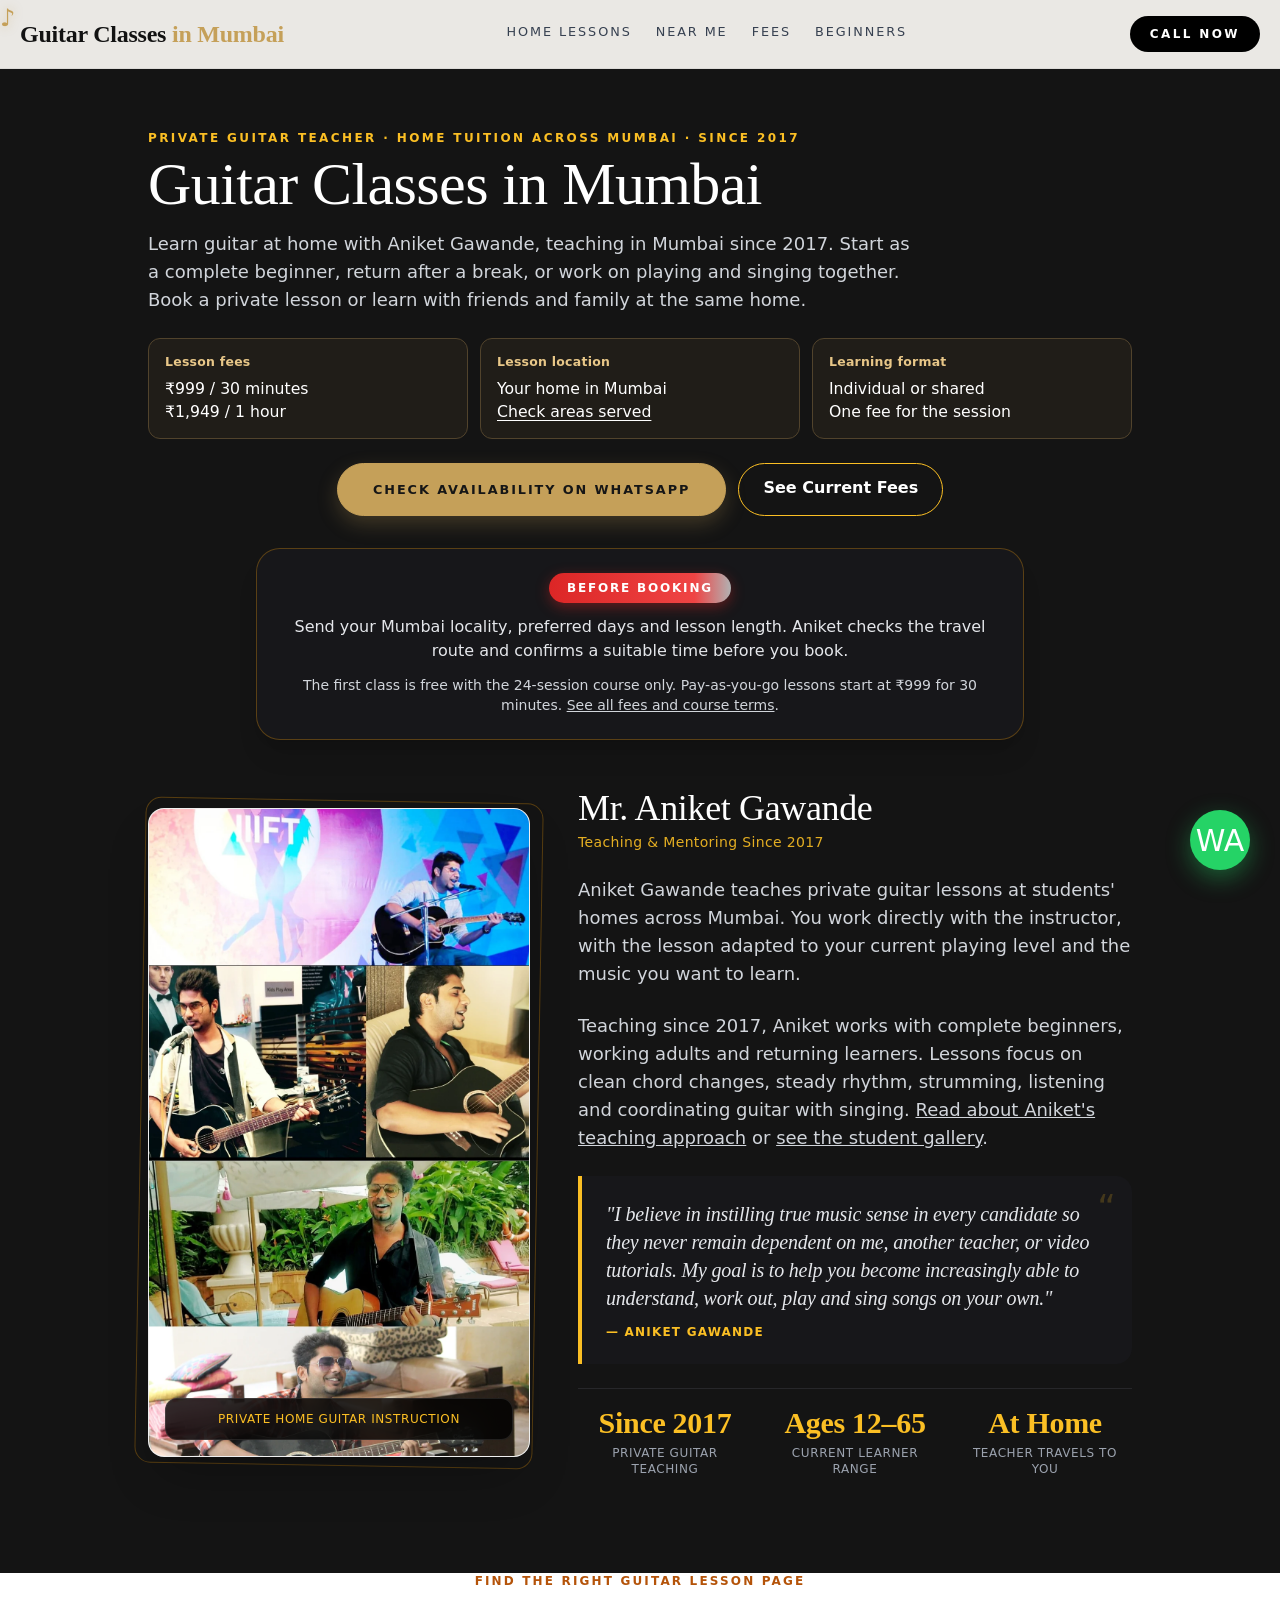
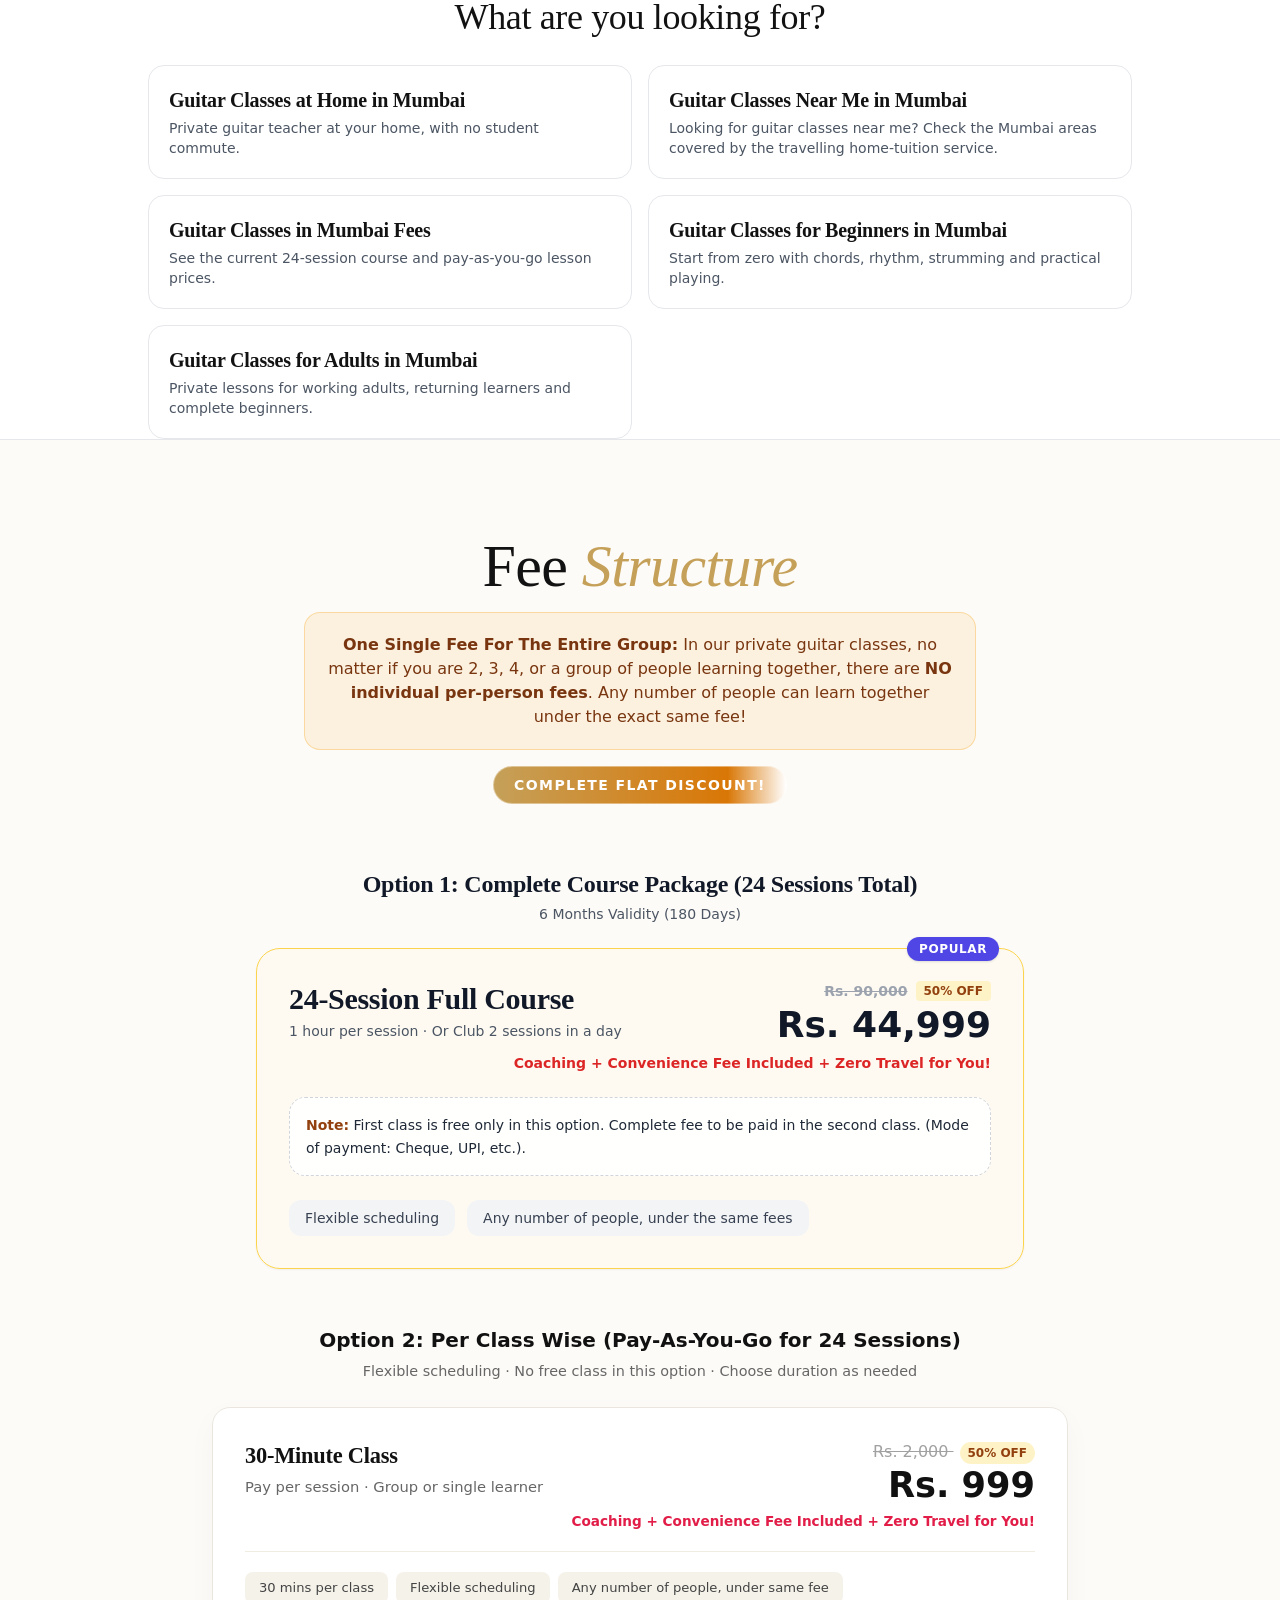
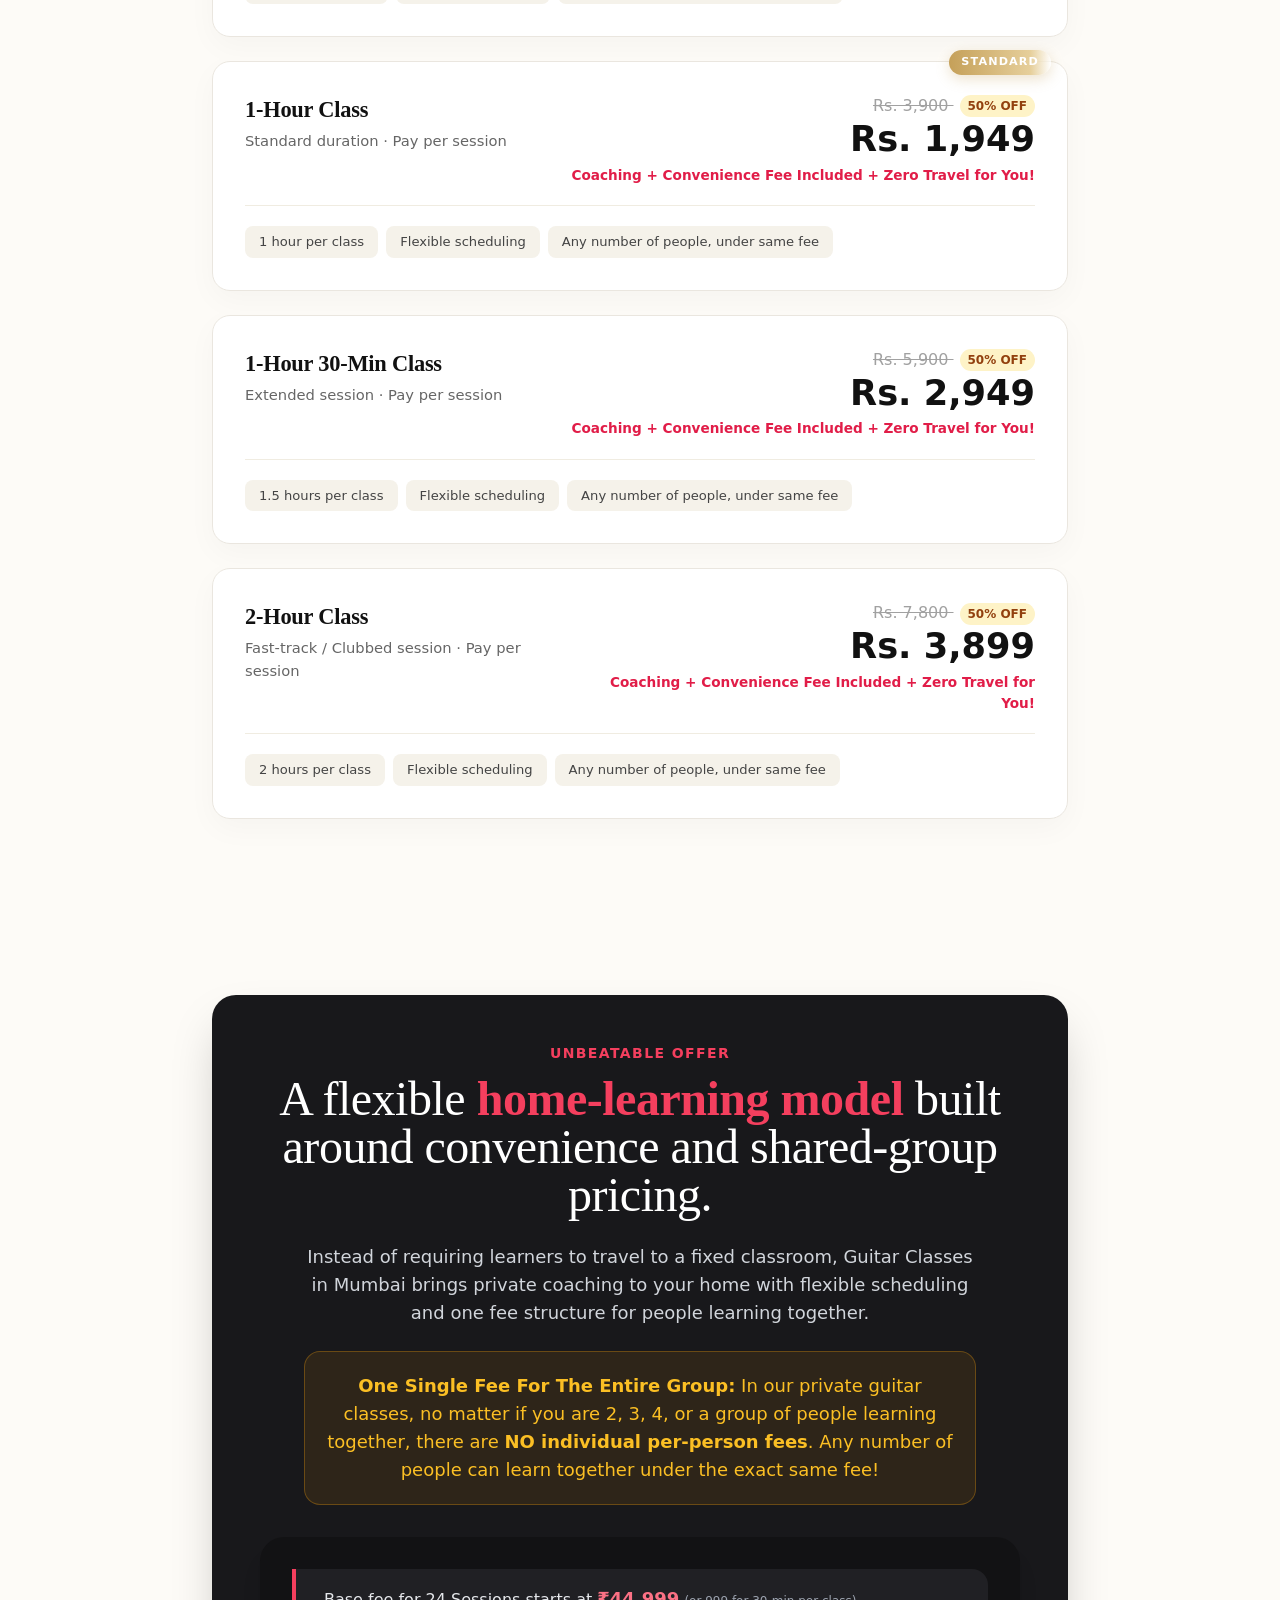
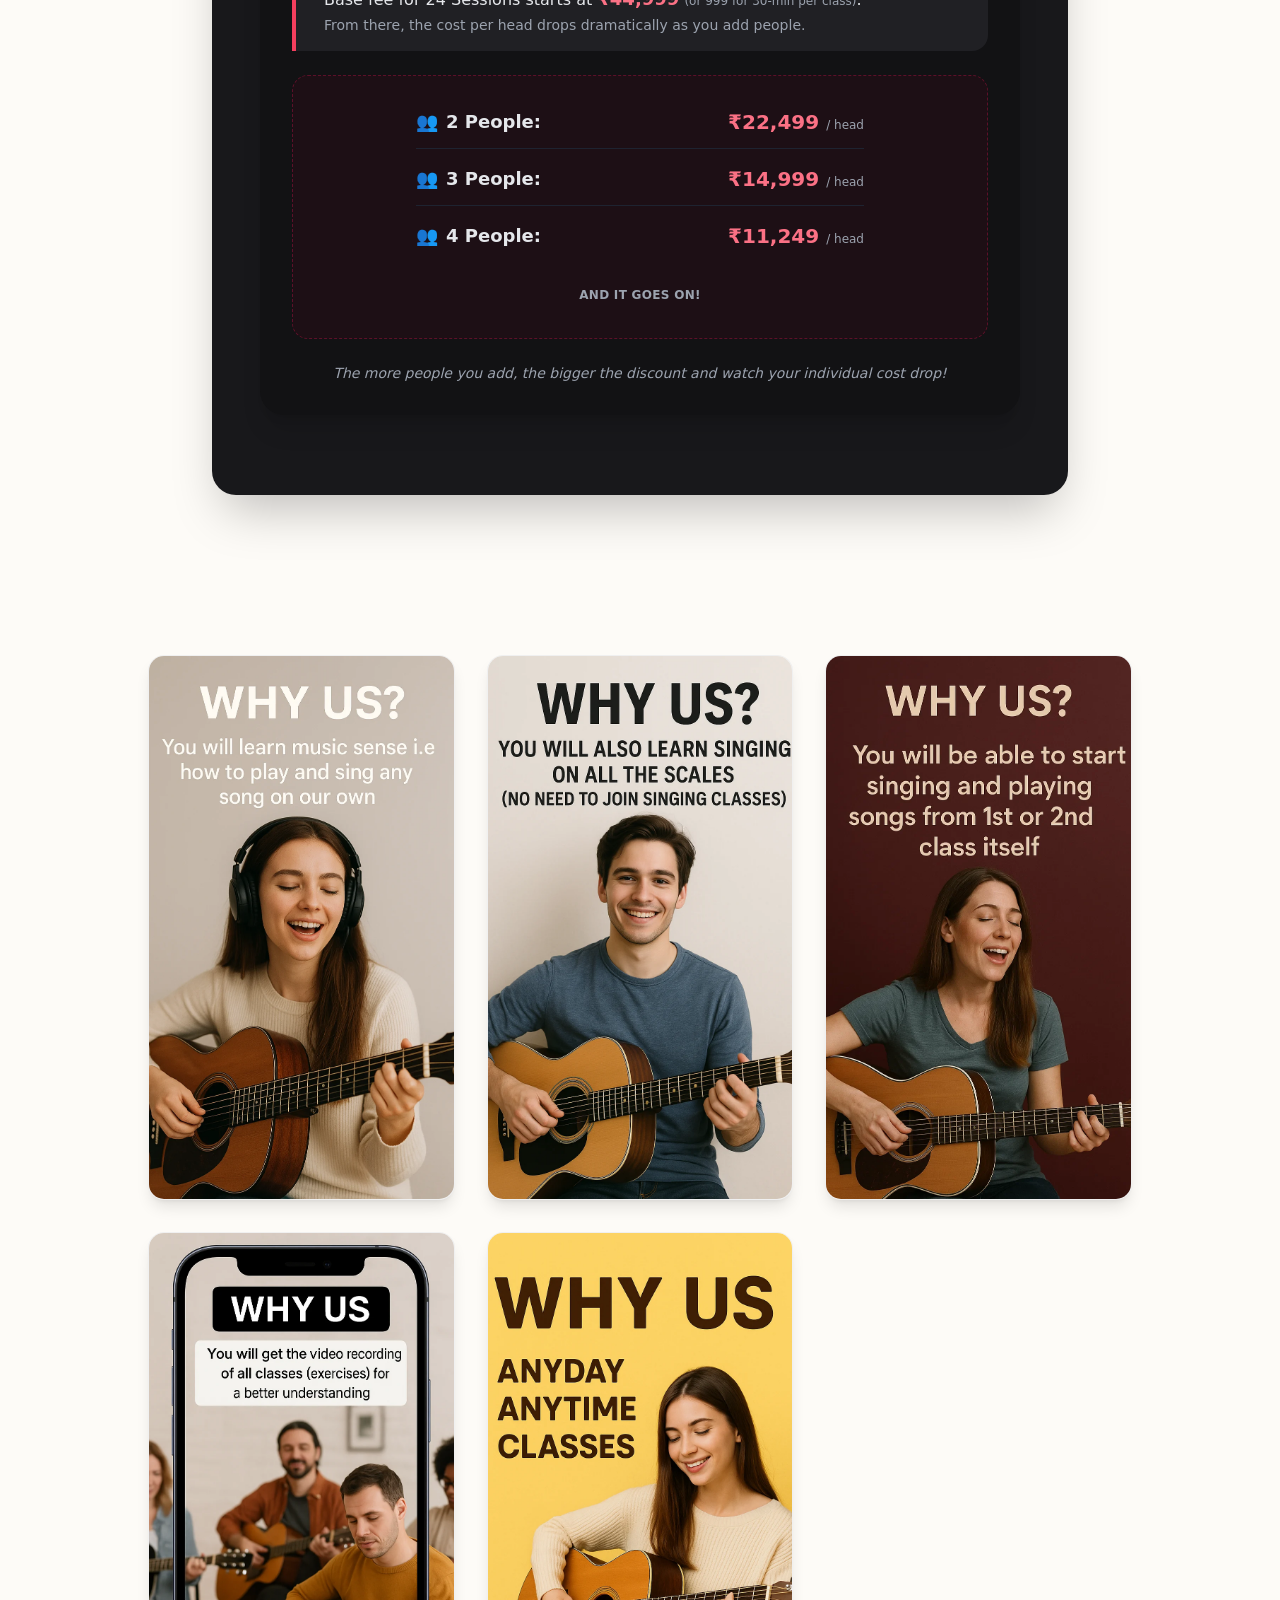
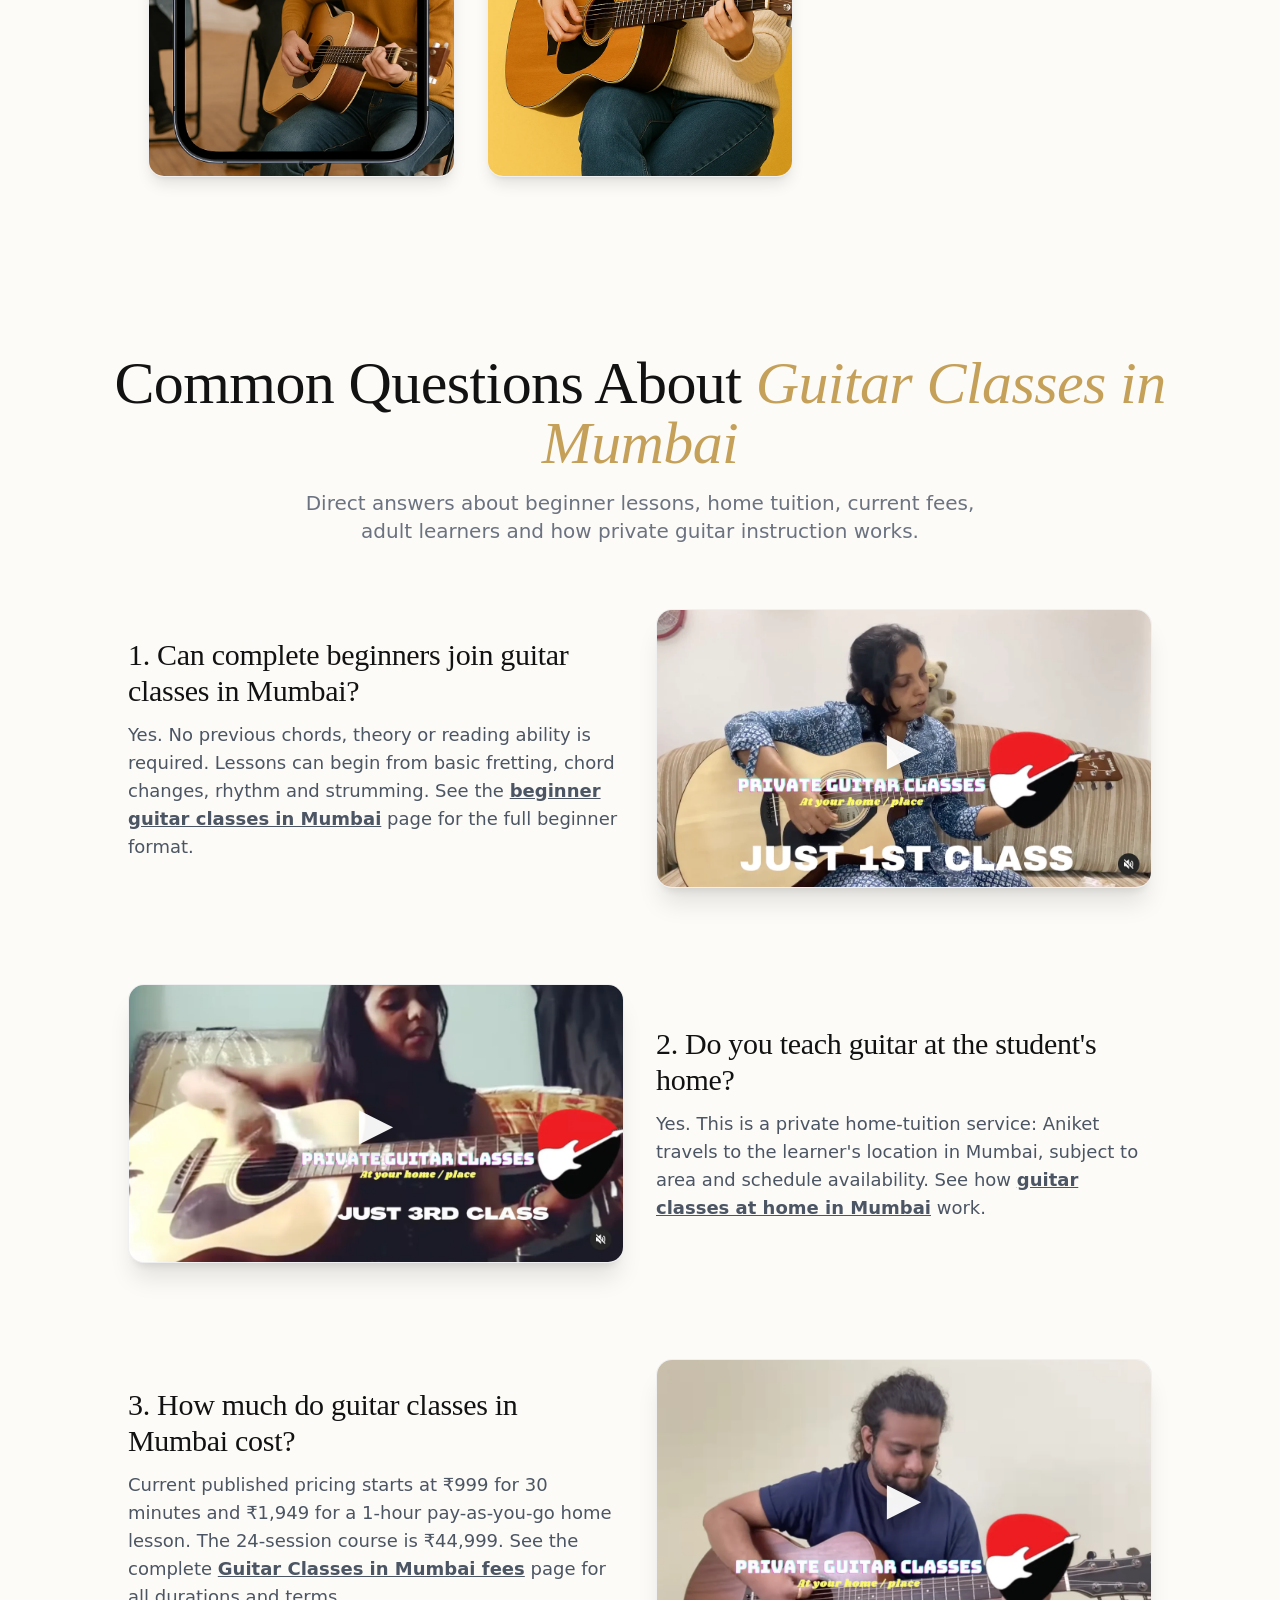
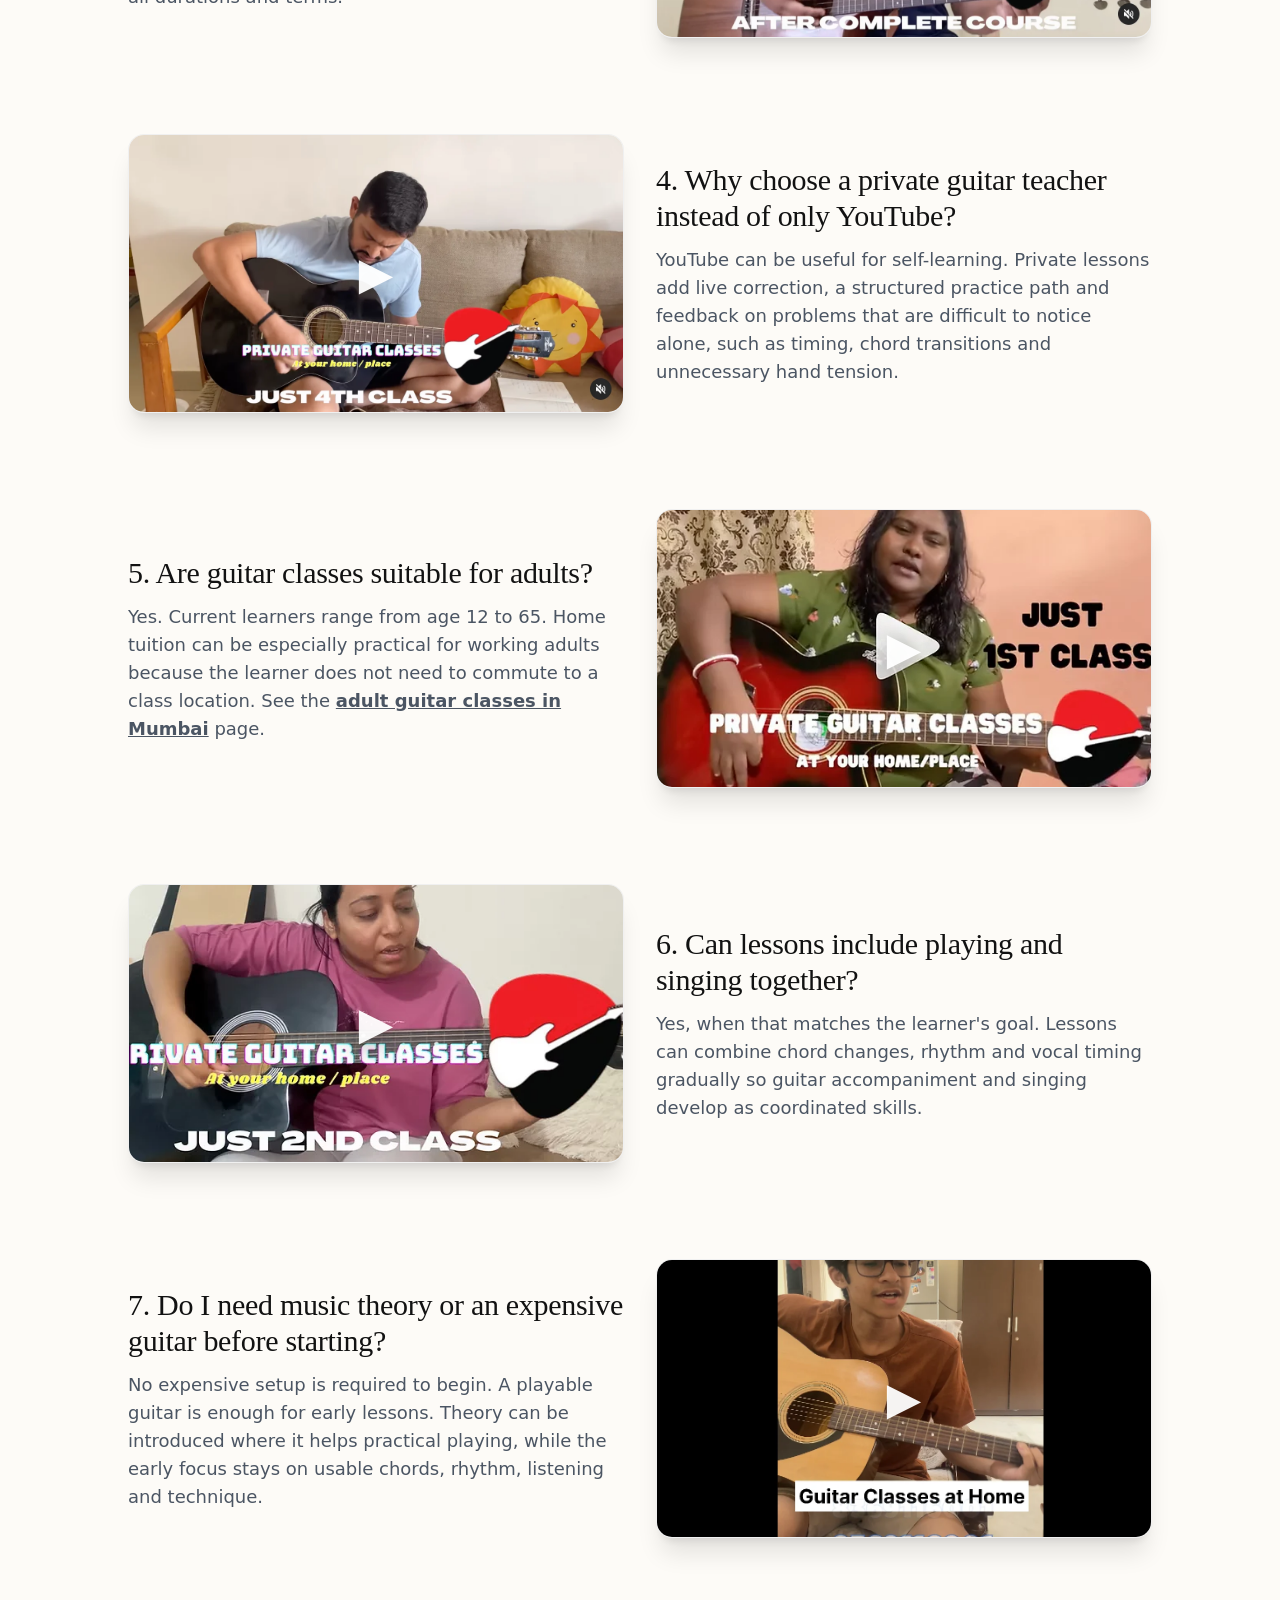
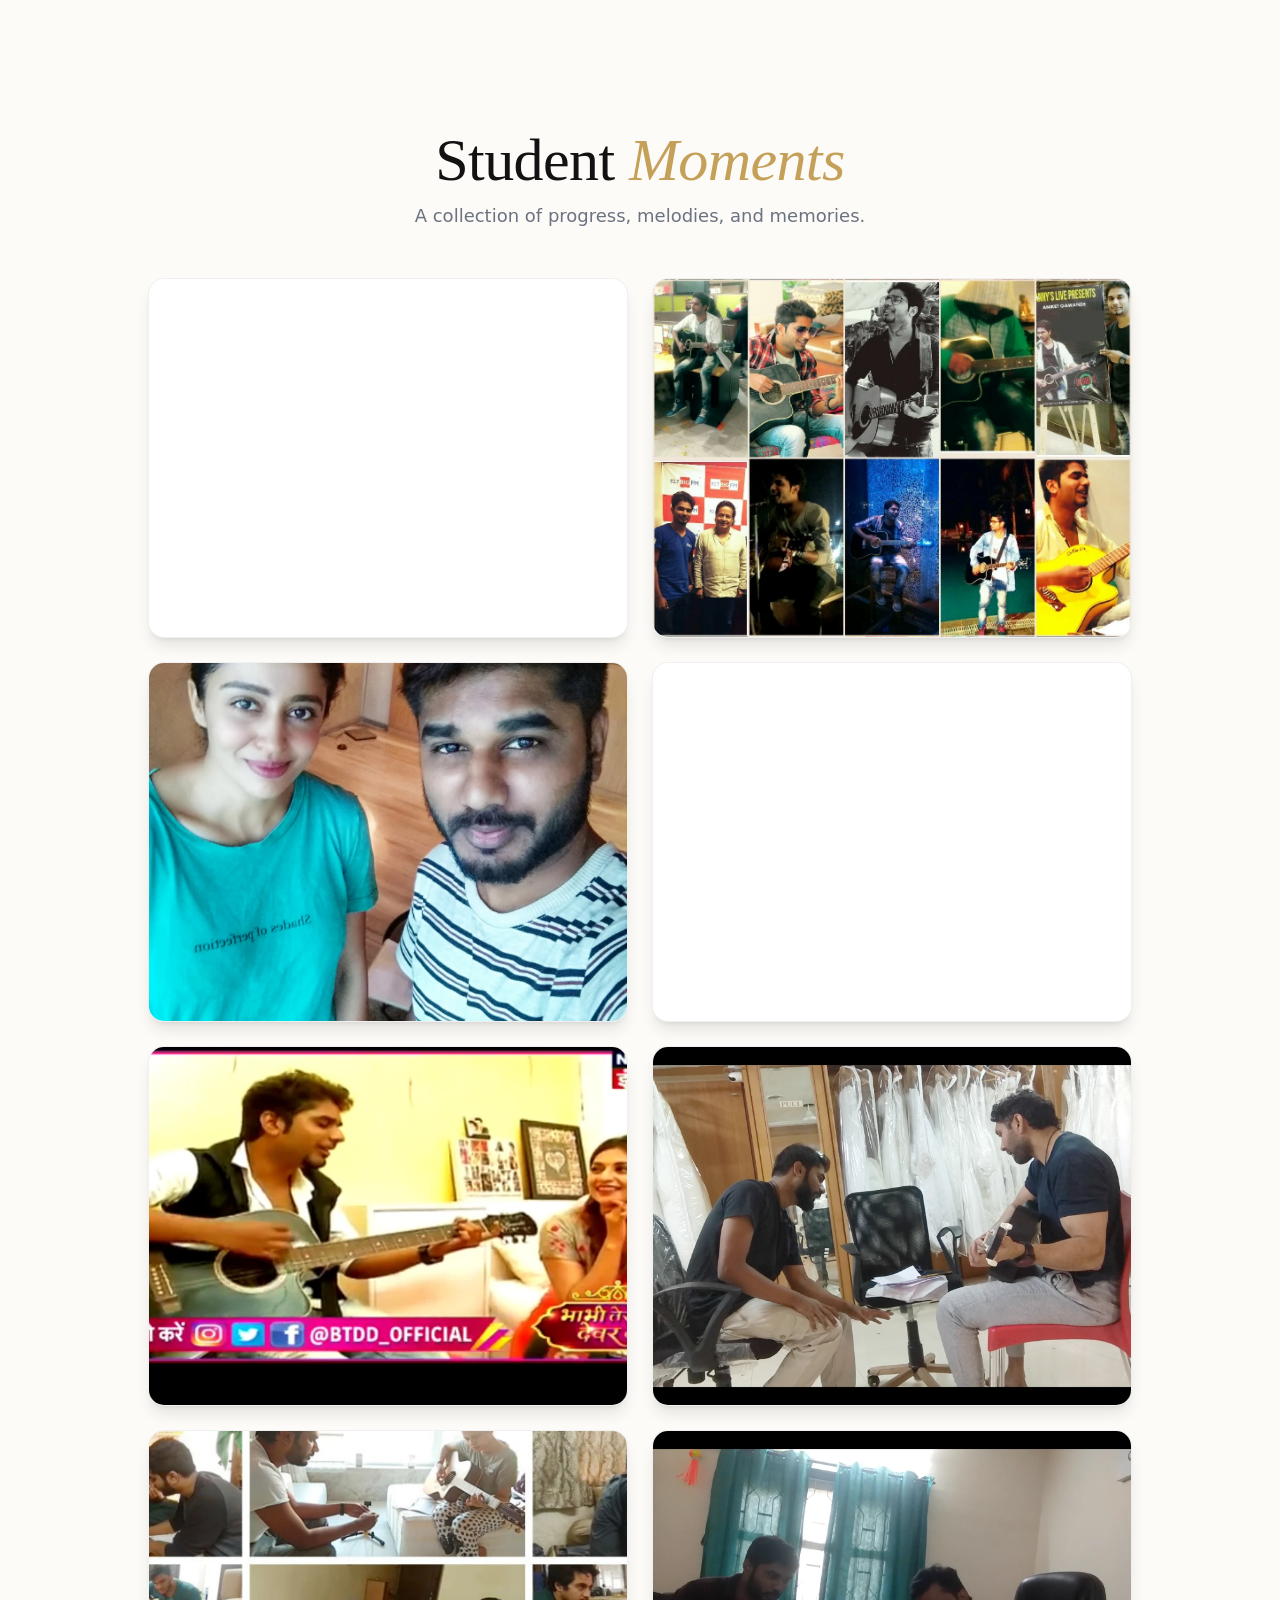
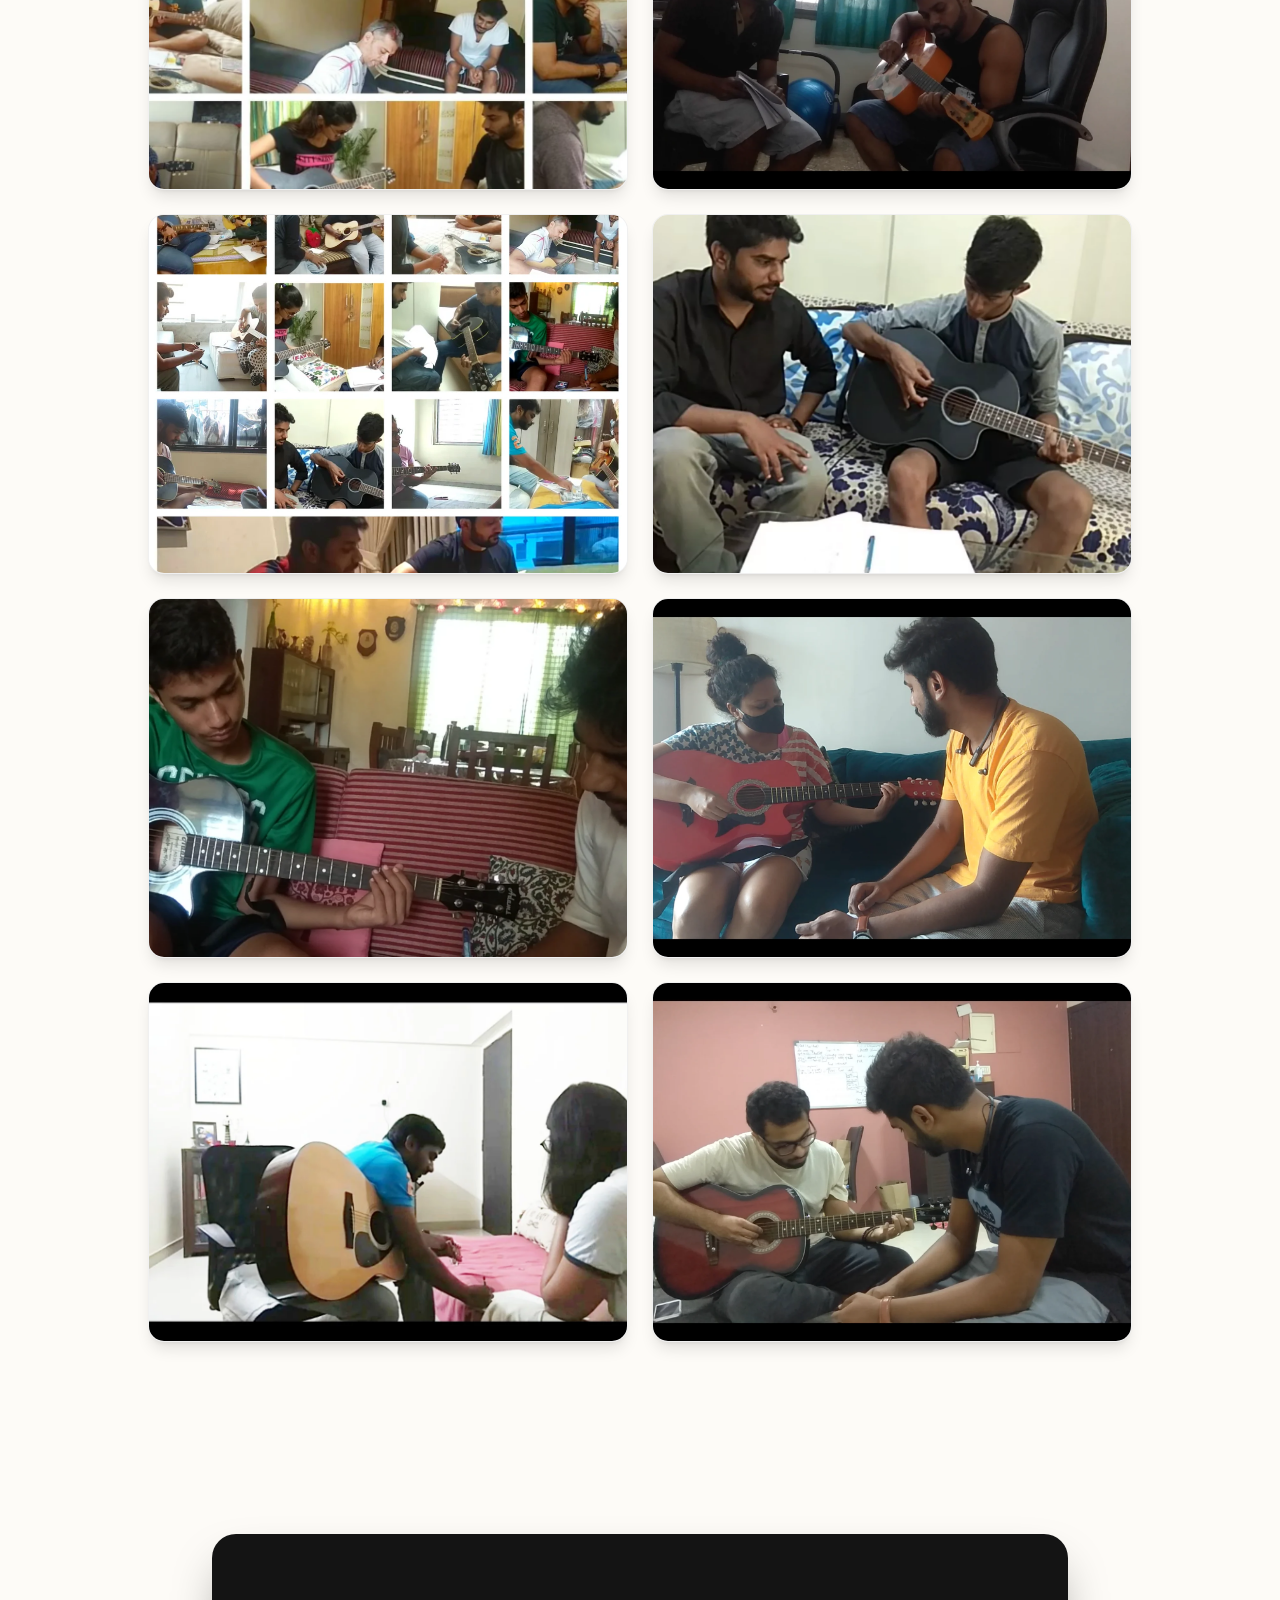
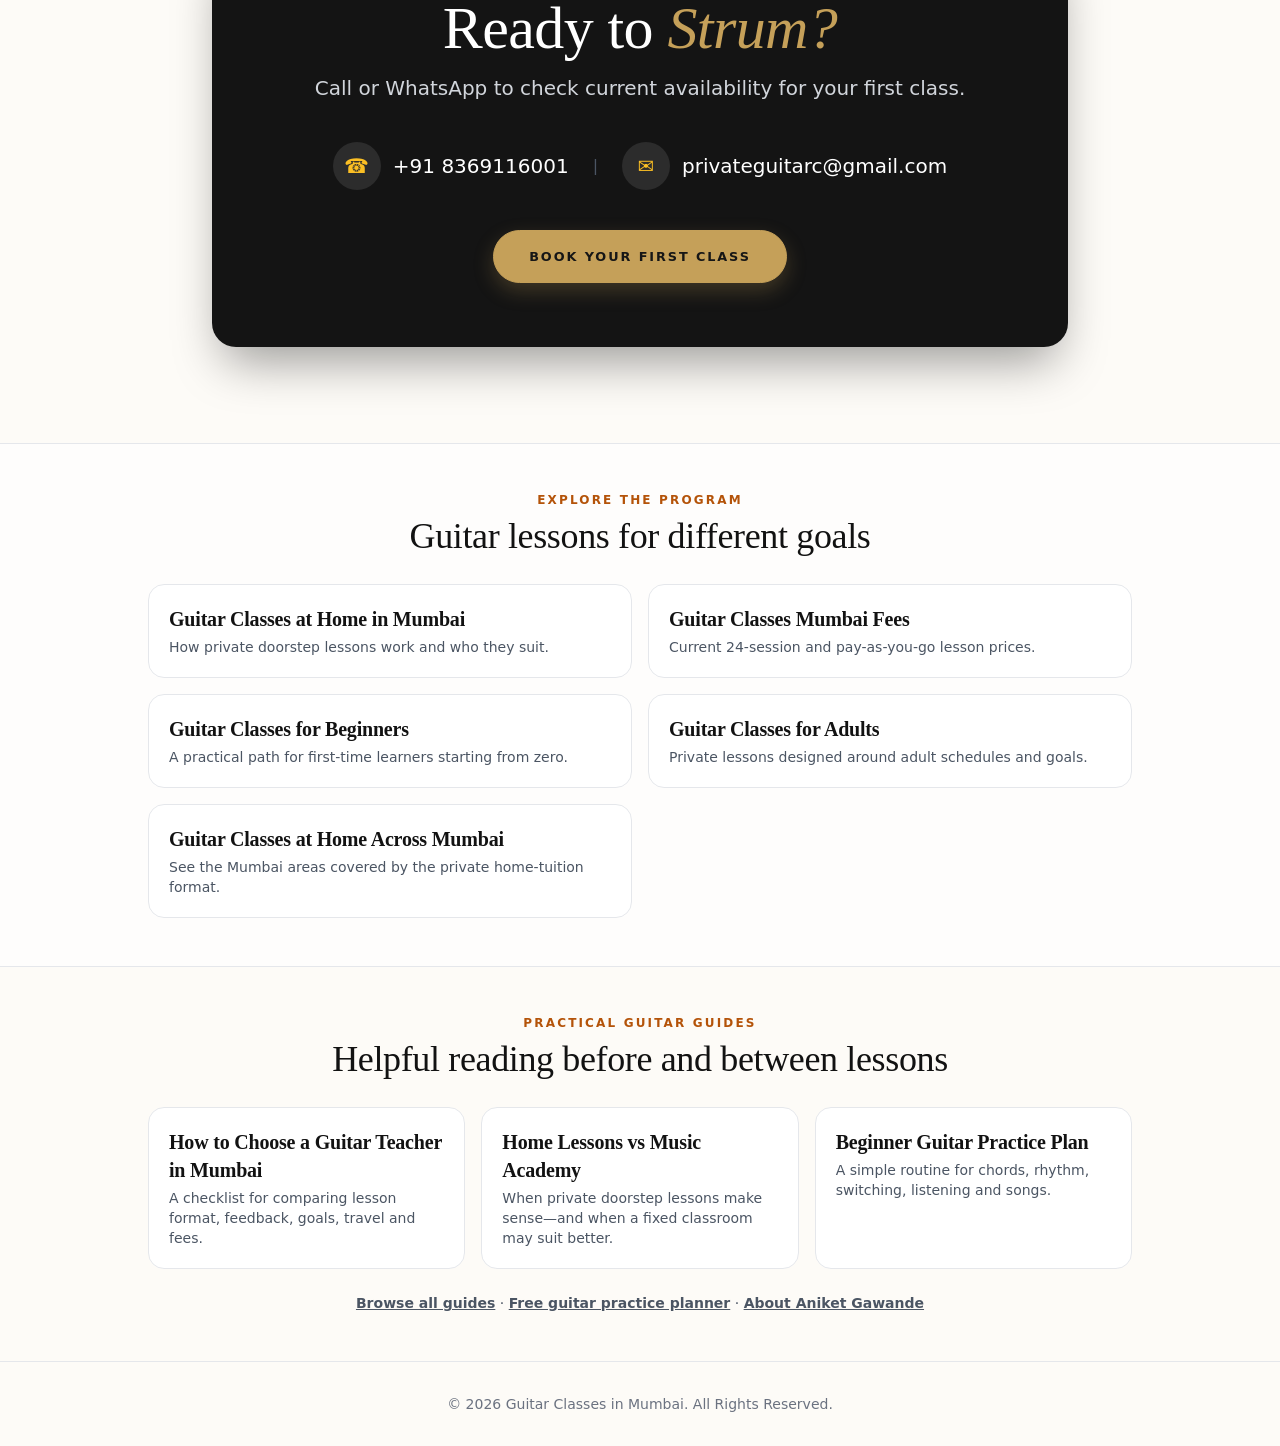
<file: index.html>
<!DOCTYPE html>
<html lang="en-IN">
<head>
    <meta charset="UTF-8">
    <meta name="viewport" content="width=device-width, initial-scale=1.0">
    
    <!-- Google Search Console Verification Tag -->
    <meta name="google-site-verification" content="YiFyJRCt1GnRHowxXNoNgzXFm8po6mnhCAFvVwfO8pI" />
    <meta name="google-site-verification" content="HcNgmx8LwGrW89bLODOLmGR5g_bjlMl_B7AHooq0gmo" />

    <!-- SEO Meta Tags -->
    <title>Guitar Classes in Mumbai | Home Lessons from ₹999</title>
    <meta name="description" content="Learn guitar at home in Mumbai with Aniket Gawande, teaching since 2017. Beginner and adult lessons from ₹999/30 minutes. See fees and check your area.">
    <meta name="robots" content="index, follow, max-image-preview:large, max-snippet:-1, max-video-preview:-1">
    <meta name="author" content="Aniket Gawande">
    <link rel="canonical" href="https://guitar-classes-in-mumbai.vercel.app/">
    <link rel="alternate" hreflang="en-IN" href="https://guitar-classes-in-mumbai.vercel.app/">
    <link rel="icon" href="/favicon.svg" type="image/svg+xml" sizes="any">
    <meta name="theme-color" content="#111114">

    <!-- Open Graph / Social Media Preview Tags -->
    <meta property="og:title" content="Guitar Classes in Mumbai | Home Lessons from ₹999">
    <meta property="og:description" content="Private guitar classes across Mumbai with Aniket Gawande, teaching since 2017. Lessons take place at the learner’s home.">
    <meta property="og:type" content="website">
    <meta property="og:site_name" content="Guitar Classes in Mumbai">
    <meta property="og:url" content="https://guitar-classes-in-mumbai.vercel.app/">
    <meta property="og:image" content="https://guitar-classes-in-mumbai.vercel.app/AG.png">
    <meta property="og:image:alt" content="Aniket Gawande, guitar instructor in Mumbai">
    <meta name="twitter:card" content="summary_large_image">
    <meta name="twitter:title" content="Guitar Classes in Mumbai | Home Lessons from ₹999">
    <meta name="twitter:description" content="Private guitar classes across Mumbai with Aniket Gawande, teaching since 2017. Lessons take place at the learner’s home.">
    <meta name="twitter:image" content="https://guitar-classes-in-mumbai.vercel.app/AG.png">

    <!-- Structured Data -->
    <script type="application/ld+json">
    {
      "@context": "https://schema.org",
      "@graph": [
        {
          "@type": "WebSite",
          "@id": "https://guitar-classes-in-mumbai.vercel.app/#website",
          "url": "https://guitar-classes-in-mumbai.vercel.app/",
          "name": "Guitar Classes in Mumbai",
          "alternateName": "Private Guitar Classes",
          "inLanguage": "en-IN"
        },
        {
          "@type": "EducationalOrganization",
          "@id": "https://guitar-classes-in-mumbai.vercel.app/#organization",
          "name": "Guitar Classes in Mumbai",
          "url": "https://guitar-classes-in-mumbai.vercel.app/",
          "foundingDate": "2017",
          "description": "Private guitar lessons and home tuition across Mumbai.",
          "image": "https://guitar-classes-in-mumbai.vercel.app/AG.png",
          "telephone": "+918369116001",
          "email": "privateguitarc@gmail.com",
          "founder": { "@id": "https://guitar-classes-in-mumbai.vercel.app/#aniket-gawande" },
          "areaServed": { "@type": "City", "name": "Mumbai" },
          "knowsAbout": ["Guitar lessons", "Acoustic guitar", "Electric guitar", "Music theory", "Home tuition"],
          "priceRange": "₹₹",
          "sameAs": [
            "https://www.exportersindia.com/guitar-classes-mumbai-mumbai/"
          ]
        },
        {
          "@type": "Person",
          "@id": "https://guitar-classes-in-mumbai.vercel.app/#aniket-gawande",
          "name": "Aniket Gawande",
          "url": "https://guitar-classes-in-mumbai.vercel.app/about-aniket-gawande-guitar-instructor-mumbai/",
          "jobTitle": "Guitar Instructor",
          "worksFor": { "@id": "https://guitar-classes-in-mumbai.vercel.app/#organization" }
        },
        {
          "@type": "Service",
          "@id": "https://guitar-classes-in-mumbai.vercel.app/#private-guitar-lessons",
          "name": "Private Guitar Classes in Mumbai",
          "serviceType": "Private guitar teacher and home guitar tuition",
          "provider": { "@id": "https://guitar-classes-in-mumbai.vercel.app/#organization" },
          "areaServed": { "@type": "City", "name": "Mumbai" },
          "url": "https://guitar-classes-in-mumbai.vercel.app/"
        }
      ]
    }
    </script>

    <!-- External Assets & Stylesheets -->
    <link rel="stylesheet" href="/tailwind.min.css">
    <link rel="preload" as="image" href="/AG.webp" type="image/webp" fetchpriority="high">

    <style>
        :root {
            --bg-cream: #FDFBF7;
            --bg-card: #FFFFFF;
            --text-dark: #121212;
            --text-muted: #555555;
            --accent-gold: #C5A059;
            --accent-gold-light: #E6CF9B;
        }

        html {
            scroll-behavior: smooth;
        }

        @media (max-width: 767px) {
            .cursor-note { display: none; }
        }

        body {
            font-family: system-ui,-apple-system,BlinkMacSystemFont,'Segoe UI',sans-serif;
            background-color: var(--bg-cream);
            color: var(--text-dark);
            font-weight: 400;
            overflow-x: hidden;
            position: relative;
        }

        h1, h2, h3, h4, .font-serif {
            font-family: Georgia,'Times New Roman',serif !important;
            letter-spacing: -0.01em;
        }

        /* Floating Background Symbols */
        .bg-symbols {
            position: fixed;
            top: 0;
            left: 0;
            width: 100%;
            height: 100%;
            z-index: 0;
            pointer-events: none;
            overflow: hidden;
        }
        .bg-symbol {
            position: absolute;
            color: var(--accent-gold);
            user-select: none;
        }

        @keyframes drift1 { 0% { transform: translate(0, 0) rotate(0deg); } 50% { transform: translate(40px, 30px) rotate(180deg); } 100% { transform: translate(0, 0) rotate(360deg); } }
        @keyframes drift2 { 0% { transform: translate(0, 0) rotate(0deg); } 50% { transform: translate(-30px, 50px) rotate(-180deg); } 100% { transform: translate(0, 0) rotate(-360deg); } }
        @keyframes drift3 { 0% { transform: translate(0, 0) rotate(0deg); } 50% { transform: translate(25px, -40px) rotate(90deg); } 100% { transform: translate(0, 0) rotate(180deg); } }
        @keyframes drift4 { 0% { transform: translate(0, 0) rotate(0deg); } 50% { transform: translate(-45px, -20px) rotate(-90deg); } 100% { transform: translate(0, 0) rotate(-180deg); } }

        .cursor-note {
            position: fixed;
            pointer-events: none;
            z-index: 9999;
            font-size: 24px;
            color: var(--accent-gold);
            text-shadow: 0 0 10px rgba(197, 160, 89, 0.5);
            transition: transform 0.1s ease-out;
            user-select: none;
        }

        .nav-glass {
            background: rgba(253, 251, 247, 0.92);
            backdrop-filter: blur(16px);
            -webkit-backdrop-filter: blur(16px);
            border-bottom: 1px solid rgba(0,0,0,0.06);
        }

        .nav-link {
            position: relative;
            padding-bottom: 4px;
            color: #374151;
            transition: color 0.3s ease;
            font-size: 0.8rem;
            letter-spacing: 0.15em;
        }
        .nav-link::after {
            content: '';
            position: absolute;
            width: 0;
            height: 1.5px;
            bottom: 0;
            left: 0;
            background-color: var(--accent-gold);
            transition: width 0.3s ease;
        }
        .nav-link:hover {
            color: var(--accent-gold);
        }
        .nav-link:hover::after {
            width: 100%;
        }

        .btn-gold {
            background-color: var(--accent-gold);
            color: #ffffff;
            font-size: 0.8rem;
            font-weight: 600;
            letter-spacing: 0.15em;
            text-transform: uppercase;
            padding: 1rem 2.2rem;
            border-radius: 9999px;
            transition: all 0.3s cubic-bezier(0.4, 0, 0.2, 1);
            border: 1px solid var(--accent-gold);
            display: inline-block;
            box-shadow: 0 8px 20px rgba(197, 160, 89, 0.25);
        }
        .btn-gold:hover {
            background-color: transparent;
            color: var(--accent-gold);
            box-shadow: 0 12px 28px rgba(197, 160, 89, 0.35);
        }

        /* Responsive Uniform Media Cards */
        .media-card {
            overflow: hidden;
            position: relative;
            background: #ffffff;
            border: 1px solid rgba(0,0,0,0.06);
        }
        .media-card img, .media-card video {
            width: 100%;
            height: 100%;
            object-fit: cover;
            transition: transform 0.7s cubic-bezier(0.22, 1, 0.36, 1);
        }
        .media-card:hover img, .media-card:hover video {
            transform: scale(1.03);
        }

        .play-icon {
            position: absolute;
            top: 50%;
            left: 50%;
            transform: translate(-50%, -50%);
            font-size: 2.8rem;
            color: rgba(255,255,255,0.95);
            filter: drop-shadow(0 4px 12px rgba(0,0,0,0.4));
            transition: all 0.3s ease;
            pointer-events: none;
        }
        .media-card:hover .play-icon {
            transform: translate(-50%, -50%) scale(1.1);
            color: var(--accent-gold);
        }

        /* Pricing Block */
        .plan-block { padding-top: 24px; margin-top: 24px; }
        .section-label { font-size: 1.25rem; font-weight: 600; color: #111; text-align: center; margin-bottom: 6px; }
        .validity-note { text-align: center; font-size: 0.9rem; color: #666; margin-bottom: 24px; }
        
        .big-plan-card { 
            background: #ffffff; 
            border: 1px solid #EAE6DF; 
            border-radius: 18px; 
            padding: 24px; 
            position: relative; 
            box-shadow: 0 10px 30px rgba(0,0,0,0.03); 
            transition: all 0.3s ease; 
        }
        @media (min-width: 640px) {
            .big-plan-card { padding: 32px; }
        }
        .big-plan-card:hover { 
            transform: translateY(-3px); 
            box-shadow: 0 20px 45px rgba(0,0,0,0.07); 
            border-color: var(--accent-gold); 
        }

        .bpc-top { display: flex; flex-direction: column; gap: 16px; }
        @media (min-width: 640px) {
            .bpc-top { flex-direction: row; justify-content: space-between; align-items: flex-start; }
        }
        .bpc-name { font-size: 1.4rem; font-weight: 600; color: #111; margin-bottom: 4px; }
        .bpc-classes { font-size: 0.92rem; color: #666; line-height: 1.5; }
        .bpc-right { text-align: left; }
        @media (min-width: 640px) {
            .bpc-right { text-align: right; }
        }
        .bpc-original { font-size: 1rem; color: #a1a1a1; text-decoration: line-through; margin-bottom: 2px; }
        .bpc-discount-badge { display: inline-block; background: #fef3c7; color: #92400e; font-size: 0.75rem; font-weight: 700; padding: 2px 8px; border-radius: 20px; margin-left: 6px; vertical-align: middle; }
        .bpc-price { font-size: 2.2rem; font-weight: 700; color: #111; line-height: 1.1; }
        .bpc-convenience-note { font-size: 0.85rem; color: #E11D48; font-weight: 600; margin-top: 6px; }
        .bpc-divider { border: none; border-top: 1px solid #f0ECE1; margin: 20px 0; }
        .bpc-bottom { display: flex; flex-wrap: wrap; gap: 8px; align-items: center; }
        .bpc-tag { font-size: 0.82rem; color: #444; background: #F5F2EA; border-radius: 8px; padding: 6px 14px; font-weight: 500; }

        @keyframes shine { 0% { background-position: -200% center; } 100% { background-position: 200% center; } }
        
        @keyframes pulse-glow {
            0%, 100% { 
                transform: scale(1); 
                box-shadow: 0 4px 14px rgba(197, 160, 89, 0.35); 
            }
            50% { 
                transform: scale(1.05); 
                box-shadow: 0 8px 22px rgba(197, 160, 89, 0.65); 
            }
        }

        .flat-discount-badge {
            display: inline-block;
            color: #ffffff;
            font-weight: 700;
            text-transform: uppercase;
            letter-spacing: 0.1em;
            padding: 8px 20px;
            border-radius: 9999px;
            background: linear-gradient(90deg, #C5A059 0%, #D97706 40%, #ffffffaa 50%, #D97706 60%, #C5A059 100%);
            background-size: 200% auto;
            animation: shine 2.5s linear infinite, pulse-glow 2s ease-in-out infinite;
            border: 1px solid rgba(255, 255, 255, 0.4);
        }

        .disclaimer-badge { 
            display: inline-block; 
            font-size: 0.75rem; 
            font-weight: 800; 
            letter-spacing: 0.15em; 
            padding: 6px 18px; 
            border-radius: 20px; 
            text-transform: uppercase; 
            color: #fff; 
            background: linear-gradient(90deg, #DC2626 0%, #EF4444 40%, #ffffffaa 50%, #EF4444 60%, #DC2626 100%); 
            background-size: 200% auto; 
            animation: shine 3s linear infinite; 
            box-shadow: 0 4px 14px rgba(220, 38, 38, 0.4);
        }

        .popular-badge { 
            position: absolute; 
            top: -12px; 
            right: 16px; 
            font-size: 0.7rem; 
            font-weight: 700; 
            letter-spacing: 0.1em; 
            padding: 4px 12px; 
            border-radius: 20px; 
            text-transform: uppercase; 
            color: #fff; 
            background: linear-gradient(90deg, #534AB7 0%, #8172F8 40%, #ffffffaa 50%, #8172F8 60%, #534AB7 100%); 
            background-size: 200% auto; 
            animation: shine 3s linear infinite; 
            box-shadow: 0 4px 12px rgba(83, 74, 183, 0.3);
        }
        .standard-badge { 
            position: absolute; 
            top: -12px; 
            right: 16px; 
            font-size: 0.7rem; 
            font-weight: 700; 
            letter-spacing: 0.1em; 
            padding: 4px 12px; 
            border-radius: 20px; 
            text-transform: uppercase; 
            color: #fff; 
            background: linear-gradient(90deg, #C5A059 0%, #E6CF9B 40%, #ffffffaa 50%, #E6CF9B 60%, #C5A059 100%); 
            background-size: 200% auto; 
            animation: shine 3s linear infinite; 
            box-shadow: 0 4px 14px rgba(197, 160, 89, 0.3);
        }

        .wa-float { 
            position: fixed; 
            bottom: 24px; 
            right: 20px; 
            background-color: #25D366; 
            color: white; 
            width: 52px; 
            height: 52px; 
            border-radius: 50%; 
            display: flex; 
            align-items: center; 
            justify-content: center; 
            font-size: 26px; 
            z-index: 999; 
            box-shadow: 0 8px 24px rgba(37, 211, 102, 0.4); 
            transition: transform 0.3s ease; 
        }
        @media (min-width: 768px) {
            .wa-float { width: 60px; height: 60px; font-size: 30px; bottom: 30px; right: 30px; }
        }
        .wa-float:hover { transform: scale(1.1); }
        
        section { scroll-margin-top: 80px; }
        .first-section { padding-top: 100px; }
        @media (min-width: 768px) {
            .first-section { padding-top: 130px; }
        }
        
        .cta-block { 
            background: #141414; 
            color: #FDFBF7; 
            border-radius: 24px; 
            box-shadow: 0 25px 50px -12px rgba(0,0,0,0.4); 
        }

        /* Mobile Drawer Menu */
        #mobile-menu {
            transition: all 0.3s ease-in-out;
            opacity: 0;
            pointer-events: none;
            transform: translateY(-10px);
        }
        #mobile-menu.active {
            opacity: 1;
            pointer-events: auto;
            transform: translateY(0);
        }
    </style>
  <link rel="stylesheet" href="/site.css">
</head>
<body>
  <a class="skip-link" href="#main-content">Skip to content</a>

    <div id="bg-symbols" class="bg-symbols"></div>
    <div id="cursor" class="cursor-note">♪</div>

    <a href="https://wa.me/918369116001" target="_blank" class="wa-float" aria-label="Chat on WhatsApp">
        <span aria-hidden="true">WA</span>
    </a>

    <!-- Header Navigation -->
    <nav class="fixed top-0 w-full z-50 nav-glass">
        <div class="container mx-auto px-5 py-4 flex justify-between items-center">
            <a href="#founder" class="text-xl md:text-2xl font-serif font-semibold text-dark tracking-wide">
                Guitar Classes <span style="color: var(--accent-gold);">in Mumbai</span>
            </a>
            
            <!-- Desktop Nav Links -->
            <div class="home-nav-links hidden md:flex items-center space-x-6 font-medium">
                <a href="/home-guitar-classes-mumbai/" class="nav-link">HOME LESSONS</a>
                <a href="/areas-we-serve-mumbai/" class="nav-link">NEAR ME</a>
                <a href="/guitar-classes-mumbai-fees/" class="nav-link">FEES</a>
                <a href="/guitar-classes-for-beginners-mumbai/" class="nav-link">BEGINNERS</a>
            </div>

            <div class="hidden md:flex items-center">
                <a href="tel:+918369116001" class="text-xs uppercase tracking-[0.2em] font-semibold text-white bg-black px-5 py-2.5 rounded-full hover:bg-gray-800 transition-all">
                    Call Now
                </a>
            </div>

            <!-- Mobile Hamburger Button -->
            <button id="menu-btn" class="md:hidden text-2xl text-dark focus:outline-none p-1" aria-label="Toggle navigation" aria-expanded="false" aria-controls="mobile-menu">
                <span aria-hidden="true">☰</span>
            </button>
        </div>

        <!-- Mobile Menu Overlay -->
        <div id="mobile-menu" inert class="md:hidden absolute top-full left-0 w-full bg-white/95 backdrop-blur-md border-b border-gray-200 py-6 px-6 shadow-xl">
            <div class="flex flex-col space-y-4 text-center font-medium tracking-widest text-sm">
                <a href="/home-guitar-classes-mumbai/" class="py-2 hover:text-amber-600 mobile-nav-item">HOME LESSONS</a>
                <a href="/areas-we-serve-mumbai/" class="py-2 hover:text-amber-600 mobile-nav-item">GUITAR CLASSES NEAR ME</a>
                <a href="/guitar-classes-mumbai-fees/" class="py-2 hover:text-amber-600 mobile-nav-item">FEES</a>
                <a href="/guitar-classes-for-beginners-mumbai/" class="py-2 hover:text-amber-600 mobile-nav-item">BEGINNERS</a>
                <a href="/guitar-classes-for-adults-mumbai/" class="py-2 hover:text-amber-600 mobile-nav-item">ADULTS</a>
                <a href="tel:+918369116001" class="btn-gold text-center py-3 mt-2">Call Now</a>
            </div>
        </div>
    </nav>

    <div class="content-layer relative z-10">
      <main id="main-content">
        
        <!-- 1. FOUNDER & TEACHER SECTION (HERO TOP SECTION) -->
        <section id="founder" class="first-section pb-16 md:pb-24 bg-[#141414] text-white relative overflow-hidden">
            <div class="container mx-auto px-5 max-w-5xl relative z-10">
                
                <div class="text-center md:text-left mb-8">
                    <p class="text-amber-400 uppercase tracking-[0.2em] text-xs font-semibold mb-2">Private Guitar Teacher · Home Tuition Across Mumbai · Since 2017</p>
                    <h1 class="text-4xl md:text-6xl font-serif text-white">Guitar Classes in Mumbai</h1>
                    <p class="text-gray-300 text-base md:text-lg leading-relaxed mt-4 max-w-3xl">
                        Learn guitar at home with Aniket Gawande, teaching in Mumbai since 2017. Start as a complete beginner, return after a break, or work on playing and singing together. Book a private lesson or learn with friends and family at the same home.
                    </p>
                    <dl class="lesson-summary">
                        <div><dt>Lesson fees</dt><dd>₹999 / 30 minutes<br>₹1,949 / 1 hour</dd></div>
                        <div><dt>Lesson location</dt><dd>Your home in Mumbai<br><a href="/areas-we-serve-mumbai/">Check areas served</a></dd></div>
                        <div><dt>Learning format</dt><dd>Individual or shared<br>One fee for the session</dd></div>
                    </dl>
                    <div class="flex flex-col sm:flex-row gap-3 mt-6 justify-center md:justify-start">
                        <a href="https://wa.me/918369116001" class="btn-gold text-center px-6 py-3 rounded-full font-semibold">Check Availability on WhatsApp</a>
                        <a href="/guitar-classes-mumbai-fees/" class="border border-amber-400 text-amber-300 text-center px-6 py-3 rounded-full font-semibold hover:bg-amber-400/10 transition">See Current Fees</a>
                    </div>
                </div>

                <div class="mb-12 text-center">
                    <div class="bg-zinc-900/90 border border-amber-500/30 p-5 md:p-6 rounded-3xl shadow-xl max-w-3xl mx-auto">
                        <div class="mb-3">
                            <span class="disclaimer-badge">BEFORE BOOKING</span>
                        </div>
                        <p class="text-gray-200 text-sm md:text-base mb-3 font-medium leading-relaxed">
                            Send your Mumbai locality, preferred days and lesson length. Aniket checks the travel route and confirms a suitable time before you book.
                        </p>
                        <p class="text-gray-300 text-xs md:text-sm leading-relaxed">
                            The first class is free with the 24-session course only. Pay-as-you-go lessons start at ₹999 for 30 minutes. <a href="/guitar-classes-mumbai-fees/" class="underline">See all fees and course terms</a>.
                        </p>
                    </div>
                </div>

                <div class="grid grid-cols-1 md:grid-cols-12 gap-8 md:gap-12 items-center">
                    
                    <!-- Photo Container with Exact 1033x1757 Aspect Ratio -->
                    <div class="md:col-span-5" data-aos="fade-right">
                        <div class="relative mx-auto max-w-xs sm:max-w-sm md:max-w-none">
                            <div class="absolute -inset-2 rounded-2xl border border-amber-500/30 transform rotate-1 pointer-events-none"></div>
                            
                            <div class="media-card aspect-[1033/1757] rounded-2xl overflow-hidden bg-zinc-800 relative shadow-2xl">
                                <img src="AG.webp" width="1033" height="1757" alt="Aniket Gawande, private guitar instructor in Mumbai" fetchpriority="high" decoding="async" class="w-full h-full object-cover">
                                
                                <div class="absolute bottom-4 left-4 right-4 bg-black/80 backdrop-blur-md p-3 rounded-xl border border-white/10 text-center">
                                    <p class="text-xs text-amber-400 font-medium uppercase tracking-wider">Private Home Guitar Instruction</p>
                                </div>
                            </div>
                        </div>
                    </div>

                    <!-- Biography & Quote -->
                    <div class="md:col-span-7 space-y-6" data-aos="fade-left">
                        <div>
                            <h2 class="text-3xl md:text-4xl font-serif font-medium text-white mb-1">Mr. Aniket Gawande</h2>
                            <p class="text-amber-400/90 text-sm tracking-wide font-medium">Teaching & Mentoring Since 2017</p>
                        </div>

                        <p class="text-gray-300 text-base md:text-lg leading-relaxed font-light">
                            Aniket Gawande teaches private guitar lessons at students' homes across Mumbai. You work directly with the instructor, with the lesson adapted to your current playing level and the music you want to learn.
                        </p>

                        <p class="text-gray-300 text-base md:text-lg leading-relaxed font-light">
                            Teaching since 2017, Aniket works with complete beginners, working adults and returning learners. Lessons focus on clean chord changes, steady rhythm, strumming, listening and coordinating guitar with singing. <a href="/about-aniket-gawande-guitar-instructor-mumbai/" class="underline">Read about Aniket's teaching approach</a> or <a href="#gallery" class="underline">see the student gallery</a>.
                        </p>

                        <!-- High-End Quote Box -->
                        <div class="relative bg-zinc-900/90 border-l-4 border-amber-400 p-5 md:p-6 rounded-r-2xl my-6">
                            <span aria-hidden="true" class="text-amber-400/20 text-4xl absolute top-3 right-4">“</span>
                            <p class="font-serif italic text-lg md:text-xl text-gray-200 leading-snug mb-3 relative z-10">
                                "I believe in instilling true music sense in every candidate so they never remain dependent on me, another teacher, or video tutorials. My goal is to help you become increasingly able to understand, work out, play and sing songs on your own."
                            </p>
                            <p class="text-xs uppercase tracking-widest text-amber-400 font-semibold">— Aniket Gawande</p>
                        </div>

                        <!-- Stats Grid -->
                        <div class="grid grid-cols-3 gap-4 pt-4 border-t border-zinc-800 text-center">
                            <div>
                                <p class="text-2xl md:text-3xl font-serif font-bold text-amber-400">Since 2017</p>
                                <p class="text-xs text-gray-400 mt-1 uppercase tracking-wider">Private Guitar Teaching</p>
                            </div>
                            <div>
                                <p class="text-2xl md:text-3xl font-serif font-bold text-amber-400">Ages 12–65</p>
                                <p class="text-xs text-gray-400 mt-1 uppercase tracking-wider">Current Learner Range</p>
                            </div>
                            <div>
                                <p class="text-2xl md:text-3xl font-serif font-bold text-amber-400">At Home</p>
                                <p class="text-xs text-gray-400 mt-1 uppercase tracking-wider">Teacher Travels To You</p>
                            </div>
                        </div>

                    </div>

                </div>
            </div>
        </section>


        <section class="py-10 md:py-14 bg-white border-b border-gray-200" aria-labelledby="find-lesson-heading">
            <div class="container mx-auto px-5 max-w-5xl">
                <div class="text-center mb-7">
                    <p class="text-amber-700 uppercase tracking-[0.18em] text-xs font-semibold mb-2">Find the right guitar lesson page</p>
                    <h2 id="find-lesson-heading" class="text-3xl md:text-4xl font-serif text-dark">What are you looking for?</h2>
                </div>
                <div class="grid grid-cols-1 md:grid-cols-2 gap-4">
                    <a href="/home-guitar-classes-mumbai/" class="bg-[#FDFBF7] border border-gray-200 rounded-2xl p-5 hover:border-amber-400 transition">
                        <h3 class="font-serif text-xl font-bold mb-1">Guitar Classes at Home in Mumbai</h3>
                        <p class="text-sm text-gray-600">Private guitar teacher at your home, with no student commute.</p>
                    </a>
                    <a href="/areas-we-serve-mumbai/" class="bg-[#FDFBF7] border border-gray-200 rounded-2xl p-5 hover:border-amber-400 transition">
                        <h3 class="font-serif text-xl font-bold mb-1">Guitar Classes Near Me in Mumbai</h3>
                        <p class="text-sm text-gray-600">Looking for guitar classes near me? Check the Mumbai areas covered by the travelling home-tuition service.</p>
                    </a>
                    <a href="/guitar-classes-mumbai-fees/" class="bg-[#FDFBF7] border border-gray-200 rounded-2xl p-5 hover:border-amber-400 transition">
                        <h3 class="font-serif text-xl font-bold mb-1">Guitar Classes in Mumbai Fees</h3>
                        <p class="text-sm text-gray-600">See the current 24-session course and pay-as-you-go lesson prices.</p>
                    </a>
                    <a href="/guitar-classes-for-beginners-mumbai/" class="bg-[#FDFBF7] border border-gray-200 rounded-2xl p-5 hover:border-amber-400 transition">
                        <h3 class="font-serif text-xl font-bold mb-1">Guitar Classes for Beginners in Mumbai</h3>
                        <p class="text-sm text-gray-600">Start from zero with chords, rhythm, strumming and practical playing.</p>
                    </a>
                    <a href="/guitar-classes-for-adults-mumbai/" class="bg-[#FDFBF7] border border-gray-200 rounded-2xl p-5 hover:border-amber-400 transition md:col-span-2">
                        <h3 class="font-serif text-xl font-bold mb-1">Guitar Classes for Adults in Mumbai</h3>
                        <p class="text-sm text-gray-600">Private lessons for working adults, returning learners and complete beginners.</p>
                    </a>
                </div>
            </div>
        </section>

        <!-- 2. FEE STRUCTURE SECTION -->
        <section id="pricing" class="py-16 md:py-24">
            <div class="text-center mb-12 md:mb-16" data-aos="fade-up">
                <h2 class="text-4xl md:text-6xl font-serif mb-4 text-dark">Fee <span class="italic" style="color: var(--accent-gold);">Structure</span></h2>
                
                <!-- Clear Statement -->
                <div class="bg-amber-500/10 border border-amber-500/30 p-4 md:p-5 rounded-2xl max-w-2xl mx-auto my-4 text-center">
                    <p class="text-amber-900 text-sm md:text-base font-medium leading-relaxed">
                        <strong>One Single Fee For The Entire Group:</strong> In our private guitar classes, no matter if you are 2, 3, 4, or a group of people learning together, there are <strong>NO individual per-person fees</strong>. Any number of people can learn together under the exact same fee!
                    </p>
                </div>

                <!-- Animated Flat Discount Tag -->
                <div class="mt-4">
                    <span class="flat-discount-badge text-xs md:text-sm">
                        Complete Flat Discount!
                    </span>
                </div>
            </div>

            <div class="container mx-auto px-5 max-w-4xl">
              <!-- Option 1: Complete Course Package Component -->
              <div class="max-w-3xl mx-auto my-8 font-sans">
                
                <!-- Header Title & Subtitle -->
                <div class="text-center mb-6">
                  <h3 class="text-xl md:text-2xl font-bold text-gray-900">
                    Option 1: Complete Course Package (24 Sessions Total)
                  </h3>
                  <p class="text-sm text-gray-600 mt-1">
                    6 Months Validity (180 Days)
                  </p>
                </div>

                <!-- Pricing Card -->
                <div class="relative bg-amber-50/40 border border-amber-300 rounded-3xl p-6 md:p-8 shadow-sm">
                  
                  <!-- Popular Badge -->
                  <div class="absolute -top-3 right-6 bg-indigo-600 text-white text-xs font-bold uppercase tracking-wider px-3 py-1 rounded-full shadow">
                    POPULAR
                  </div>

                  <!-- Main Course Title & Price Row -->
                  <div class="flex flex-col md:flex-row md:items-start justify-between gap-4 mb-2">
                    <div>
                      <h4 class="text-2xl md:text-3xl font-serif font-bold text-gray-900">
                        24-Session Full Course
                      </h4>
                      <p class="text-sm text-gray-600 mt-1">
                        1 hour per session · Or Club 2 sessions in a day
                      </p>
                    </div>

                    <div class="text-left md:text-right">
                      <div class="flex items-center md:justify-end gap-2">
                        <span class="line-through text-gray-400 text-sm font-semibold">Rs. 90,000</span>
                        <span class="bg-amber-100 text-amber-800 text-xs font-bold px-2 py-0.5 rounded">50% OFF</span>
                      </div>
                      <div class="text-3xl md:text-4xl font-extrabold text-gray-900 mt-1">
                        Rs. 44,999
                      </div>
                    </div>
                  </div>

                  <!-- Tagline -->
                  <p class="text-xs md:text-sm font-semibold text-red-600 text-left md:text-right mb-6">
                    Coaching + Convenience Fee Included + Zero Travel for You!
                  </p>

                  <!-- Payment Note Section -->
                  <div class="bg-white/80 border border-dashed border-gray-300 rounded-2xl p-4 mb-6">
                    <p class="text-sm text-gray-800 leading-relaxed">
                      <strong class="font-bold text-amber-800">Note:</strong> First class is free only in this option. Complete fee to be paid in the second class. (Mode of payment: Cheque, UPI, etc.).
                    </p>
                  </div>

                  <!-- Feature Tags -->
                  <div class="flex flex-wrap items-center gap-3">
                    <span class="bg-gray-100 text-gray-700 text-xs md:text-sm font-medium px-4 py-2 rounded-xl">
                      Flexible scheduling
                    </span>
                    <span class="bg-gray-100 text-gray-700 text-xs md:text-sm font-medium px-4 py-2 rounded-xl">
                      Any number of people, under the same fees
                    </span>
                  </div>

                </div>
              </div>

                <!-- Option 2 Cards -->
                <div class="plan-block mt-12" data-aos="fade-up">
                    <p class="section-label">Option 2: Per Class Wise (Pay-As-You-Go for 24 Sessions)</p>
                    <p class="validity-note">Flexible scheduling · No free class in this option · Choose duration as needed </p>

                    <div class="flex flex-col gap-6">
                        <!-- Card 1 -->
                        <div class="big-plan-card">
                            <div class="bpc-top">
                                <div class="bpc-left">
                                    <div class="bpc-name font-serif text-2xl">30-Minute Class</div>
                                    <div class="bpc-classes">Pay per session · Group or single learner</div>
                                </div>
                                <div class="bpc-right">
                                    <div class="bpc-original">Rs. 2,000 <span class="bpc-discount-badge">50% OFF</span></div>
                                    <div class="bpc-price">Rs. 999</div>
                                    <div class="bpc-convenience-note">Coaching + Convenience Fee Included + Zero Travel for You!</div>
                                </div>
                            </div>
                            <hr class="bpc-divider">
                            <div class="bpc-bottom">
                                <div class="bpc-tag">30 mins per class</div>
                                <div class="bpc-tag">Flexible scheduling</div>
                                <div class="bpc-tag">Any number of people, under same fee</div>
                            </div>
                        </div>

                        <!-- Card 2 -->
                        <div class="big-plan-card">
                            <div class="standard-badge">Standard</div>
                            <div class="bpc-top">
                                <div class="bpc-left">
                                    <div class="bpc-name font-serif text-2xl">1-Hour Class</div>
                                    <div class="bpc-classes">Standard duration · Pay per session</div>
                                </div>
                                <div class="bpc-right">
                                    <div class="bpc-original">Rs. 3,900 <span class="bpc-discount-badge">50% OFF</span></div>
                                    <div class="bpc-price">Rs. 1,949</div>
                                    <div class="bpc-convenience-note">Coaching + Convenience Fee Included + Zero Travel for You!</div>
                                </div>
                            </div>
                            <hr class="bpc-divider">
                            <div class="bpc-bottom">
                                <div class="bpc-tag">1 hour per class</div>
                                <div class="bpc-tag">Flexible scheduling</div>
                                <div class="bpc-tag">Any number of people, under same fee</div>
                            </div>
                        </div>

                        <!-- Card 3 -->
                        <div class="big-plan-card">
                            <div class="bpc-top">
                                <div class="bpc-left">
                                    <div class="bpc-name font-serif text-2xl">1-Hour 30-Min Class</div>
                                    <div class="bpc-classes">Extended session · Pay per session</div>
                                </div>
                                <div class="bpc-right">
                                    <div class="bpc-original">Rs. 5,900 <span class="bpc-discount-badge">50% OFF</span></div>
                                    <div class="bpc-price">Rs. 2,949</div>
                                    <div class="bpc-convenience-note">Coaching + Convenience Fee Included + Zero Travel for You!</div>
                                </div>
                            </div>
                            <hr class="bpc-divider">
                            <div class="bpc-bottom">
                                <div class="bpc-tag">1.5 hours per class</div>
                                <div class="bpc-tag">Flexible scheduling</div>
                                <div class="bpc-tag">Any number of people, under same fee</div>
                            </div>
                        </div>

                        <!-- Card 4 -->
                        <div class="big-plan-card">
                            <div class="bpc-top">
                                <div class="bpc-left">
                                    <div class="bpc-name font-serif text-2xl">2-Hour Class</div>
                                    <div class="bpc-classes">Fast-track / Clubbed session · Pay per session</div>
                                </div>
                                <div class="bpc-right">
                                    <div class="bpc-original">Rs. 7,800 <span class="bpc-discount-badge">50% OFF</span></div>
                                    <div class="bpc-price">Rs. 3,899</div>
                                    <div class="bpc-convenience-note">Coaching + Convenience Fee Included + Zero Travel for You!</div>
                                </div>
                            </div>
                            <hr class="bpc-divider">
                            <div class="bpc-bottom">
                                <div class="bpc-tag">2 hours per class</div>
                                <div class="bpc-tag">Flexible scheduling</div>
                                <div class="bpc-tag">Any number of people, under same fee</div>
                            </div>
                        </div>
                    </div>
                </div>
            </div>
        </section>

        <!-- UNBEATABLE OFFER SECTION -->
        <section class="py-12 md:py-20">
            <div class="max-w-4xl mx-auto px-5" data-aos="zoom-in">
                <div class="bg-[#18181B] text-white p-6 md:p-12 rounded-3xl shadow-2xl relative overflow-hidden">
                    <p class="text-rose-500 uppercase tracking-widest text-xs md:text-sm font-bold mb-3 text-center">Unbeatable Offer</p>
                    <h2 class="font-serif text-3xl md:text-5xl font-medium leading-tight mb-6 text-center">
                        A flexible <span class="text-rose-500 font-semibold">home-learning model</span> built around convenience and shared-group pricing.
                    </h2>
                    
                    <p class="text-gray-300 text-sm md:text-lg mb-6 text-center max-w-2xl mx-auto font-light leading-relaxed">
                        Instead of requiring learners to travel to a fixed classroom, Guitar Classes in Mumbai brings private coaching to your home with flexible scheduling and one fee structure for people learning together.
                    </p>

                    <div class="bg-amber-500/10 border border-amber-500/30 p-4 md:p-5 rounded-2xl mb-8 text-center max-w-2xl mx-auto">
                        <p class="text-amber-400 font-medium text-base md:text-lg">
                            <strong>One Single Fee For The Entire Group:</strong> In our private guitar classes, no matter if you are 2, 3, 4, or a group of people learning together, there are <strong>NO individual per-person fees</strong>. Any number of people can learn together under the exact same fee!
                        </p>
                    </div>
                    
                    <!-- Group Pricing Breakdown Section -->
                    <div class="max-w-3xl mx-auto my-8 p-6 md:p-8 bg-[#121214] text-white rounded-3xl font-sans shadow-xl">
                      
                      <!-- Top Banner Note -->
                      <div class="flex items-start gap-3 bg-[#202024] border-l-4 border-rose-500 p-4 rounded-r-2xl mb-6">
                        <span class="text-amber-400 text-lg"></span>
                        <div class="text-sm md:text-base leading-snug">
                          <p class="font-normal text-gray-200">
                            Base fee for 24 Sessions starts at <strong class="text-rose-400 font-bold text-lg">₹44,999</strong> <span class="text-xs text-gray-400">(or 999 for 30-min per class)</span>.
                          </p>
                          <p class="text-xs md:text-sm text-gray-400 mt-0.5">
                            From there, the cost per head drops dramatically as you add people.
                          </p>
                        </div>
                      </div>

                      <!-- Pricing Breakdown Box -->
                      <div class="border border-dashed border-rose-900/60 bg-rose-950/20 rounded-2xl p-6 md:p-8 mb-6">
                        <div class="max-w-md mx-auto space-y-4">
                          
                          <!-- 2 People -->
                          <div class="flex items-center justify-between pb-3 border-b border-gray-800/80">
                            <div class="flex items-center gap-2 text-base md:text-lg font-semibold text-gray-200">
                              <span>👥</span>
                              <span>2 People:</span>
                            </div>
                            <div class="text-lg md:text-xl font-bold text-rose-400">
                              ₹22,499 <span class="text-xs font-normal text-gray-400">/ head</span>
                            </div>
                          </div>

                          <!-- 3 People -->
                          <div class="flex items-center justify-between pb-3 border-b border-gray-800/80">
                            <div class="flex items-center gap-2 text-base md:text-lg font-semibold text-gray-200">
                              <span>👥</span>
                              <span>3 People:</span>
                            </div>
                            <div class="text-lg md:text-xl font-bold text-rose-400">
                              ₹14,999 <span class="text-xs font-normal text-gray-400">/ head</span>
                            </div>
                          </div>

                          <!-- 4 People -->
                          <div class="flex items-center justify-between pb-2">
                            <div class="flex items-center gap-2 text-base md:text-lg font-semibold text-gray-200">
                              <span>👥</span>
                              <span>4 People:</span>
                            </div>
                            <div class="text-lg md:text-xl font-bold text-rose-400">
                              ₹11,249 <span class="text-xs font-normal text-gray-400">/ head</span>
                            </div>
                          </div>

                          <!-- Footer note inside box -->
                          <div class="text-center pt-2">
                            <span class="text-xs font-semibold text-gray-400 tracking-wide uppercase">
                              and it goes on!
                            </span>
                          </div>

                        </div>
                      </div>

                      <!-- Bottom Tagline -->
                      <p class="text-center text-xs md:text-sm italic text-gray-400">
                        The more people you add, the bigger the discount and watch your individual cost drop!
                      </p>

                    </div>
                </div>
            </div>
        </section>

        <!-- 4. LARGE MOBILE-FRIENDLY UNIFORM IMAGE SHOWCASE -->
        <section class="py-12 md:py-20">
            <div class="container mx-auto px-5 max-w-5xl">
                <div class="grid grid-cols-1 sm:grid-cols-2 md:grid-cols-3 gap-6 md:gap-8 justify-center">
                    <div class="media-card aspect-[9/16] rounded-2xl shadow-lg overflow-hidden bg-white" data-aos="zoom-in">
                        <img loading="lazy" decoding="async" src="1.webp" width="1024" height="1536" alt="Guitar Student 1" class="w-full h-full object-cover">
                    </div>
                    <div class="media-card aspect-[9/16] rounded-2xl shadow-lg overflow-hidden bg-white" data-aos="zoom-in" data-aos-delay="100">
                        <img loading="lazy" decoding="async" src="2.webp" width="1024" height="1536" alt="Guitar Student 2" class="w-full h-full object-cover">
                    </div>
                    <div class="media-card aspect-[9/16] rounded-2xl shadow-lg overflow-hidden bg-white" data-aos="zoom-in" data-aos-delay="200">
                        <img loading="lazy" decoding="async" src="3.webp" width="1024" height="1536" alt="Guitar Lesson 3" class="w-full h-full object-cover">
                    </div>
                    <div class="media-card aspect-[9/16] rounded-2xl shadow-lg overflow-hidden bg-white" data-aos="zoom-in" data-aos-delay="300">
                        <img loading="lazy" decoding="async" src="4.webp" width="1024" height="1536" alt="Acoustic Guitar 4" class="w-full h-full object-cover">
                    </div>
                    <div class="media-card aspect-[9/16] rounded-2xl shadow-lg overflow-hidden bg-white" data-aos="zoom-in" data-aos-delay="400">
                        <img loading="lazy" decoding="async" src="5.webp" width="1024" height="1536" alt="Playing Guitar 5" class="w-full h-full object-cover">
                    </div>
                </div>
            </div>
        </section>

        <!-- 5. COMMON QUESTIONS & STUDENT EXAMPLES -->
        <section id="myths" class="py-16 md:py-24">
            <div class="container mx-auto px-5">
                <div class="text-center mb-16" data-aos="fade-up">
                    <h2 class="text-3xl md:text-6xl font-serif mb-4 text-dark">Common Questions About <span class="italic" style="color: var(--accent-gold);">Guitar Classes in Mumbai</span></h2>
                    <p class="text-gray-500 text-base md:text-xl max-w-2xl mx-auto">Direct answers about beginner lessons, home tuition, current fees, adult learners and how private guitar instruction works.</p>
                </div>

                <div class="space-y-16 md:space-y-24 max-w-5xl mx-auto">
                    <!-- Q1 -->
                    <div class="grid grid-cols-1 md:grid-cols-2 gap-8 items-center">
                        <div data-aos="fade-right">
                            <h3 class="text-2xl md:text-3xl font-serif text-dark mb-3">1. Can complete beginners join guitar classes in Mumbai?</h3>
                            <p class="text-gray-600 text-base md:text-lg leading-relaxed">Yes. No previous chords, theory or reading ability is required. Lessons can begin from basic fretting, chord changes, rhythm and strumming. See the <a href="/guitar-classes-for-beginners-mumbai/" class="font-semibold underline">beginner guitar classes in Mumbai</a> page for the full beginner format.</p>
                        </div>
                        <div data-aos="fade-left" data-aos-delay="100">
                            <a href="https://www.instagram.com/reel/CnMroKwrSoSymzuk9fL_7yMZ7W_0fahBBDQJUo0/?igsh=eHhhN3NmMXp3ZjNk" target="_blank" class="media-card aspect-video rounded-2xl shadow-xl block relative overflow-hidden group">
                                <img loading="lazy" decoding="async" src="SS1.webp" width="1283" height="724" alt="Watch Video on Instagram" class="w-full h-full object-cover">
                                <div class="play-icon"><span aria-hidden="true">▶</span></div>
                            </a>
                        </div>
                    </div>

                    <!-- Q2 -->
                    <div class="grid grid-cols-1 md:grid-cols-2 gap-8 items-center">
                        <div class="md:order-2" data-aos="fade-left">
                            <h3 class="text-2xl md:text-3xl font-serif text-dark mb-3">2. Do you teach guitar at the student's home?</h3>
                            <p class="text-gray-600 text-base md:text-lg leading-relaxed">Yes. This is a private home-tuition service: Aniket travels to the learner's location in Mumbai, subject to area and schedule availability. See how <a href="/home-guitar-classes-mumbai/" class="font-semibold underline">guitar classes at home in Mumbai</a> work.</p>
                        </div>
                        <div class="md:order-1" data-aos="fade-right" data-aos-delay="100">
                            <a href="https://www.instagram.com/reel/CmyQTs2NHU3iS-Dx2YMiKGBdgKgvQbSaxLcdi80/?igsh=MXZybzNlaW1icTBxZw==" target="_blank" class="media-card aspect-video rounded-2xl shadow-xl block relative overflow-hidden group">
                                <img loading="lazy" decoding="async" src="SS2.webp" width="1283" height="724" alt="Watch Video on Instagram" class="w-full h-full object-cover">
                                <div class="play-icon"><span aria-hidden="true">▶</span></div>
                            </a>
                        </div>
                    </div>

                    <!-- Q3 -->
                    <div class="grid grid-cols-1 md:grid-cols-2 gap-8 items-center">
                        <div data-aos="fade-right">
                            <h3 class="text-2xl md:text-3xl font-serif text-dark mb-3">3. How much do guitar classes in Mumbai cost?</h3>
                            <p class="text-gray-600 text-base md:text-lg leading-relaxed">Current published pricing starts at ₹999 for 30 minutes and ₹1,949 for a 1-hour pay-as-you-go home lesson. The 24-session course is ₹44,999. See the complete <a href="/guitar-classes-mumbai-fees/" class="font-semibold underline">Guitar Classes in Mumbai fees</a> page for all durations and terms.</p>
                        </div>
                        <div data-aos="fade-left" data-aos-delay="100">
                            <a href="https://www.instagram.com/reel/CmyQ2_DPtD9SxKogJpWwbhr6Y9pSsz2efK9vOE0/?igsh=MWF1OHZpdHlpMzRuag==" target="_blank" class="media-card aspect-video rounded-2xl shadow-xl block relative overflow-hidden group">
                                <img loading="lazy" decoding="async" src="SS3.webp" width="1286" height="730" alt="Watch Video on Instagram" class="w-full h-full object-cover">
                                <div class="play-icon"><span aria-hidden="true">▶</span></div>
                            </a>
                        </div>
                    </div>

                    <!-- Q4 -->
                    <div class="grid grid-cols-1 md:grid-cols-2 gap-8 items-center">
                        <div class="md:order-2" data-aos="fade-left">
                            <h3 class="text-2xl md:text-3xl font-serif text-dark mb-3">4. Why choose a private guitar teacher instead of only YouTube?</h3>
                            <p class="text-gray-600 text-base md:text-lg leading-relaxed">YouTube can be useful for self-learning. Private lessons add live correction, a structured practice path and feedback on problems that are difficult to notice alone, such as timing, chord transitions and unnecessary hand tension.</p>
                        </div>
                        <div class="md:order-1" data-aos="fade-right" data-aos-delay="100">
                            <a href="https://www.instagram.com/reel/CmyNxkxM1tnvJ7oNGHbbW-r6I03Em1Sjjw6fnI0/?igsh=ZG9uMnZtanptYmZv" target="_blank" class="media-card aspect-video rounded-2xl shadow-xl block relative overflow-hidden group">
                                <img loading="lazy" decoding="async" src="SS4.webp" width="1286" height="730" alt="Watch Video on Instagram" class="w-full h-full object-cover">
                                <div class="play-icon"><span aria-hidden="true">▶</span></div>
                            </a>
                        </div>
                    </div>

                    <!-- Q5 -->
                    <div class="grid grid-cols-1 md:grid-cols-2 gap-8 items-center">
                        <div data-aos="fade-right">
                            <h3 class="text-2xl md:text-3xl font-serif text-dark mb-3">5. Are guitar classes suitable for adults?</h3>
                            <p class="text-gray-600 text-base md:text-lg leading-relaxed">Yes. Current learners range from age 12 to 65. Home tuition can be especially practical for working adults because the learner does not need to commute to a class location. See the <a href="/guitar-classes-for-adults-mumbai/" class="font-semibold underline">adult guitar classes in Mumbai</a> page.</p>
                        </div>
                        <div data-aos="fade-left" data-aos-delay="100">
                            <a href="https://www.instagram.com/reel/CpAfMc6On1uBVFr4j0qnJBru3zfcWFCSWaOv040/?igsh=MXBjYjdodWIybTA1YQ==" target="_blank" class="media-card aspect-video rounded-2xl shadow-xl block relative overflow-hidden group">
                                <img loading="lazy" decoding="async" src="SS5.webp" width="600" height="400" alt="Watch Video on Instagram" class="w-full h-full object-cover">
                                <div class="play-icon"><span aria-hidden="true">▶</span></div>
                            </a>
                        </div>
                    </div>

                    <!-- Q6 -->
                    <div class="grid grid-cols-1 md:grid-cols-2 gap-8 items-center">
                        <div class="md:order-2" data-aos="fade-left">
                            <h3 class="text-2xl md:text-3xl font-serif text-dark mb-3">6. Can lessons include playing and singing together?</h3>
                            <p class="text-gray-600 text-base md:text-lg leading-relaxed">Yes, when that matches the learner's goal. Lessons can combine chord changes, rhythm and vocal timing gradually so guitar accompaniment and singing develop as coordinated skills.</p>
                        </div>
                        <div class="md:order-1" data-aos="fade-right" data-aos-delay="100">
                            <a href="https://www.instagram.com/reel/C8BcmwtIS1Yx9FJ5mSdlS378sbzCAmaeCyoe280/?igsh=MTFzbXF5N3MzajMzZA==" target="_blank" class="media-card aspect-video rounded-2xl shadow-xl block relative overflow-hidden group">
                                <img loading="lazy" decoding="async" src="SS6.webp" width="600" height="400" alt="Watch Video on Instagram" class="w-full h-full object-cover">
                                <div class="play-icon"><span aria-hidden="true">▶</span></div>
                            </a>
                        </div>
                    </div>

                    <!-- Q7 -->
                    <div class="grid grid-cols-1 md:grid-cols-2 gap-8 items-center">
                        <div data-aos="fade-right">
                            <h3 class="text-2xl md:text-3xl font-serif text-dark mb-3">7. Do I need music theory or an expensive guitar before starting?</h3>
                            <p class="text-gray-600 text-base md:text-lg leading-relaxed">No expensive setup is required to begin. A playable guitar is enough for early lessons. Theory can be introduced where it helps practical playing, while the early focus stays on usable chords, rhythm, listening and technique.</p>
                        </div>
                        <div data-aos="fade-left" data-aos-delay="100">
                            <a href="https://www.instagram.com/reel/DWvRN0djDi3M3LlnWhPQ3P6_uEM87kjiQWrbY00/?igsh=MWp5dWVubHhrdXZ4" target="_blank" class="media-card aspect-video rounded-2xl shadow-xl block relative overflow-hidden group">
                                <img loading="lazy" decoding="async" src="SS7.webp" width="1130" height="1079" alt="Watch Video on Instagram" class="w-full h-full object-cover">
                                <div class="play-icon"><span aria-hidden="true">▶</span></div>
                            </a>
                        </div>
                    </div>

                </div>
            </div>
        </section>

        <!-- 7. GALLERY SECTION WITH MOBILE AUTOPLAY VIDEOS -->
        <section id="gallery" class="py-16 md:py-24">
            <div class="container mx-auto px-5 max-w-5xl">
                <div class="text-center mb-12" data-aos="fade-up">
                    <h2 class="text-3xl md:text-6xl font-serif mb-3 text-dark">Student <span class="italic" style="color: var(--accent-gold);">Moments</span></h2>
                    <p class="text-gray-500 text-base md:text-lg">A collection of progress, melodies, and memories.</p>
                </div>
                <div class="grid grid-cols-1 md:grid-cols-2 gap-6">
                    <div class="media-card aspect-[4/3] rounded-2xl shadow-lg overflow-hidden" data-aos="zoom-in">
                        <video muted loop playsinline webkit-playsinline preload="none" class="w-full h-full object-cover">
                            <source src="V1.mp4" type="video/mp4">
                        </video>
                    </div>
                    <div class="media-card aspect-[4/3] rounded-2xl shadow-lg overflow-hidden" data-aos="zoom-in" data-aos-delay="100">
                        <img loading="lazy" decoding="async" src="e.webp" width="1080" height="1608" alt="Gallery Image" class="w-full h-full object-cover">
                    </div>
                    <div class="media-card aspect-[4/3] rounded-2xl shadow-lg overflow-hidden" data-aos="zoom-in" data-aos-delay="200">
                        <img loading="lazy" decoding="async" src="g.webp" width="1944" height="2592" alt="Gallery Image" class="w-full h-full object-cover">
                    </div>
                    <div class="media-card aspect-[4/3] rounded-2xl shadow-lg overflow-hidden" data-aos="zoom-in" data-aos-delay="300">
                        <video muted loop playsinline webkit-playsinline preload="none" class="w-full h-full object-cover">
                            <source src="V2.mp4" type="video/mp4">
                        </video>
                    </div>
                    
                    <div class="media-card aspect-[4/3] rounded-2xl shadow-lg overflow-hidden" data-aos="zoom-in" data-aos-delay="100">
                        <img loading="lazy" decoding="async" src="a.webp" width="1024" height="512" alt="Student Performance 1" class="w-full h-full object-cover">
                    </div>
                    <div class="media-card aspect-[4/3] rounded-2xl shadow-lg overflow-hidden" data-aos="zoom-in" data-aos-delay="200">
                        <img loading="lazy" decoding="async" src="b.webp" width="2880" height="1800" alt="Student Performance 2" class="w-full h-full object-cover">
                    </div>
                    <div class="media-card aspect-[4/3] rounded-2xl shadow-lg overflow-hidden" data-aos="zoom-in" data-aos-delay="300">
                        <img loading="lazy" decoding="async" src="c.webp" width="1920" height="814" alt="Student Performance 3" class="w-full h-full object-cover">
                    </div>
                    <div class="media-card aspect-[4/3] rounded-2xl shadow-lg overflow-hidden" data-aos="zoom-in" data-aos-delay="100">
                        <img loading="lazy" decoding="async" src="f.webp" width="2880" height="1800" alt="Student Performance 4" class="w-full h-full object-cover">
                    </div>
                    <div class="media-card aspect-[4/3] rounded-2xl shadow-lg overflow-hidden" data-aos="zoom-in" data-aos-delay="200">
                        <img loading="lazy" decoding="async" src="h.webp" width="940" height="788" alt="Student Performance 5" class="w-full h-full object-cover">
                    </div>
                    <div class="media-card aspect-[4/3] rounded-2xl shadow-lg overflow-hidden" data-aos="zoom-in" data-aos-delay="300">
                        <img loading="lazy" decoding="async" src="i.webp" width="1920" height="1080" alt="Student Performance 6" class="w-full h-full object-cover">
                    </div>
                    <div class="media-card aspect-[4/3] rounded-2xl shadow-lg overflow-hidden" data-aos="zoom-in" data-aos-delay="100">
                        <img loading="lazy" decoding="async" src="j.webp" width="1920" height="1080" alt="Student Performance 7" class="w-full h-full object-cover">
                    </div>
                    <div class="media-card aspect-[4/3] rounded-2xl shadow-lg overflow-hidden" data-aos="zoom-in" data-aos-delay="300">
                        <img loading="lazy" decoding="async" src="k.webp" width="2880" height="1800" alt="Student Performance 9" class="w-full h-full object-cover">
                    </div>
                    <div class="media-card aspect-[4/3] rounded-2xl shadow-lg overflow-hidden" data-aos="zoom-in" data-aos-delay="100">
                        <img loading="lazy" decoding="async" src="l.webp" width="1080" height="1920" alt="Student Performance 10" class="w-full h-full object-cover">
                    </div>
                    <div class="media-card aspect-[4/3] rounded-2xl shadow-lg overflow-hidden" data-aos="zoom-in" data-aos-delay="200">
                        <img loading="lazy" decoding="async" src="m.webp" width="2880" height="1800" alt="Student Performance 11" class="w-full h-full object-cover">
                    </div>
                </div>
            </div>
        </section>

        <!-- 8. CTA SECTION -->
        <section id="contact" class="py-16 md:py-24">
            <div class="container mx-auto px-5 max-w-4xl">
                <div class="cta-block p-8 md:p-16 text-center" data-aos="zoom-in">
                    <h2 class="text-3xl md:text-6xl font-serif mb-4 text-white">Ready to <span class="italic" style="color: var(--accent-gold);">Strum?</span></h2>
                    <p class="mb-10 text-gray-300 text-base md:text-xl">Call or WhatsApp to check current availability for your first class.</p>
                    
                    <div class="flex flex-col sm:flex-row justify-center items-center gap-6 mb-10">
                        <a href="tel:+918369116001" class="flex items-center gap-3 text-lg md:text-xl hover:text-amber-400 transition-colors text-white">
                            <span class="w-12 h-12 rounded-full flex items-center justify-center bg-white/10">
                                <span aria-hidden="true" class="text-amber-400">☎</span>
                            </span>
                            +91 8369116001
                        </a>
                        <span class="hidden sm:block text-gray-600">|</span>
                        <a href="mailto:privateguitarc@gmail.com" class="flex items-center gap-3 text-lg md:text-xl hover:text-amber-400 transition-colors text-white">
                            <span class="w-12 h-12 rounded-full flex items-center justify-center bg-white/10">
                                <span aria-hidden="true" class="text-amber-400">✉</span>
                            </span>
                            privateguitarc@gmail.com
                        </a>
                    </div>

                    <a href="https://wa.me/918369116001" target="_blank" class="btn-gold inline-block">
                        Book Your First Class
                    </a>
                </div>
            </div>
        </section>

        <section class="py-12 border-t border-gray-200 bg-white/60">
            <div class="container mx-auto px-5 max-w-5xl">
                <div class="text-center mb-7">
                    <p class="text-amber-700 uppercase tracking-[0.18em] text-xs font-semibold mb-2">Explore The Program</p>
                    <h2 class="text-3xl md:text-4xl font-serif text-dark">Guitar lessons for different goals</h2>
                </div>
                <div class="grid grid-cols-1 md:grid-cols-2 gap-4">
                    <a href="/home-guitar-classes-mumbai/" class="bg-white border border-gray-200 rounded-2xl p-5 hover:border-amber-400 transition">
                        <h3 class="font-serif text-xl font-bold mb-1">Guitar Classes at Home in Mumbai</h3>
                        <p class="text-sm text-gray-600">How private doorstep lessons work and who they suit.</p>
                    </a>
                    <a href="/guitar-classes-mumbai-fees/" class="bg-white border border-gray-200 rounded-2xl p-5 hover:border-amber-400 transition">
                        <h3 class="font-serif text-xl font-bold mb-1">Guitar Classes Mumbai Fees</h3>
                        <p class="text-sm text-gray-600">Current 24-session and pay-as-you-go lesson prices.</p>
                    </a>
                    <a href="/guitar-classes-for-beginners-mumbai/" class="bg-white border border-gray-200 rounded-2xl p-5 hover:border-amber-400 transition">
                        <h3 class="font-serif text-xl font-bold mb-1">Guitar Classes for Beginners</h3>
                        <p class="text-sm text-gray-600">A practical path for first-time learners starting from zero.</p>
                    </a>
                    <a href="/guitar-classes-for-adults-mumbai/" class="bg-white border border-gray-200 rounded-2xl p-5 hover:border-amber-400 transition">
                        <h3 class="font-serif text-xl font-bold mb-1">Guitar Classes for Adults</h3>
                        <p class="text-sm text-gray-600">Private lessons designed around adult schedules and goals.</p>
                    </a>
                    <a href="/areas-we-serve-mumbai/" class="bg-white border border-gray-200 rounded-2xl p-5 hover:border-amber-400 transition">
                        <h3 class="font-serif text-xl font-bold mb-1">Guitar Classes at Home Across Mumbai</h3>
                        <p class="text-sm text-gray-600">See the Mumbai areas covered by the private home-tuition format.</p>
                    </a>
                </div>
            </div>
        </section>

        <section class="py-12 border-t border-gray-200">
            <div class="container mx-auto px-5 max-w-5xl">
                <div class="text-center mb-7">
                    <p class="text-amber-700 uppercase tracking-[0.18em] text-xs font-semibold mb-2">Practical Guitar Guides</p>
                    <h2 class="text-3xl md:text-4xl font-serif text-dark">Helpful reading before and between lessons</h2>
                </div>
                <div class="grid grid-cols-1 md:grid-cols-3 gap-4">
                    <a href="/guides/how-to-choose-guitar-teacher-mumbai/" class="bg-white border border-gray-200 rounded-2xl p-5 hover:border-amber-400 transition">
                        <h3 class="font-serif text-xl font-bold mb-1">How to Choose a Guitar Teacher in Mumbai</h3>
                        <p class="text-sm text-gray-600">A checklist for comparing lesson format, feedback, goals, travel and fees.</p>
                    </a>
                    <a href="/guides/home-guitar-lessons-vs-music-academy-mumbai/" class="bg-white border border-gray-200 rounded-2xl p-5 hover:border-amber-400 transition">
                        <h3 class="font-serif text-xl font-bold mb-1">Home Lessons vs Music Academy</h3>
                        <p class="text-sm text-gray-600">When private doorstep lessons make sense—and when a fixed classroom may suit better.</p>
                    </a>
                    <a href="/guides/beginner-guitar-practice-plan/" class="bg-white border border-gray-200 rounded-2xl p-5 hover:border-amber-400 transition">
                        <h3 class="font-serif text-xl font-bold mb-1">Beginner Guitar Practice Plan</h3>
                        <p class="text-sm text-gray-600">A simple routine for chords, rhythm, switching, listening and songs.</p>
                    </a>
                </div>
                <p class="text-center mt-6 text-sm text-gray-600"><a href="/guides/" class="font-semibold underline">Browse all guides</a> · <a href="/tools/guitar-practice-planner/" class="font-semibold underline">Free guitar practice planner</a> · <a href="/about-aniket-gawande-guitar-instructor-mumbai/" class="font-semibold underline">About Aniket Gawande</a></p>
            </div>
        </section>

      </main>
        <footer class="py-8 border-t border-gray-200">
            <div class="container mx-auto px-5 text-center text-gray-500 text-sm">
                <p>&copy; 2026 Guitar Classes in Mumbai. All Rights Reserved.</p>
            </div>
        </footer>
    </div>

    <script>
        // Mobile Menu Toggle
        const menuBtn = document.getElementById('menu-btn');
        const mobileMenu = document.getElementById('mobile-menu');
        const mobileNavItems = document.querySelectorAll('.mobile-nav-item');

        function setMenuOpen(open) {
            mobileMenu.classList.toggle('active', open);
            mobileMenu.inert = !open;
            menuBtn.setAttribute('aria-expanded', String(open));
        }
        menuBtn.addEventListener('click', () => setMenuOpen(menuBtn.getAttribute('aria-expanded') !== 'true'));
        mobileNavItems.forEach(item => item.addEventListener('click', () => setMenuOpen(false)));
        document.addEventListener('keydown', event => {
            if (event.key === 'Escape' && menuBtn.getAttribute('aria-expanded') === 'true') {
                setMenuOpen(false);
                menuBtn.focus();
            }
        });

        // Load and play gallery videos only when they are close to the viewport.
        document.addEventListener('DOMContentLoaded', () => {
            const videos = document.querySelectorAll('video');
            const isMobile = window.matchMedia('(max-width: 767px)').matches;
            const reduceMotion = window.matchMedia('(prefers-reduced-motion: reduce)').matches;

            if (isMobile || reduceMotion) {
                videos.forEach(video => {
                    video.preload = 'none';
                    video.controls = true;
                    video.pause();
                });
                return;
            }

            const videoObserver = new IntersectionObserver((entries) => {
                entries.forEach(({ isIntersecting, target }) => {
                    const video = target;
                    if (isIntersecting) {
                        video.preload = 'metadata';
                        video.muted = true;
                        video.play().catch(() => {});
                    } else {
                        video.pause();
                    }
                });
            }, { rootMargin: '250px 0px' });

            videos.forEach(video => videoObserver.observe(video));
        });

        // Floating Background Symbols
        const bgSymbols = document.getElementById('bg-symbols');
        const symbols = ['♪', '♫', '♩', '♬', '♭', '♮'];
        const symbolCount = window.innerWidth < 768 ? 0 : 18;
        const animations = ['drift1 25s ease-in-out infinite', 'drift2 30s ease-in-out infinite', 'drift3 20s ease-in-out infinite', 'drift4 35s ease-in-out infinite'];

        for(let i = 0; i < symbolCount; i++) {
            const s = document.createElement('div');
            s.classList.add('bg-symbol');
            s.style.left = Math.random() * 100 + 'vw';
            s.style.top = Math.random() * 100 + 'vh';
            s.style.fontSize = (Math.random() * 40 + 20) + 'px';
            s.style.opacity = Math.random() * 0.08 + 0.05; 
            s.style.animation = animations[Math.floor(Math.random() * animations.length)];
            s.innerText = symbols[Math.floor(Math.random() * symbols.length)];
            bgSymbols.appendChild(s);
        }

        // Keep desktop cursor effects, but skip them on touch/coarse-pointer devices.
        if (window.matchMedia('(pointer: fine)').matches) {
            const cursor = document.getElementById('cursor');
            let mouseX = 0, mouseY = 0;
            let cursorX = 0, cursorY = 0;

            document.addEventListener('mousemove', (e) => {
                mouseX = e.clientX;
                mouseY = e.clientY;
            });

            function animateCursor() {
                cursorX += (mouseX - cursorX) * 0.2;
                cursorY += (mouseY - cursorY) * 0.2;
                cursor.style.left = cursorX + 'px';
                cursor.style.top = cursorY + 'px';
                requestAnimationFrame(animateCursor);
            }
            animateCursor();

            const notes = ['♪', '♫', '♩', '♬'];
            document.addEventListener('click', (e) => {
                for(let i = 0; i < 3; i++) {
                    const burst = document.createElement('div');
                    burst.classList.add('cursor-note');
                    burst.style.left = e.clientX + 'px';
                    burst.style.top = e.clientY + 'px';
                    burst.style.opacity = '1';
                    burst.innerText = notes[Math.floor(Math.random() * notes.length)];
                    document.body.appendChild(burst);

                    const angle = Math.random() * Math.PI * 2;
                    const distance = 40 + Math.random() * 30;
                    const tx = Math.cos(angle) * distance;
                    const ty = Math.sin(angle) * distance;

                    burst.animate([
                        { transform: 'translate(0, 0) scale(1)', opacity: 1 },
                        { transform: `translate(${tx}px, ${ty}px) scale(0)`, opacity: 0 }
                    ], {
                        duration: 600,
                        easing: 'ease-out'
                    }).onfinish = () => burst.remove();
                }
            });
        }
    </script>
</body>
</html>
</file>
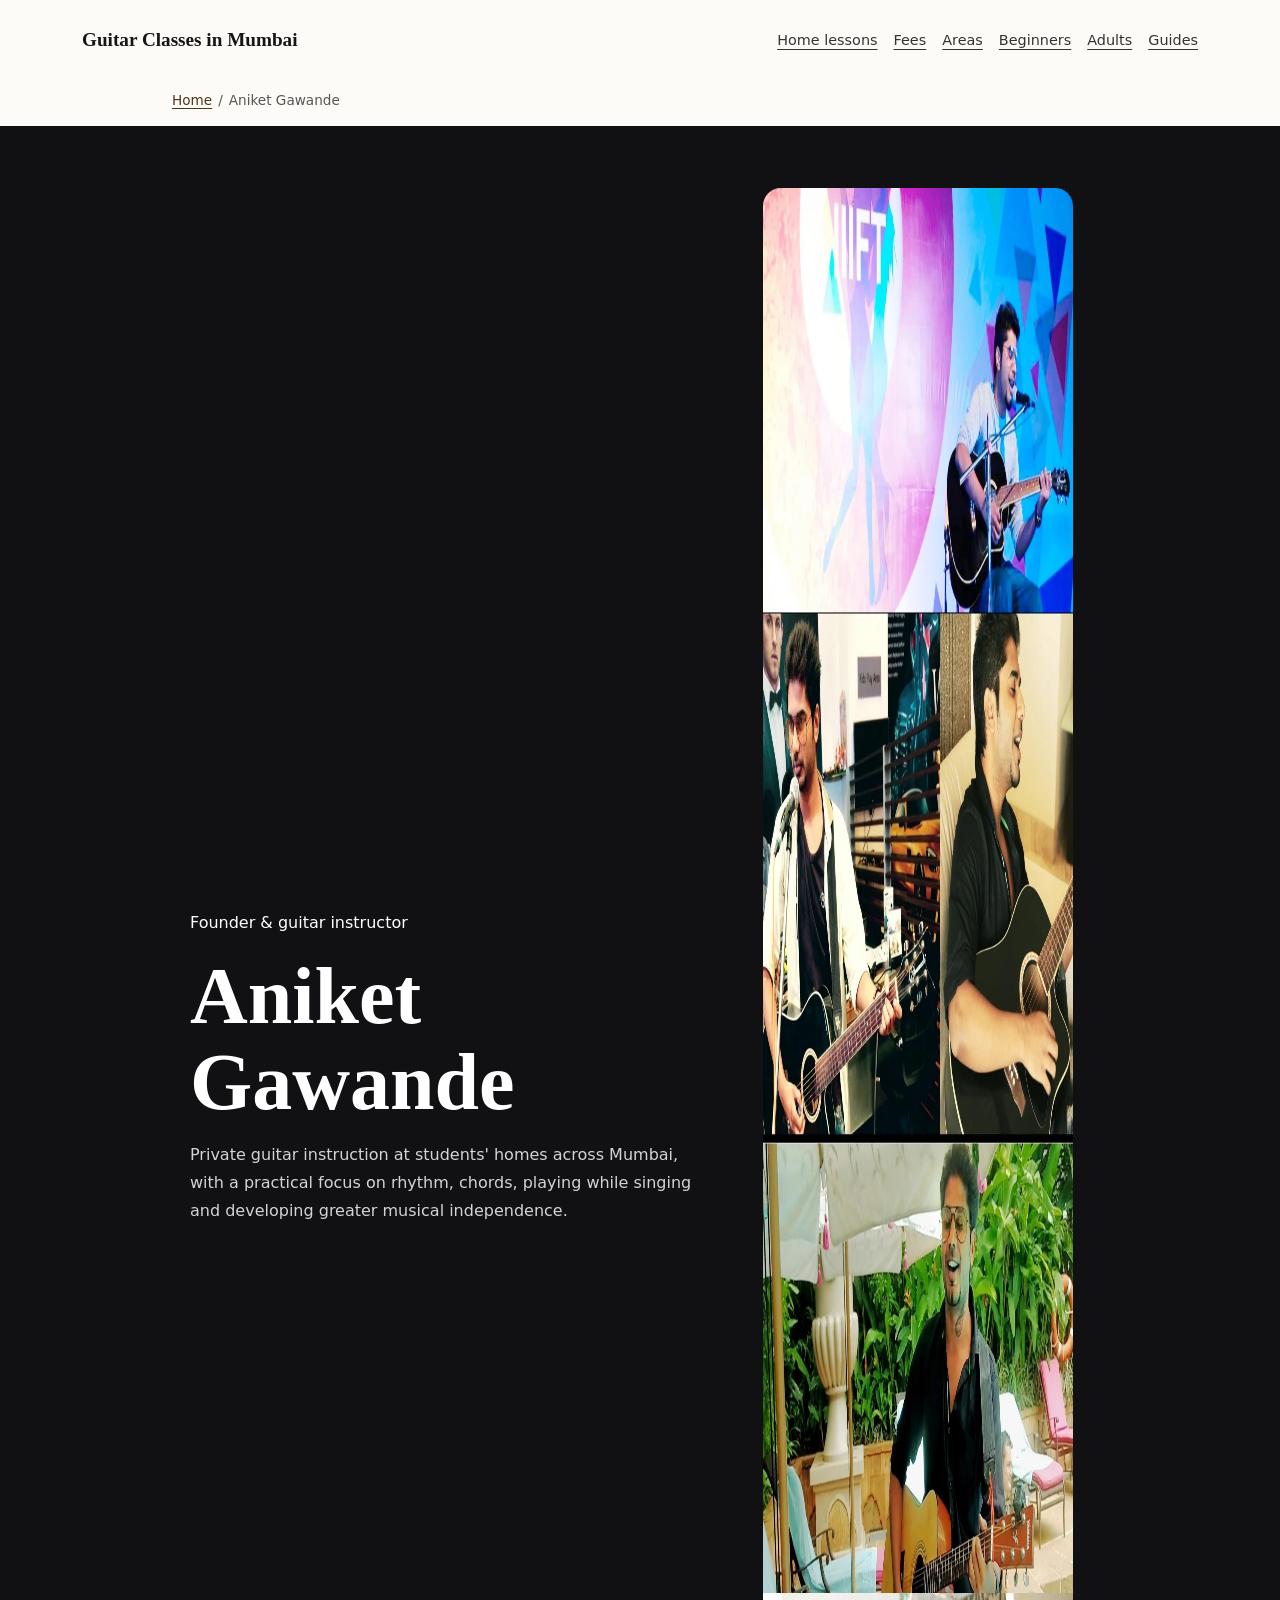
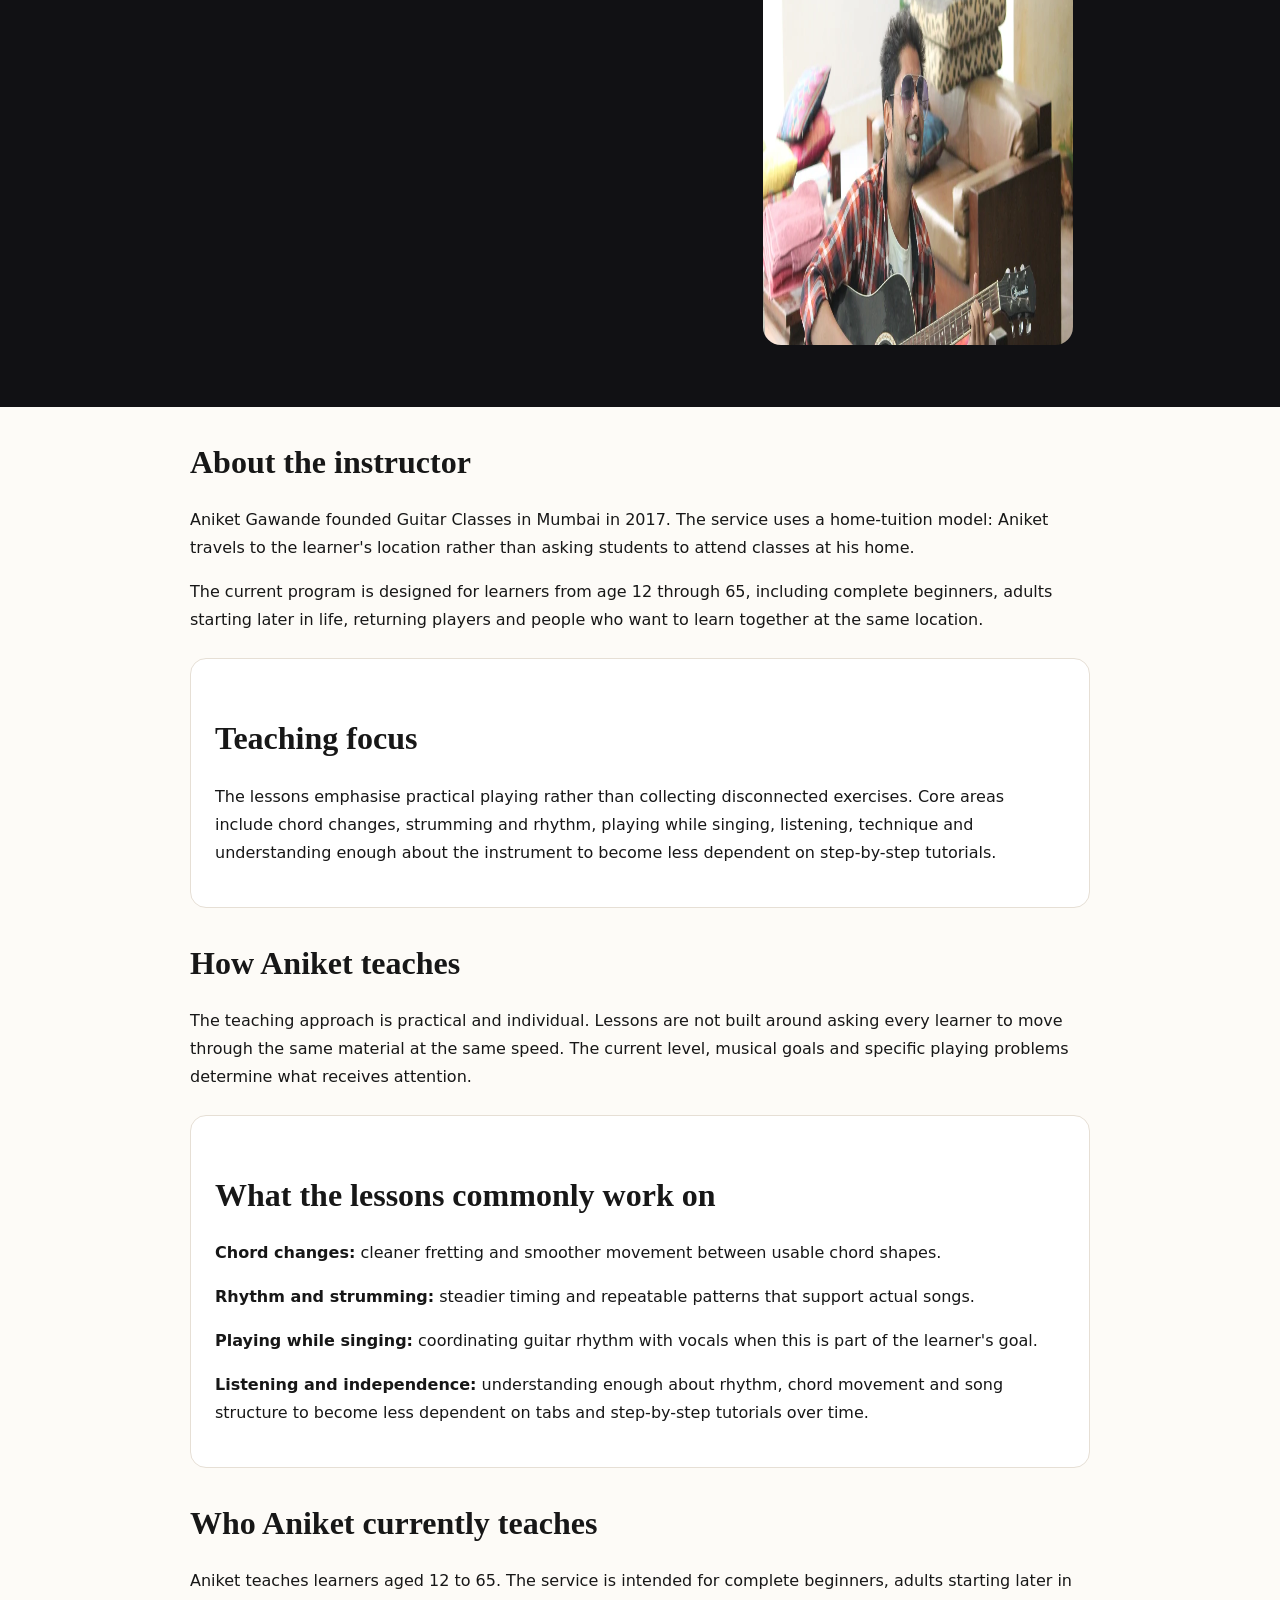
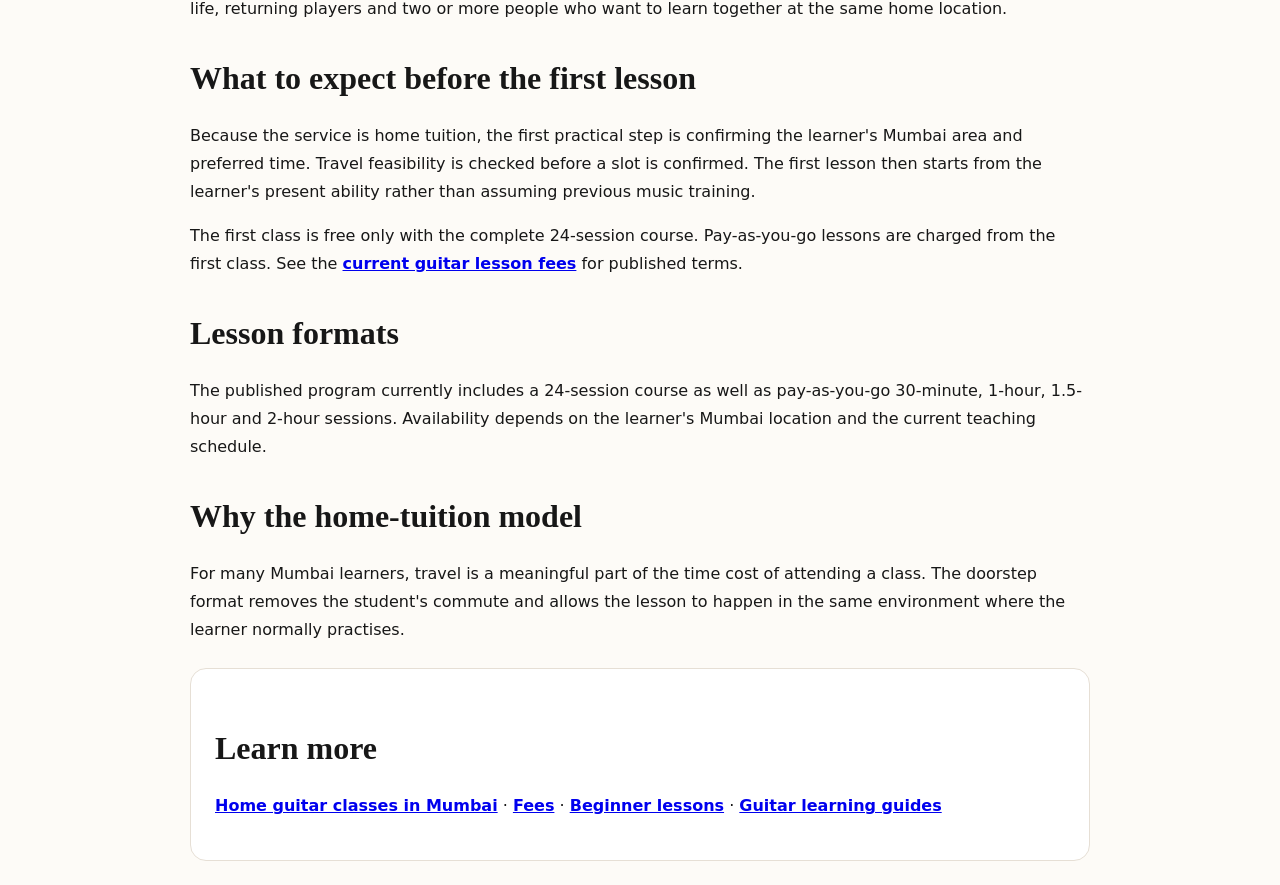
<file: about-aniket-gawande-guitar-instructor-mumbai/index.html>
<!DOCTYPE html>
<html lang="en-IN">
<head>
  <meta charset="UTF-8">
  <meta name="viewport" content="width=device-width, initial-scale=1.0">
  <title>Aniket Gawande | Private Guitar Teacher in Mumbai Since 2017</title>
  <meta name="description" content="Meet Aniket Gawande, private guitar teacher in Mumbai since 2017. Learn about his home-tuition format, teaching focus, learner range and lesson approach.">
  <meta name="robots" content="index, follow, max-image-preview:large">
  <meta name="author" content="Aniket Gawande">
  <link rel="canonical" href="https://guitar-classes-in-mumbai.vercel.app/about-aniket-gawande-guitar-instructor-mumbai/">
  <link rel="icon" href="/favicon.svg" type="image/svg+xml" sizes="any">
  <meta property="og:title" content="Aniket Gawande | Private Guitar Teacher in Mumbai Since 2017">
  <meta property="og:description" content="Founder and private guitar instructor behind Guitar Classes in Mumbai.">
  <meta property="og:image" content="https://guitar-classes-in-mumbai.vercel.app/AG.png">
  <script type="application/ld+json">
  {
    "@context":"https://schema.org",
    "@graph":[
      {
        "@type":"ProfilePage",
        "mainEntity":{
          "@type":"Person",
          "@id":"https://guitar-classes-in-mumbai.vercel.app/#aniket-gawande",
          "name":"Aniket Gawande",
          "url":"https://guitar-classes-in-mumbai.vercel.app/about-aniket-gawande-guitar-instructor-mumbai/",
          "jobTitle":"Private Guitar Teacher and Guitar Instructor",
          "knowsAbout":["Guitar lessons","Chords","Rhythm","Strumming","Playing while singing","Ear training","Home guitar tuition"],
          "areaServed":{"@type":"City","name":"Mumbai"},
          "description":"Founder and private guitar instructor behind Guitar Classes in Mumbai.",
          "image":"https://guitar-classes-in-mumbai.vercel.app/AG.png",
          "worksFor":{"@id":"https://guitar-classes-in-mumbai.vercel.app/#organization"}
        }
      },
      {
        "@type":"BreadcrumbList",
        "itemListElement":[
          {"@type":"ListItem","position":1,"name":"Guitar Classes in Mumbai","item":"https://guitar-classes-in-mumbai.vercel.app/"},
          {"@type":"ListItem","position":2,"name":"Aniket Gawande","item":"https://guitar-classes-in-mumbai.vercel.app/about-aniket-gawande-guitar-instructor-mumbai/"}
        ]
      }
    ]
  }
  </script>
  <style>
    body{margin:0;background:#fdfbf7;color:#171717;font-family:system-ui,-apple-system,BlinkMacSystemFont,'Segoe UI',sans-serif;line-height:1.75}.wrap{max-width:900px;margin:auto;padding:0 22px}
    nav{padding:22px 0}.brand{text-decoration:none;font-weight:800}.hero{background:#111114;color:white;padding:62px 0}.hero-grid{display:grid;grid-template-columns:1.2fr .8fr;gap:42px;align-items:center}
    h1,h2{font-family:Georgia,serif;line-height:1.08}h1{font-size:clamp(2.8rem,7vw,5rem);margin:0 0 14px}.lead{color:#d4d4d4}.portrait{width:100%;max-width:310px;border-radius:18px;display:block;margin:auto}
    main{padding:50px 0}h2{font-size:2rem;margin-top:38px}.card{background:#fff;border:1px solid #e6dfd5;border-radius:16px;padding:24px;margin:24px 0}.links a{font-weight:700}
    @media(max-width:720px){.hero-grid{grid-template-columns:1fr}.portrait{max-width:230px}}
  </style>
  <meta property="og:site_name" content="Guitar Classes in Mumbai">
  <link rel="stylesheet" href="/site.css">
</head>
<body>
  <a class="skip-link" href="#main-content">Skip to content</a>
<nav class="site-nav" aria-label="Main navigation"><a class="site-brand" href="/">Guitar Classes in Mumbai</a><div class="site-nav-links"><a href="/home-guitar-classes-mumbai/">Home lessons</a><a href="/guitar-classes-mumbai-fees/">Fees</a><a href="/areas-we-serve-mumbai/">Areas</a><a href="/guitar-classes-for-beginners-mumbai/">Beginners</a><a href="/guitar-classes-for-adults-mumbai/">Adults</a><a href="/guides/">Guides</a></div></nav>
<nav class="site-breadcrumbs" aria-label="Breadcrumb"><a href="/">Home</a><span aria-hidden="true">/</span><span aria-current="page">Aniket Gawande</span></nav>
<header class="hero"><div class="wrap hero-grid">
  <div><p>Founder & guitar instructor</p><h1>Aniket Gawande</h1><p class="lead">Private guitar instruction at students' homes across Mumbai, with a practical focus on rhythm, chords, playing while singing and developing greater musical independence.</p></div>
  <img class="portrait" src="/AG.webp" width="1033" height="1757" alt="Aniket Gawande, private guitar instructor in Mumbai" fetchpriority="high">
</div></header>
<main id="main-content" class="wrap">
  <h2>About the instructor</h2>
  <p>Aniket Gawande founded Guitar Classes in Mumbai in 2017. The service uses a home-tuition model: Aniket travels to the learner's location rather than asking students to attend classes at his home.</p>
  <p>The current program is designed for learners from age 12 through 65, including complete beginners, adults starting later in life, returning players and people who want to learn together at the same location.</p>

  <div class="card">
    <h2>Teaching focus</h2>
    <p>The lessons emphasise practical playing rather than collecting disconnected exercises. Core areas include chord changes, strumming and rhythm, playing while singing, listening, technique and understanding enough about the instrument to become less dependent on step-by-step tutorials.</p>
  </div>

  <h2>How Aniket teaches</h2>
  <p>The teaching approach is practical and individual. Lessons are not built around asking every learner to move through the same material at the same speed. The current level, musical goals and specific playing problems determine what receives attention.</p>
  <div class="card">
    <h2>What the lessons commonly work on</h2>
    <p><strong>Chord changes:</strong> cleaner fretting and smoother movement between usable chord shapes.</p>
    <p><strong>Rhythm and strumming:</strong> steadier timing and repeatable patterns that support actual songs.</p>
    <p><strong>Playing while singing:</strong> coordinating guitar rhythm with vocals when this is part of the learner's goal.</p>
    <p><strong>Listening and independence:</strong> understanding enough about rhythm, chord movement and song structure to become less dependent on tabs and step-by-step tutorials over time.</p>
  </div>

  <h2>Who Aniket currently teaches</h2>
  <p>Aniket teaches learners aged 12 to 65. The service is intended for complete beginners, adults starting later in life, returning players and two or more people who want to learn together at the same home location.</p>

  <h2>What to expect before the first lesson</h2>
  <p>Because the service is home tuition, the first practical step is confirming the learner's Mumbai area and preferred time. Travel feasibility is checked before a slot is confirmed. The first lesson then starts from the learner's present ability rather than assuming previous music training.</p>
  <p>The first class is free only with the complete 24-session course. Pay-as-you-go lessons are charged from the first class. See the <a href="/guitar-classes-mumbai-fees/"><strong>current guitar lesson fees</strong></a> for published terms.</p>

  <h2>Lesson formats</h2>
  <p>The published program currently includes a 24-session course as well as pay-as-you-go 30-minute, 1-hour, 1.5-hour and 2-hour sessions. Availability depends on the learner's Mumbai location and the current teaching schedule.</p>

  <h2>Why the home-tuition model</h2>
  <p>For many Mumbai learners, travel is a meaningful part of the time cost of attending a class. The doorstep format removes the student's commute and allows the lesson to happen in the same environment where the learner normally practises.</p>

  <div class="card links">
    <h2>Learn more</h2>
    <p><a href="/home-guitar-classes-mumbai/">Home guitar classes in Mumbai</a> · <a href="/guitar-classes-mumbai-fees/">Fees</a> · <a href="/guitar-classes-for-beginners-mumbai/">Beginner lessons</a> · <a href="/guides/">Guitar learning guides</a></p>
  </div>
</main>
</body>
</html>
</file>
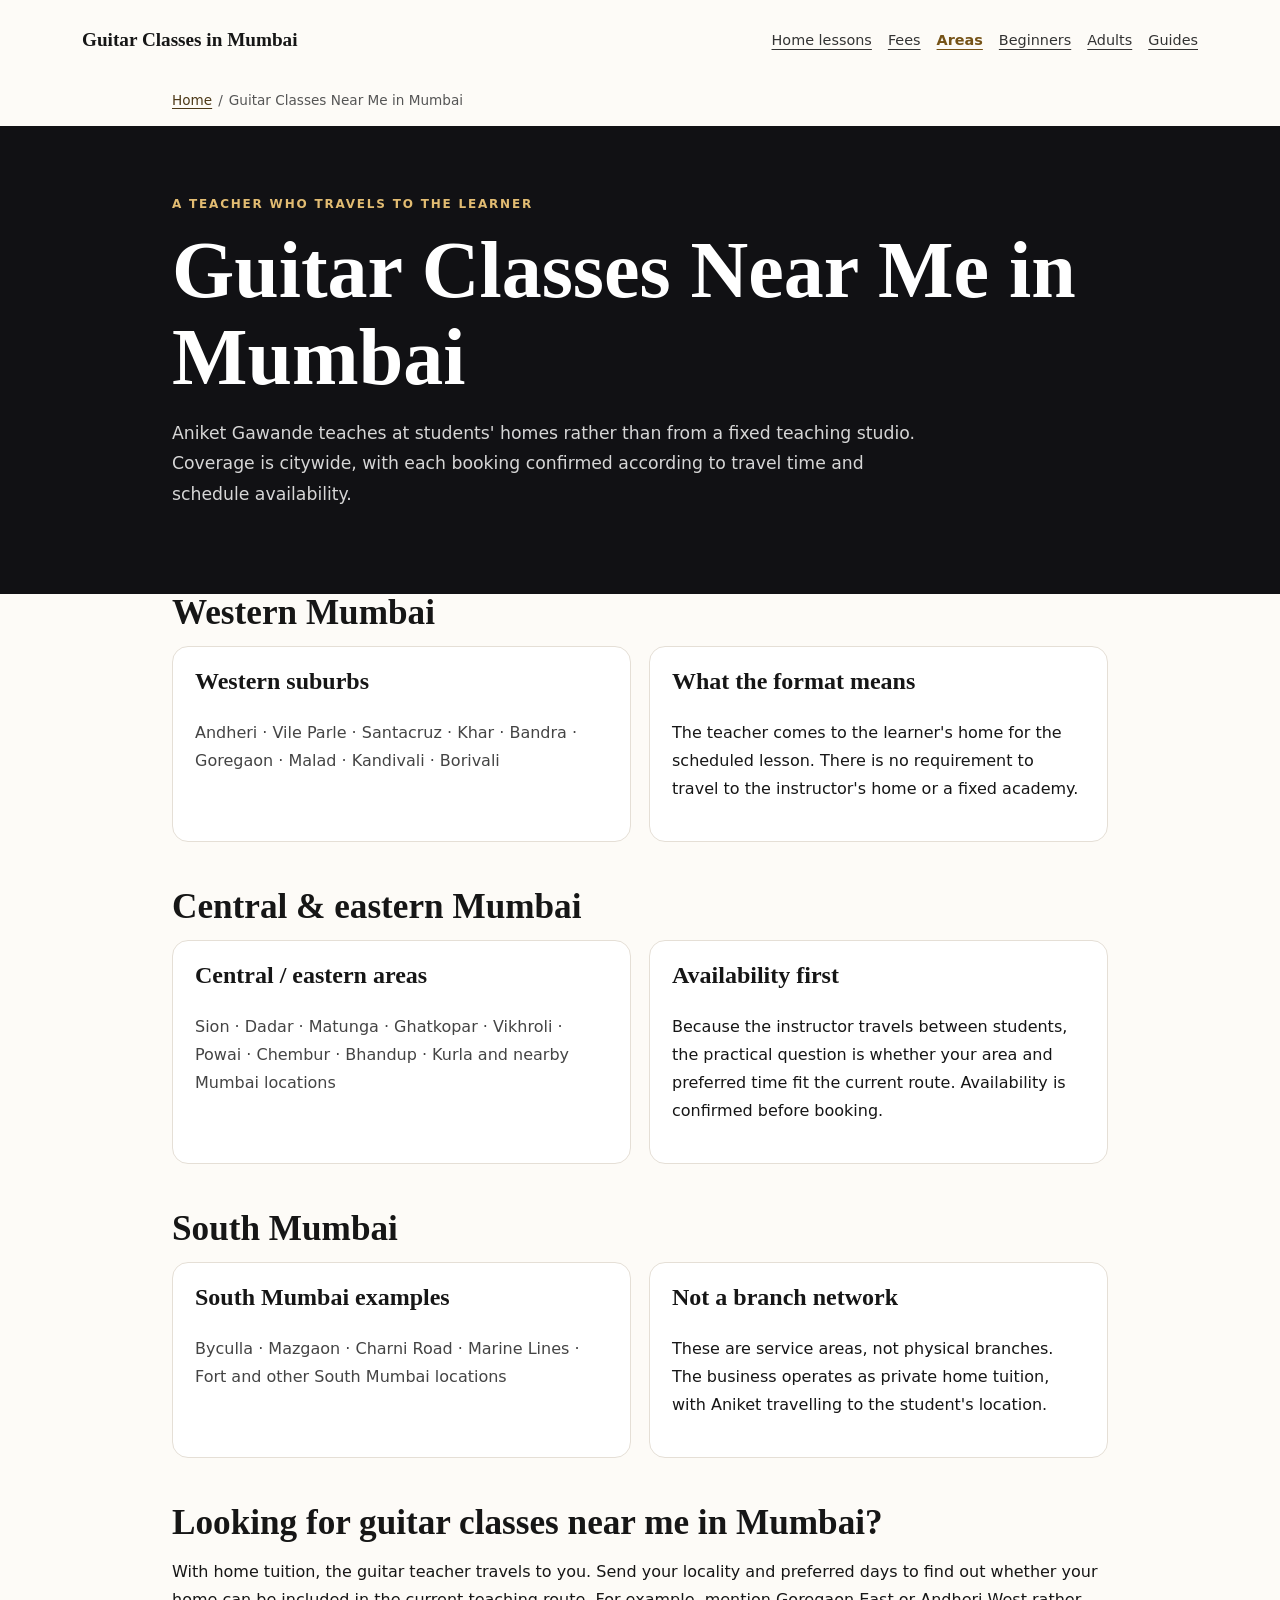
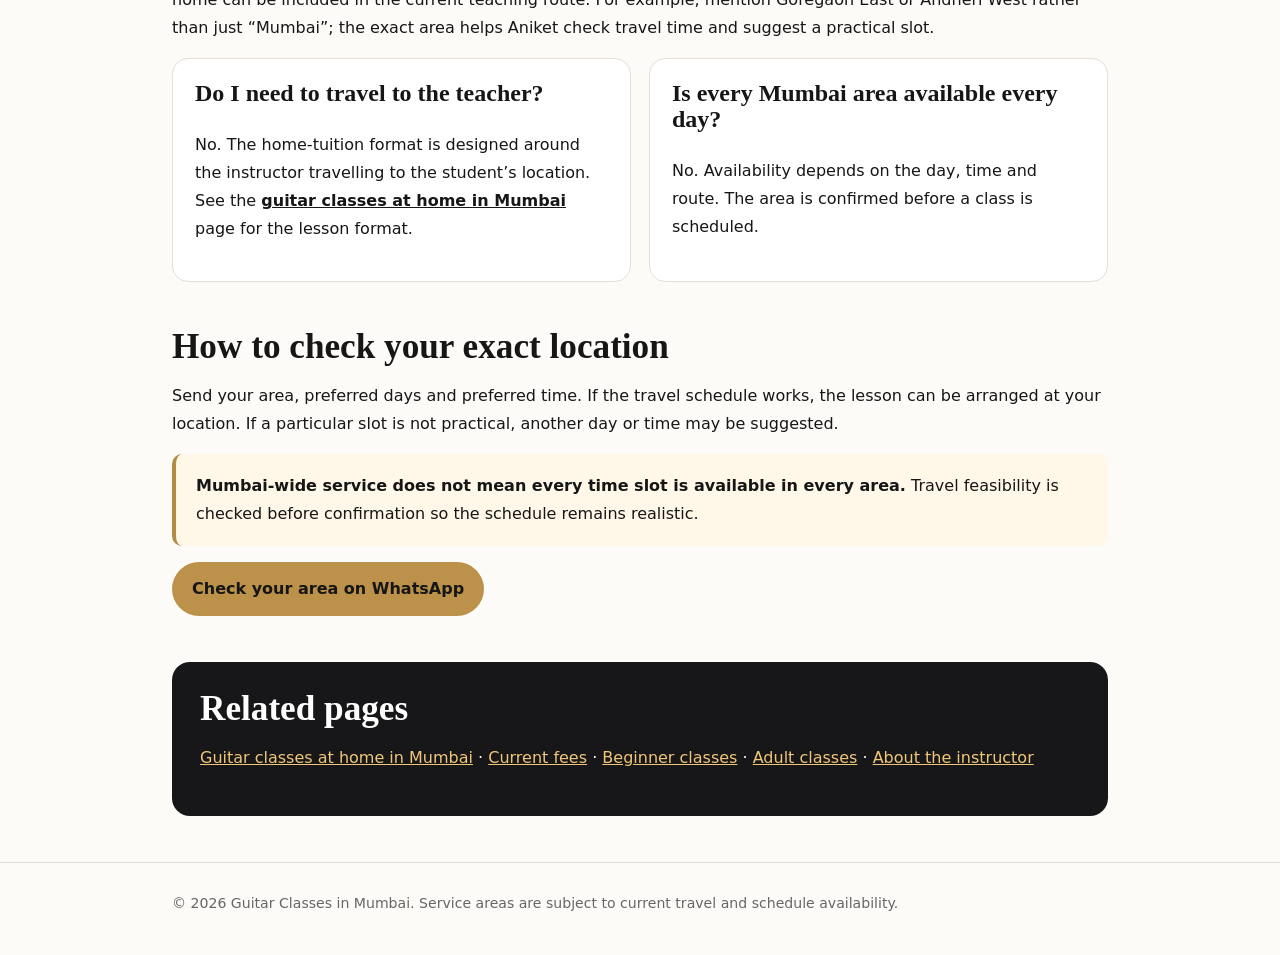
<file: areas-we-serve-mumbai/index.html>
<!DOCTYPE html>
<html lang="en-IN">
<head>
  <meta charset="UTF-8">
  <meta name="viewport" content="width=device-width, initial-scale=1.0">
  <title>Guitar Classes Near Me in Mumbai | Home Guitar Teacher</title>
  <meta name="description" content="Looking for guitar classes near me in Mumbai? Private home guitar lessons with Aniket Gawande, subject to area and schedule availability.">
  <meta name="robots" content="index, follow, max-image-preview:large, max-snippet:-1">
  <meta name="author" content="Aniket Gawande">
  <link rel="canonical" href="https://guitar-classes-in-mumbai.vercel.app/areas-we-serve-mumbai/">
  <link rel="icon" href="/favicon.svg" type="image/svg+xml" sizes="any">
  <meta property="og:type" content="website">
  <meta property="og:site_name" content="Guitar Classes in Mumbai">
  <meta property="og:title" content="Guitar Classes Near Me in Mumbai | Home Guitar Teacher">
  <meta property="og:description" content="Private home guitar lessons across Mumbai, subject to area and schedule availability.">
  <meta property="og:url" content="https://guitar-classes-in-mumbai.vercel.app/areas-we-serve-mumbai/">
  <meta property="og:image" content="https://guitar-classes-in-mumbai.vercel.app/AG.webp">
  <script type="application/ld+json">
  {
    "@context":"https://schema.org",
    "@graph":[
      {
        "@type":"Service",
        "name":"Guitar classes near me in Mumbai",
        "serviceType":"Private guitar teacher and home guitar tuition",
        "url":"https://guitar-classes-in-mumbai.vercel.app/areas-we-serve-mumbai/",
        "areaServed":{"@type":"City","name":"Mumbai"},
        "provider":{"@id":"https://guitar-classes-in-mumbai.vercel.app/#organization"}
      },
      {
        "@type":"BreadcrumbList",
        "itemListElement":[
          {"@type":"ListItem","position":1,"name":"Guitar Classes in Mumbai","item":"https://guitar-classes-in-mumbai.vercel.app/"},
          {"@type":"ListItem","position":2,"name":"Areas We Serve","item":"https://guitar-classes-in-mumbai.vercel.app/areas-we-serve-mumbai/"}
        ]
      }
    ]
  }
  </script>
  <style>
    :root{--cream:#fdfbf7;--ink:#161616;--muted:#5f5f5f;--gold:#b38b45;--dark:#111114}
    *{box-sizing:border-box}body{margin:0;background:var(--cream);color:var(--ink);font-family:system-ui,-apple-system,BlinkMacSystemFont,'Segoe UI',sans-serif;line-height:1.75}
    h1,h2,h3{font-family:Georgia,'Times New Roman',serif;line-height:1.08}a{color:inherit}.wrap{max-width:980px;margin:auto;padding:0 22px}
    nav{display:flex;justify-content:space-between;align-items:center;padding:22px 0}.brand{text-decoration:none;font-family:"Cormorant Garamond",serif;font-size:1.35rem;font-weight:700}.brand span{color:var(--gold)}
    .hero{background:var(--dark);color:#fff;padding:68px 0}.kicker{text-transform:uppercase;letter-spacing:.15em;color:#e2bc72;font-size:.75rem;font-weight:700}
    h1{font-size:clamp(2.7rem,7vw,5rem);margin:12px 0 18px}.lead{max-width:760px;color:#d6d6d6;font-size:1.08rem}
    main{padding:52px 0}.section{margin-bottom:46px}.section h2{font-size:2.2rem;margin:0 0 14px}.grid{display:grid;grid-template-columns:repeat(2,minmax(0,1fr));gap:18px}
    .card{background:#fff;border:1px solid #e5dfd6;border-radius:16px;padding:22px}.card h3{font-size:1.5rem;margin-top:0}.areas{color:#444}.note{background:#fff7e8;border-left:4px solid var(--gold);padding:18px 20px;border-radius:10px}
    .cta{display:inline-block;background:#bc9149;color:#fff;text-decoration:none;font-weight:700;padding:13px 20px;border-radius:999px}.links{background:#171719;color:#fff;border-radius:18px;padding:28px}.links a{color:#f0c778}
    footer{border-top:1px solid #e5dfd6;padding:28px 0 40px;color:#666;font-size:.88rem}@media(max-width:720px){.grid{grid-template-columns:1fr}.hero{padding:52px 0}}
  </style>
  <link rel="stylesheet" href="/site.css">
</head>
<body>
  <a class="skip-link" href="#main-content">Skip to content</a>
<nav class="site-nav" aria-label="Main navigation"><a class="site-brand" href="/">Guitar Classes in Mumbai</a><div class="site-nav-links"><a href="/home-guitar-classes-mumbai/">Home lessons</a><a href="/guitar-classes-mumbai-fees/">Fees</a><a href="/areas-we-serve-mumbai/" aria-current="page">Areas</a><a href="/guitar-classes-for-beginners-mumbai/">Beginners</a><a href="/guitar-classes-for-adults-mumbai/">Adults</a><a href="/guides/">Guides</a></div></nav>
<nav class="site-breadcrumbs" aria-label="Breadcrumb"><a href="/">Home</a><span aria-hidden="true">/</span><span aria-current="page">Guitar Classes Near Me in Mumbai</span></nav>
<header class="hero"><div class="wrap"><div class="kicker">A teacher who travels to the learner</div><h1>Guitar Classes Near Me in Mumbai</h1><p class="lead">Aniket Gawande teaches at students' homes rather than from a fixed teaching studio. Coverage is citywide, with each booking confirmed according to travel time and schedule availability.</p></div></header>
  <main id="main-content" class="wrap">
    <section class="section">
      <h2>Western Mumbai</h2>
      <div class="grid">
        <div class="card"><h3>Western suburbs</h3><p class="areas">Andheri · Vile Parle · Santacruz · Khar · Bandra · Goregaon · Malad · Kandivali · Borivali</p></div>
        <div class="card"><h3>What the format means</h3><p>The teacher comes to the learner's home for the scheduled lesson. There is no requirement to travel to the instructor's home or a fixed academy.</p></div>
      </div>
    </section>

    <section class="section">
      <h2>Central & eastern Mumbai</h2>
      <div class="grid">
        <div class="card"><h3>Central / eastern areas</h3><p class="areas">Sion · Dadar · Matunga · Ghatkopar · Vikhroli · Powai · Chembur · Bhandup · Kurla and nearby Mumbai locations</p></div>
        <div class="card"><h3>Availability first</h3><p>Because the instructor travels between students, the practical question is whether your area and preferred time fit the current route. Availability is confirmed before booking.</p></div>
      </div>
    </section>

    <section class="section">
      <h2>South Mumbai</h2>
      <div class="grid">
        <div class="card"><h3>South Mumbai examples</h3><p class="areas">Byculla · Mazgaon · Charni Road · Marine Lines · Fort and other South Mumbai locations</p></div>
        <div class="card"><h3>Not a branch network</h3><p>These are service areas, not physical branches. The business operates as private home tuition, with Aniket travelling to the student's location.</p></div>
      </div>
    </section>

    <section class="section">
      <h2>Looking for guitar classes near me in Mumbai?</h2>
  <p>With home tuition, the guitar teacher travels to you. Send your locality and preferred days to find out whether your home can be included in the current teaching route. For example, mention Goregaon East or Andheri West rather than just “Mumbai”; the exact area helps Aniket check travel time and suggest a practical slot.</p>
      <div class="grid">
        <div class="card"><h3>Do I need to travel to the teacher?</h3><p>No. The home-tuition format is designed around the instructor travelling to the student’s location. See the <a href="/home-guitar-classes-mumbai/"><strong>guitar classes at home in Mumbai</strong></a> page for the lesson format.</p></div>
        <div class="card"><h3>Is every Mumbai area available every day?</h3><p>No. Availability depends on the day, time and route. The area is confirmed before a class is scheduled.</p></div>
      </div>
    </section>

    <section class="section">
      <h2>How to check your exact location</h2>
      <p>Send your area, preferred days and preferred time. If the travel schedule works, the lesson can be arranged at your location. If a particular slot is not practical, another day or time may be suggested.</p>
      <div class="note"><strong>Mumbai-wide service does not mean every time slot is available in every area.</strong> Travel feasibility is checked before confirmation so the schedule remains realistic.</div>
      <p><a class="cta" href="https://wa.me/918369116001">Check your area on WhatsApp</a></p>
    </section>

    <section class="section links">
      <h2>Related pages</h2>
      <p><a href="/home-guitar-classes-mumbai/">Guitar classes at home in Mumbai</a> · <a href="/guitar-classes-mumbai-fees/">Current fees</a> · <a href="/guitar-classes-for-beginners-mumbai/">Beginner classes</a> · <a href="/guitar-classes-for-adults-mumbai/">Adult classes</a> · <a href="/about-aniket-gawande-guitar-instructor-mumbai/">About the instructor</a></p>
    </section>
  </main>
  <footer><div class="wrap">© 2026 Guitar Classes in Mumbai. Service areas are subject to current travel and schedule availability.</div></footer>
</body>
</html>
</file>
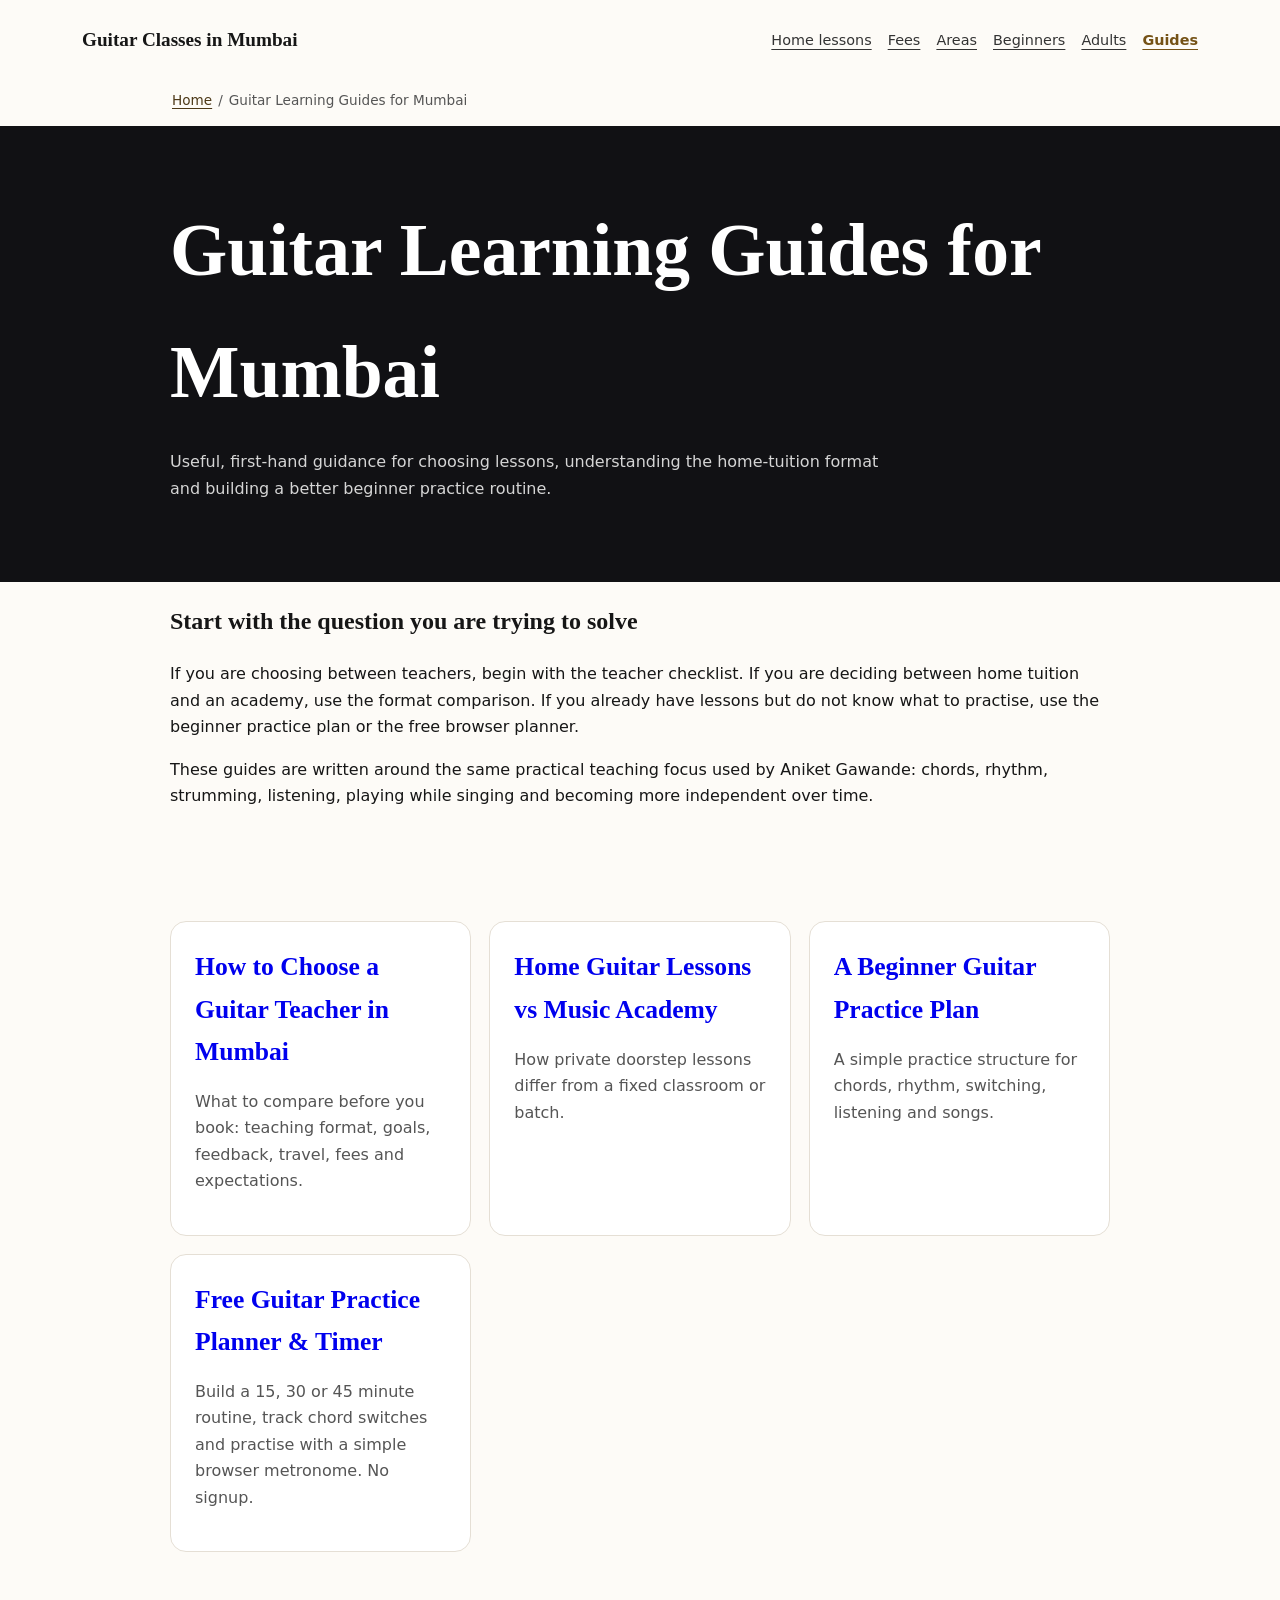
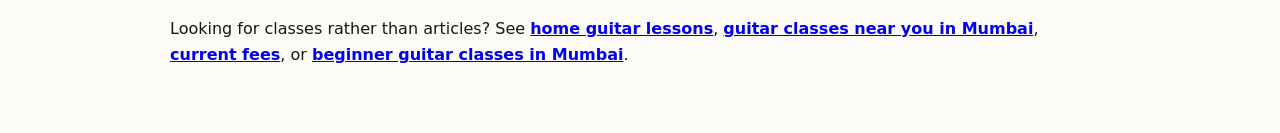
<file: guides/index.html>
<!DOCTYPE html>
<html lang="en-IN">
<head>
  <meta charset="UTF-8">
  <meta name="viewport" content="width=device-width, initial-scale=1.0">
  <title>Guitar Learning Guides for Mumbai | Guitar Classes in Mumbai</title>
  <meta name="description" content="Guitar learning guides for Mumbai: choose a teacher, compare home lessons vs academies, build a beginner practice plan and use a free timer.">
  <meta name="robots" content="index, follow, max-image-preview:large">
  <link rel="canonical" href="https://guitar-classes-in-mumbai.vercel.app/guides/">
  <link rel="icon" href="/favicon.svg" type="image/svg+xml" sizes="any">
  <script type="application/ld+json">
  {
    "@context":"https://schema.org",
    "@graph":[
      {
        "@type":"CollectionPage",
        "@id":"https://guitar-classes-in-mumbai.vercel.app/guides/#collection",
        "url":"https://guitar-classes-in-mumbai.vercel.app/guides/",
        "name":"Guitar Learning Guides for Mumbai",
        "description":"Practical guitar learning guides for choosing a teacher, comparing lesson formats, building beginner practice routines and using a free guitar practice planner.",
        "dateModified":"2026-10-01",
        "isPartOf":{"@id":"https://guitar-classes-in-mumbai.vercel.app/#website"},
        "mainEntity":{
          "@type":"ItemList",
          "itemListElement":[
            {"@type":"ListItem","position":1,"url":"https://guitar-classes-in-mumbai.vercel.app/guides/how-to-choose-guitar-teacher-mumbai/","name":"How to Choose a Guitar Teacher in Mumbai"},
            {"@type":"ListItem","position":2,"url":"https://guitar-classes-in-mumbai.vercel.app/guides/home-guitar-lessons-vs-music-academy-mumbai/","name":"Home Guitar Lessons vs Music Academy in Mumbai"},
            {"@type":"ListItem","position":3,"url":"https://guitar-classes-in-mumbai.vercel.app/guides/beginner-guitar-practice-plan/","name":"Beginner Guitar Practice Plan"},
            {"@type":"ListItem","position":4,"url":"https://guitar-classes-in-mumbai.vercel.app/tools/guitar-practice-planner/","name":"Free Guitar Practice Planner & Timer"}
          ]
        }
      },
      {
        "@type":"BreadcrumbList",
        "itemListElement":[
          {"@type":"ListItem","position":1,"name":"Guitar Classes in Mumbai","item":"https://guitar-classes-in-mumbai.vercel.app/"},
          {"@type":"ListItem","position":2,"name":"Guitar Learning Guides","item":"https://guitar-classes-in-mumbai.vercel.app/guides/"}
        ]
      }
    ]
  }
  </script>
  <style>
  body{margin:0;background:#fdfbf7;color:#161616;font-family:system-ui,-apple-system,BlinkMacSystemFont,'Segoe UI',sans-serif;line-height:1.65}.wrap{max-width:940px;margin:auto;padding:0 22px}nav{padding:24px 0}.brand{font-weight:800;text-decoration:none}header{background:#111114;color:#fff;padding:64px 0}h1,h2{font-family:Georgia,serif}h1{font-size:clamp(2.5rem,7vw,4.6rem);margin:0 0 14px}.lead{max-width:720px;color:#d5d5d5}.grid{display:grid;grid-template-columns:repeat(3,1fr);gap:18px;padding:48px 0}.card{display:block;background:#fff;border:1px solid #e5dfd5;border-radius:16px;padding:24px;text-decoration:none}.card h2{font-size:1.6rem;margin:0 0 10px}.card p{color:#555}.more{padding:0 0 48px}.more a{font-weight:700}@media(max-width:760px){.grid{grid-template-columns:1fr}}
  </style>
  <meta property="og:site_name" content="Guitar Classes in Mumbai">
  <meta property="og:image" content="https://guitar-classes-in-mumbai.vercel.app/AG.webp">
  <link rel="stylesheet" href="/site.css">
</head>
<body>
  <a class="skip-link" href="#main-content">Skip to content</a>
<nav class="site-nav" aria-label="Main navigation"><a class="site-brand" href="/">Guitar Classes in Mumbai</a><div class="site-nav-links"><a href="/home-guitar-classes-mumbai/">Home lessons</a><a href="/guitar-classes-mumbai-fees/">Fees</a><a href="/areas-we-serve-mumbai/">Areas</a><a href="/guitar-classes-for-beginners-mumbai/">Beginners</a><a href="/guitar-classes-for-adults-mumbai/">Adults</a><a href="/guides/" aria-current="page">Guides</a></div></nav>
<nav class="site-breadcrumbs" aria-label="Breadcrumb"><a href="/">Home</a><span aria-hidden="true">/</span><span aria-current="page">Guitar Learning Guides for Mumbai</span></nav>
<header><div class="wrap"><h1>Guitar Learning Guides for Mumbai</h1><p class="lead">Useful, first-hand guidance for choosing lessons, understanding the home-tuition format and building a better beginner practice routine.</p></div></header>
<main id="main-content" class="wrap">
  <section class="more">
    <h2>Start with the question you are trying to solve</h2>
    <p>If you are choosing between teachers, begin with the teacher checklist. If you are deciding between home tuition and an academy, use the format comparison. If you already have lessons but do not know what to practise, use the beginner practice plan or the free browser planner.</p>
    <p>These guides are written around the same practical teaching focus used by Aniket Gawande: chords, rhythm, strumming, listening, playing while singing and becoming more independent over time.</p>
  </section>
  <div class="grid">
    <a class="card" href="/guides/how-to-choose-guitar-teacher-mumbai/"><h2>How to Choose a Guitar Teacher in Mumbai</h2><p>What to compare before you book: teaching format, goals, feedback, travel, fees and expectations.</p></a>
    <a class="card" href="/guides/home-guitar-lessons-vs-music-academy-mumbai/"><h2>Home Guitar Lessons vs Music Academy</h2><p>How private doorstep lessons differ from a fixed classroom or batch.</p></a>
    <a class="card" href="/guides/beginner-guitar-practice-plan/"><h2>A Beginner Guitar Practice Plan</h2><p>A simple practice structure for chords, rhythm, switching, listening and songs.</p></a>
    <a class="card" href="/tools/guitar-practice-planner/"><h2>Free Guitar Practice Planner & Timer</h2><p>Build a 15, 30 or 45 minute routine, track chord switches and practise with a simple browser metronome. No signup.</p></a>
  </div>
  <div class="more"><p>Looking for classes rather than articles? See <a href="/home-guitar-classes-mumbai/">home guitar lessons</a>, <a href="/areas-we-serve-mumbai/">guitar classes near you in Mumbai</a>, <a href="/guitar-classes-mumbai-fees/">current fees</a>, or <a href="/guitar-classes-for-beginners-mumbai/">beginner guitar classes in Mumbai</a>.</p></div>
</main>
</body></html>
</file>
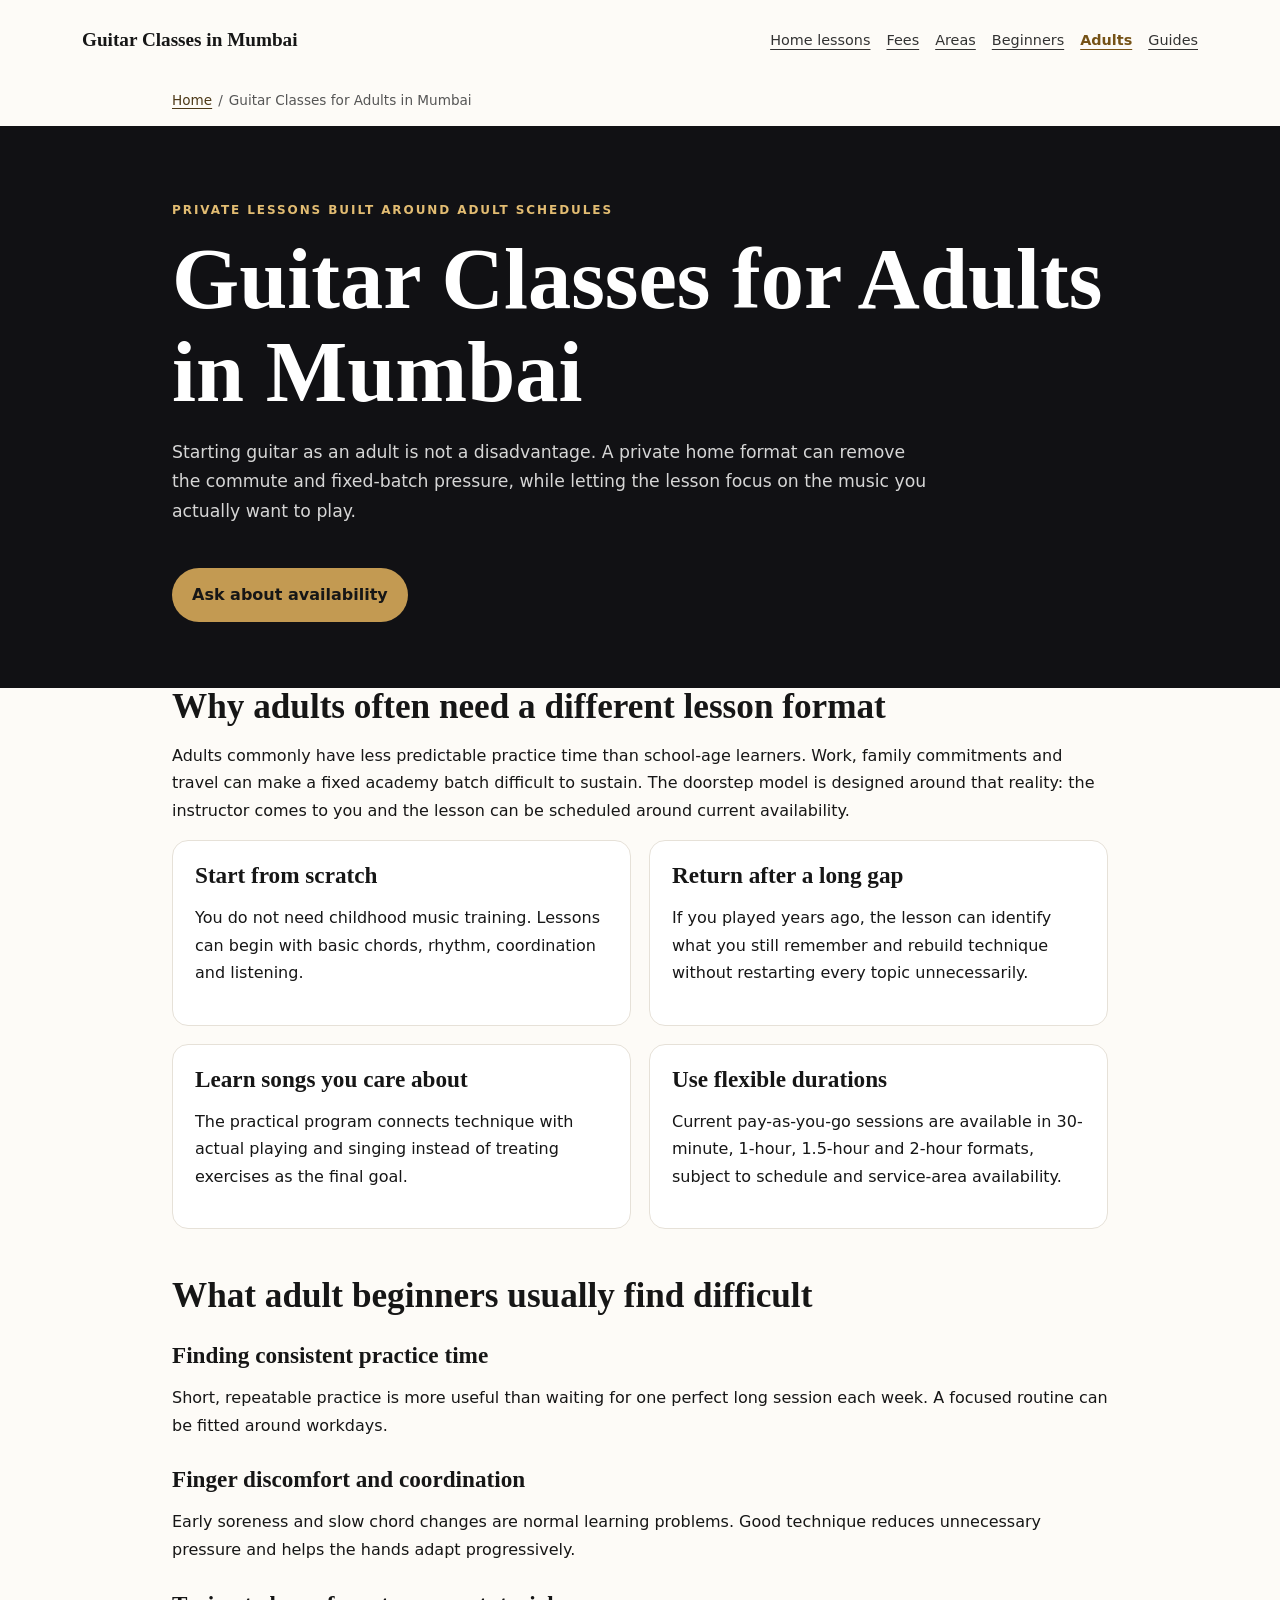
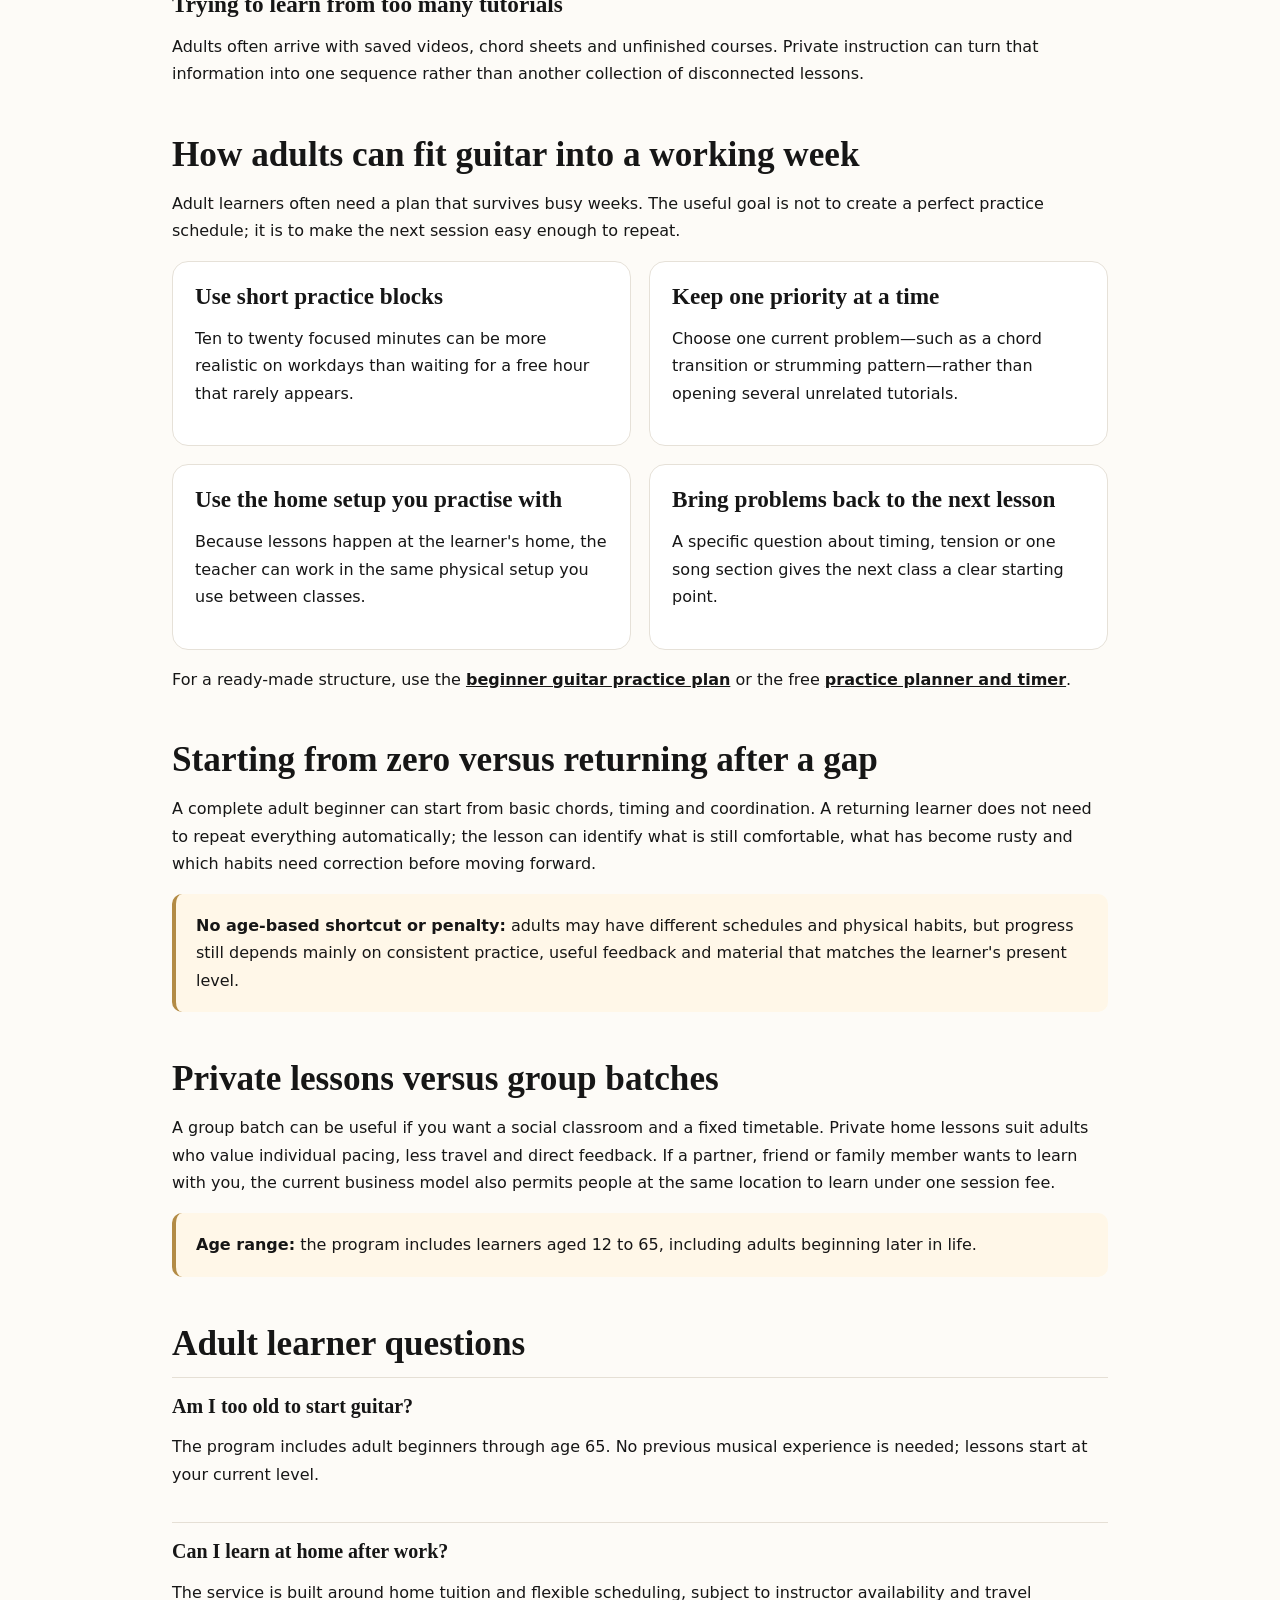
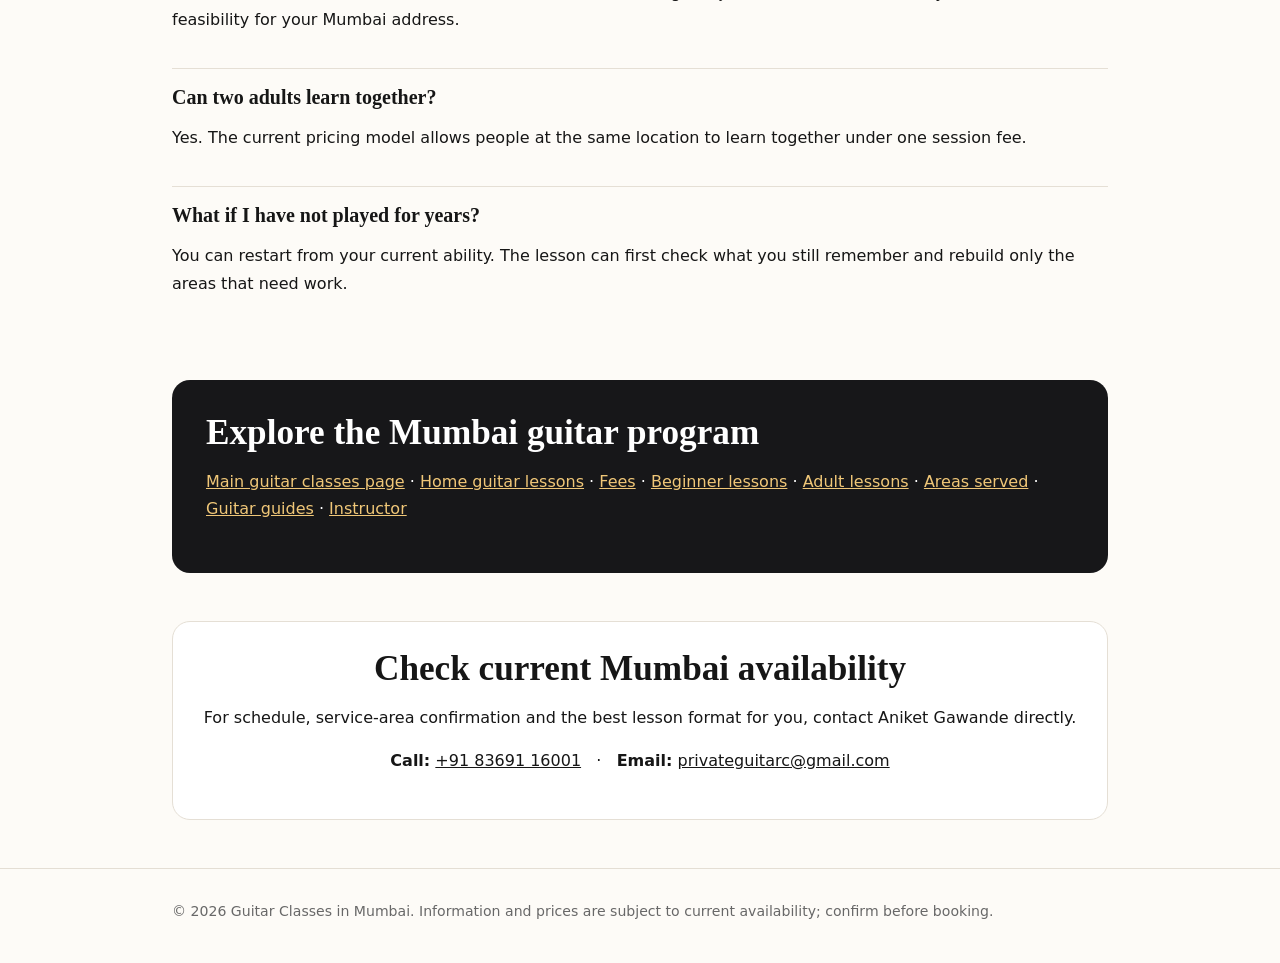
<file: guitar-classes-for-adults-mumbai/index.html>
<!DOCTYPE html>
<html lang="en-IN">
<head>
  <meta charset="UTF-8">
  <meta name="viewport" content="width=device-width, initial-scale=1.0">
  <title>Guitar Classes for Adults in Mumbai | Private Home Lessons</title>
  <meta name="description" content="Guitar classes for adults in Mumbai with private home lessons, flexible session lengths and practical guidance for beginners or returning players.">
  <meta name="robots" content="index, follow, max-image-preview:large, max-snippet:-1">
  <meta name="author" content="Aniket Gawande">
  <link rel="canonical" href="https://guitar-classes-in-mumbai.vercel.app/guitar-classes-for-adults-mumbai/">
  <link rel="icon" href="/favicon.svg" type="image/svg+xml" sizes="any">
  <meta property="og:type" content="website">
  <meta property="og:site_name" content="Guitar Classes in Mumbai">
  <meta property="og:title" content="Guitar Classes for Adults in Mumbai | Private Home Lessons">
  <meta property="og:description" content="Private home guitar classes for adults in Mumbai, with flexible session lengths for beginners and returning players.">
  <meta property="og:url" content="https://guitar-classes-in-mumbai.vercel.app/guitar-classes-for-adults-mumbai/">
  <meta property="og:image" content="https://guitar-classes-in-mumbai.vercel.app/AG.png">
  <script type="application/ld+json">
  {
    "@context":"https://schema.org",
    "@graph":[
      {
        "@type":"Service",
        "name":"Guitar Classes for Adults in Mumbai",
        "url":"https://guitar-classes-in-mumbai.vercel.app/guitar-classes-for-adults-mumbai/",
        "serviceType":"Private guitar lessons at home",
        "areaServed":{"@type":"City","name":"Mumbai"},
        "audience":{"@type":"EducationalAudience","educationalRole":"student","audienceType":"Adult beginners and returning guitar learners"},
        "provider":{
          "@type":"EducationalOrganization",
          "@id":"https://guitar-classes-in-mumbai.vercel.app/#organization",
          "name":"Guitar Classes in Mumbai",
          "url":"https://guitar-classes-in-mumbai.vercel.app/",
          "telephone":"+918369116001",
          "founder":{"@type":"Person","name":"Aniket Gawande"}
        }
      },
      {
        "@type":"BreadcrumbList",
        "itemListElement":[
          {"@type":"ListItem","position":1,"name":"Guitar Classes in Mumbai","item":"https://guitar-classes-in-mumbai.vercel.app/"},
          {"@type":"ListItem","position":2,"name":"Guitar Classes for Adults in Mumbai","item":"https://guitar-classes-in-mumbai.vercel.app/guitar-classes-for-adults-mumbai/"}
        ]
      }
    ]
  }
  </script>
  <style>
    :root{--cream:#fdfbf7;--ink:#161616;--muted:#5f5f5f;--gold:#b38b45;--dark:#111114}
    *{box-sizing:border-box} body{margin:0;font-family:system-ui,-apple-system,BlinkMacSystemFont,'Segoe UI',sans-serif;background:var(--cream);color:var(--ink);line-height:1.72}
    h1,h2,h3{font-family:Georgia,'Times New Roman',serif;line-height:1.08} a{color:inherit}
    .wrap{max-width:980px;margin:auto;padding:0 22px}.nav{display:flex;justify-content:space-between;align-items:center;padding:22px 0}
    .brand{text-decoration:none;font-family:Georgia,'Times New Roman',serif;font-weight:700;font-size:1.35rem}.brand span{color:var(--gold)}
    .navlinks{display:flex;gap:18px;flex-wrap:wrap}.navlinks a{font-size:.82rem;text-decoration:none;color:#444}
    .hero{background:var(--dark);color:#fff;padding:74px 0 66px}.kicker{text-transform:uppercase;letter-spacing:.16em;color:#e2bc72;font-size:.75rem;font-weight:700}
    h1{font-size:clamp(2.7rem,7vw,5.4rem);margin:12px 0 18px}.lead{max-width:760px;color:#d6d6d6;font-size:1.08rem}
    .cta{display:inline-block;margin-top:24px;padding:13px 20px;border-radius:999px;background:#c39a52;color:#fff;text-decoration:none;font-weight:700}
    main{padding:56px 0}.section{margin:0 0 48px}.section h2{font-size:2.2rem;margin:0 0 14px}.section h3{font-size:1.45rem;margin:28px 0 8px}
    .grid{display:grid;grid-template-columns:repeat(2,minmax(0,1fr));gap:18px}.card{background:#fff;border:1px solid #e6e1d8;border-radius:16px;padding:22px}
    .card h3{margin-top:0}.note{background:#fff7e8;border-left:4px solid var(--gold);padding:18px 20px;border-radius:10px}
    .price{font-size:2rem;font-weight:800}.small{color:var(--muted);font-size:.9rem}.faq{border-top:1px solid #e5dfd5;padding:18px 0}.faq h3{margin:0 0 6px;font-size:1.25rem}
    .explore{background:#171719;color:#fff;padding:34px;border-radius:18px}.explore a{color:#f0c778}.contact{background:#fff;border:1px solid #e5dfd5;border-radius:18px;padding:28px;text-align:center}
    footer{border-top:1px solid #e4ded4;padding:30px 0 40px;color:#686868;font-size:.88rem}
    @media(max-width:720px){.grid{grid-template-columns:1fr}.navlinks{display:none}.hero{padding:52px 0}.section h2{font-size:1.9rem}}
  </style>
  <link rel="stylesheet" href="/site.css">
</head>
<body>
  <a class="skip-link" href="#main-content">Skip to content</a>
<nav class="site-nav" aria-label="Main navigation"><a class="site-brand" href="/">Guitar Classes in Mumbai</a><div class="site-nav-links"><a href="/home-guitar-classes-mumbai/">Home lessons</a><a href="/guitar-classes-mumbai-fees/">Fees</a><a href="/areas-we-serve-mumbai/">Areas</a><a href="/guitar-classes-for-beginners-mumbai/">Beginners</a><a href="/guitar-classes-for-adults-mumbai/" aria-current="page">Adults</a><a href="/guides/">Guides</a></div></nav>
<nav class="site-breadcrumbs" aria-label="Breadcrumb"><a href="/">Home</a><span aria-hidden="true">/</span><span aria-current="page">Guitar Classes for Adults in Mumbai</span></nav>
<header class="hero">
    <div class="wrap">
      <div class="kicker">Private lessons built around adult schedules</div>
      <h1>Guitar Classes for Adults in Mumbai</h1>
      <p class="lead">Starting guitar as an adult is not a disadvantage. A private home format can remove the commute and fixed-batch pressure, while letting the lesson focus on the music you actually want to play.</p>
      <a class="cta" href="https://wa.me/918369116001">Ask about availability</a>
    </div>
  </header>
  <main id="main-content" class="wrap">
    <section class="section">
  <h2>Why adults often need a different lesson format</h2>
  <p>Adults commonly have less predictable practice time than school-age learners. Work, family commitments and travel can make a fixed academy batch difficult to sustain. The doorstep model is designed around that reality: the instructor comes to you and the lesson can be scheduled around current availability.</p>
  <div class="grid">
    <div class="card"><h3>Start from scratch</h3><p>You do not need childhood music training. Lessons can begin with basic chords, rhythm, coordination and listening.</p></div>
    <div class="card"><h3>Return after a long gap</h3><p>If you played years ago, the lesson can identify what you still remember and rebuild technique without restarting every topic unnecessarily.</p></div>
    <div class="card"><h3>Learn songs you care about</h3><p>The practical program connects technique with actual playing and singing instead of treating exercises as the final goal.</p></div>
    <div class="card"><h3>Use flexible durations</h3><p>Current pay-as-you-go sessions are available in 30-minute, 1-hour, 1.5-hour and 2-hour formats, subject to schedule and service-area availability.</p></div>
  </div>
</section>
<section class="section">
  <h2>What adult beginners usually find difficult</h2>
  <h3>Finding consistent practice time</h3><p>Short, repeatable practice is more useful than waiting for one perfect long session each week. A focused routine can be fitted around workdays.</p>
  <h3>Finger discomfort and coordination</h3><p>Early soreness and slow chord changes are normal learning problems. Good technique reduces unnecessary pressure and helps the hands adapt progressively.</p>
  <h3>Trying to learn from too many tutorials</h3><p>Adults often arrive with saved videos, chord sheets and unfinished courses. Private instruction can turn that information into one sequence rather than another collection of disconnected lessons.</p>
</section>
<section class="section">
  <h2>How adults can fit guitar into a working week</h2>
  <p>Adult learners often need a plan that survives busy weeks. The useful goal is not to create a perfect practice schedule; it is to make the next session easy enough to repeat.</p>
  <div class="grid">
    <div class="card"><h3>Use short practice blocks</h3><p>Ten to twenty focused minutes can be more realistic on workdays than waiting for a free hour that rarely appears.</p></div>
    <div class="card"><h3>Keep one priority at a time</h3><p>Choose one current problem—such as a chord transition or strumming pattern—rather than opening several unrelated tutorials.</p></div>
    <div class="card"><h3>Use the home setup you practise with</h3><p>Because lessons happen at the learner's home, the teacher can work in the same physical setup you use between classes.</p></div>
    <div class="card"><h3>Bring problems back to the next lesson</h3><p>A specific question about timing, tension or one song section gives the next class a clear starting point.</p></div>
  </div>
  <p>For a ready-made structure, use the <a href="/guides/beginner-guitar-practice-plan/"><strong>beginner guitar practice plan</strong></a> or the free <a href="/tools/guitar-practice-planner/"><strong>practice planner and timer</strong></a>.</p>
</section>
<section class="section">
  <h2>Starting from zero versus returning after a gap</h2>
  <p>A complete adult beginner can start from basic chords, timing and coordination. A returning learner does not need to repeat everything automatically; the lesson can identify what is still comfortable, what has become rusty and which habits need correction before moving forward.</p>
  <div class="note"><strong>No age-based shortcut or penalty:</strong> adults may have different schedules and physical habits, but progress still depends mainly on consistent practice, useful feedback and material that matches the learner's present level.</div>
</section>
<section class="section">
  <h2>Private lessons versus group batches</h2>
  <p>A group batch can be useful if you want a social classroom and a fixed timetable. Private home lessons suit adults who value individual pacing, less travel and direct feedback. If a partner, friend or family member wants to learn with you, the current business model also permits people at the same location to learn under one session fee.</p>
  <div class="note"><strong>Age range:</strong> the program includes learners aged 12 to 65, including adults beginning later in life.</div>
</section>
<section class="section">
  <h2>Adult learner questions</h2>
  <div class="faq"><h3>Am I too old to start guitar?</h3><p>The program includes adult beginners through age 65. No previous musical experience is needed; lessons start at your current level.</p></div>
  <div class="faq"><h3>Can I learn at home after work?</h3><p>The service is built around home tuition and flexible scheduling, subject to instructor availability and travel feasibility for your Mumbai address.</p></div>
  <div class="faq"><h3>Can two adults learn together?</h3><p>Yes. The current pricing model allows people at the same location to learn together under one session fee.</p></div>
  <div class="faq"><h3>What if I have not played for years?</h3><p>You can restart from your current ability. The lesson can first check what you still remember and rebuild only the areas that need work.</p></div>
</section>
    <section class="section explore">
      <h2>Explore the Mumbai guitar program</h2>
      <p><a href="/">Main guitar classes page</a> · <a href="/home-guitar-classes-mumbai/">Home guitar lessons</a> · <a href="/guitar-classes-mumbai-fees/">Fees</a> · <a href="/guitar-classes-for-beginners-mumbai/">Beginner lessons</a> · <a href="/guitar-classes-for-adults-mumbai/">Adult lessons</a> · <a href="/areas-we-serve-mumbai/">Areas served</a> · <a href="/guides/">Guitar guides</a> · <a href="/about-aniket-gawande-guitar-instructor-mumbai/">Instructor</a></p>
    </section>
    <section class="section contact">
      <h2>Check current Mumbai availability</h2>
      <p>For schedule, service-area confirmation and the best lesson format for you, contact Aniket Gawande directly.</p>
      <p><strong>Call:</strong> <a href="tel:+918369116001">+91 83691 16001</a> &nbsp; · &nbsp; <strong>Email:</strong> <a href="mailto:privateguitarc@gmail.com">privateguitarc@gmail.com</a></p>
    </section>
  </main>
  <footer><div class="wrap">© 2026 Guitar Classes in Mumbai. Information and prices are subject to current availability; confirm before booking.</div></footer>
</body>
</html>
</file>
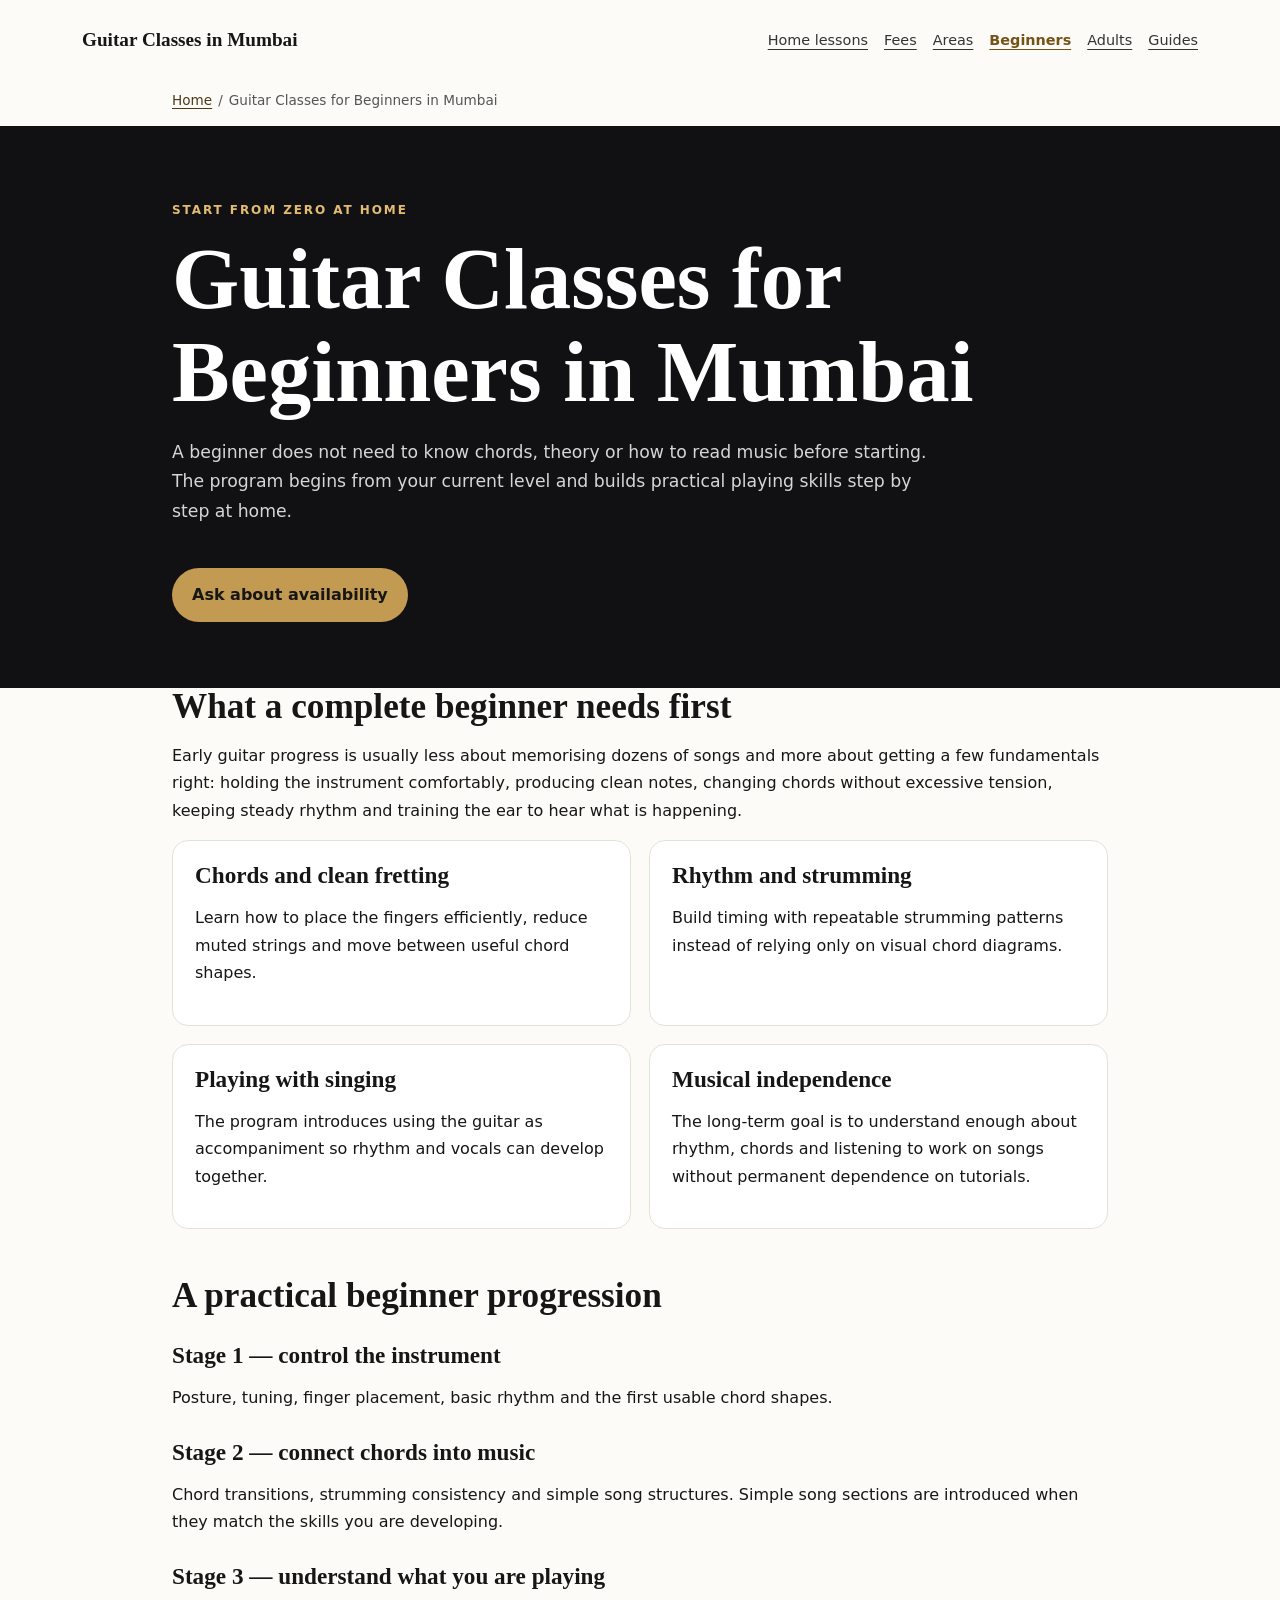
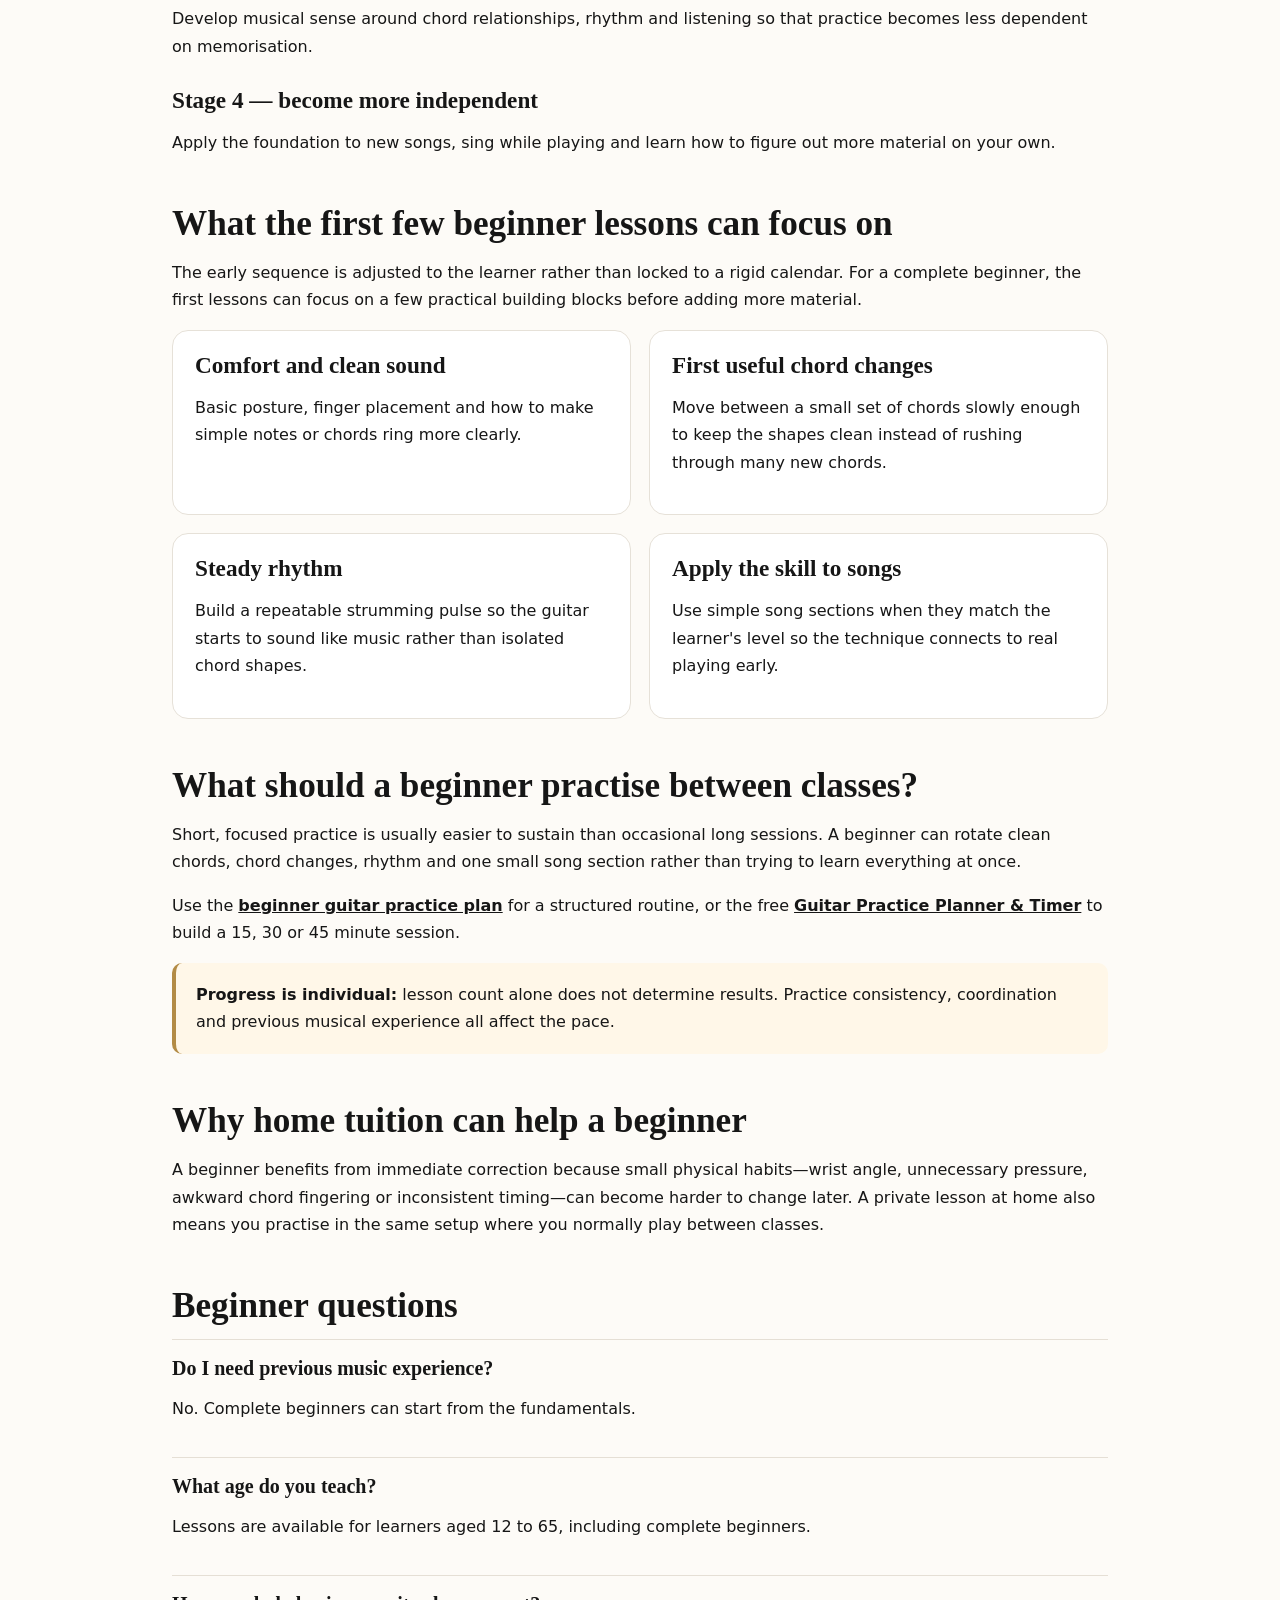
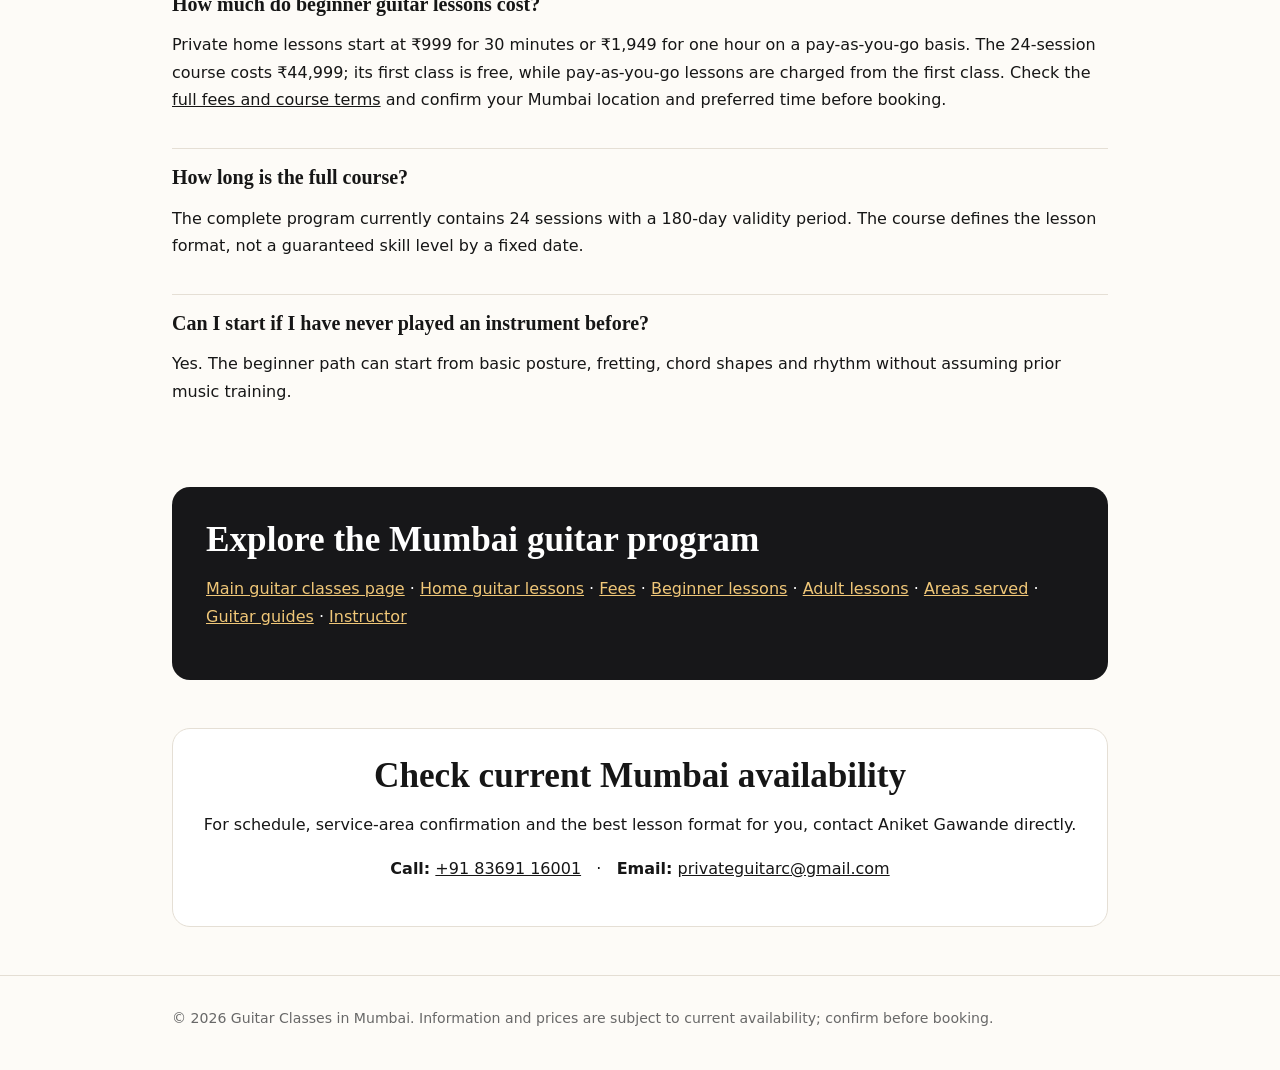
<file: guitar-classes-for-beginners-mumbai/index.html>
<!DOCTYPE html>
<html lang="en-IN">
<head>
  <meta charset="UTF-8">
  <meta name="viewport" content="width=device-width, initial-scale=1.0">
  <title>Guitar Classes for Beginners in Mumbai | Learn From Zero</title>
  <meta name="description" content="Beginner guitar classes in Mumbai with private home lessons. Start from zero with chords, rhythm, strumming, singing and practical playing.">
  <meta name="robots" content="index, follow, max-image-preview:large, max-snippet:-1">
  <meta name="author" content="Aniket Gawande">
  <link rel="canonical" href="https://guitar-classes-in-mumbai.vercel.app/guitar-classes-for-beginners-mumbai/">
  <link rel="icon" href="/favicon.svg" type="image/svg+xml" sizes="any">
  <meta property="og:type" content="website">
  <meta property="og:site_name" content="Guitar Classes in Mumbai">
  <meta property="og:title" content="Guitar Classes for Beginners in Mumbai | Learn From Zero">
  <meta property="og:description" content="Beginner guitar classes in Mumbai with private home lessons. Start from zero with chords, rhythm, strumming and practical playing.">
  <meta property="og:url" content="https://guitar-classes-in-mumbai.vercel.app/guitar-classes-for-beginners-mumbai/">
  <meta property="og:image" content="https://guitar-classes-in-mumbai.vercel.app/AG.png">
  <script type="application/ld+json">
  {
    "@context":"https://schema.org",
    "@graph":[
      {
        "@type":"Service",
        "name":"Guitar Classes for Beginners in Mumbai",
        "url":"https://guitar-classes-in-mumbai.vercel.app/guitar-classes-for-beginners-mumbai/",
        "serviceType":"Private guitar lessons at home",
        "areaServed":{"@type":"City","name":"Mumbai"},
        "audience":{"@type":"EducationalAudience","educationalRole":"student","audienceType":"Complete beginners and early-stage guitar learners"},
        "provider":{
          "@type":"EducationalOrganization",
          "@id":"https://guitar-classes-in-mumbai.vercel.app/#organization",
          "name":"Guitar Classes in Mumbai",
          "url":"https://guitar-classes-in-mumbai.vercel.app/",
          "telephone":"+918369116001",
          "founder":{"@type":"Person","name":"Aniket Gawande"}
        }
      },
      {
        "@type":"BreadcrumbList",
        "itemListElement":[
          {"@type":"ListItem","position":1,"name":"Guitar Classes in Mumbai","item":"https://guitar-classes-in-mumbai.vercel.app/"},
          {"@type":"ListItem","position":2,"name":"Guitar Classes for Beginners in Mumbai","item":"https://guitar-classes-in-mumbai.vercel.app/guitar-classes-for-beginners-mumbai/"}
        ]
      }
    ]
  }
  </script>
  <style>
    :root{--cream:#fdfbf7;--ink:#161616;--muted:#5f5f5f;--gold:#b38b45;--dark:#111114}
    *{box-sizing:border-box} body{margin:0;font-family:system-ui,-apple-system,BlinkMacSystemFont,'Segoe UI',sans-serif;background:var(--cream);color:var(--ink);line-height:1.72}
    h1,h2,h3{font-family:Georgia,'Times New Roman',serif;line-height:1.08} a{color:inherit}
    .wrap{max-width:980px;margin:auto;padding:0 22px}.nav{display:flex;justify-content:space-between;align-items:center;padding:22px 0}
    .brand{text-decoration:none;font-family:Georgia,'Times New Roman',serif;font-weight:700;font-size:1.35rem}.brand span{color:var(--gold)}
    .navlinks{display:flex;gap:18px;flex-wrap:wrap}.navlinks a{font-size:.82rem;text-decoration:none;color:#444}
    .hero{background:var(--dark);color:#fff;padding:74px 0 66px}.kicker{text-transform:uppercase;letter-spacing:.16em;color:#e2bc72;font-size:.75rem;font-weight:700}
    h1{font-size:clamp(2.7rem,7vw,5.4rem);margin:12px 0 18px}.lead{max-width:760px;color:#d6d6d6;font-size:1.08rem}
    .cta{display:inline-block;margin-top:24px;padding:13px 20px;border-radius:999px;background:#c39a52;color:#fff;text-decoration:none;font-weight:700}
    main{padding:56px 0}.section{margin:0 0 48px}.section h2{font-size:2.2rem;margin:0 0 14px}.section h3{font-size:1.45rem;margin:28px 0 8px}
    .grid{display:grid;grid-template-columns:repeat(2,minmax(0,1fr));gap:18px}.card{background:#fff;border:1px solid #e6e1d8;border-radius:16px;padding:22px}
    .card h3{margin-top:0}.note{background:#fff7e8;border-left:4px solid var(--gold);padding:18px 20px;border-radius:10px}
    .price{font-size:2rem;font-weight:800}.small{color:var(--muted);font-size:.9rem}.faq{border-top:1px solid #e5dfd5;padding:18px 0}.faq h3{margin:0 0 6px;font-size:1.25rem}
    .explore{background:#171719;color:#fff;padding:34px;border-radius:18px}.explore a{color:#f0c778}.contact{background:#fff;border:1px solid #e5dfd5;border-radius:18px;padding:28px;text-align:center}
    footer{border-top:1px solid #e4ded4;padding:30px 0 40px;color:#686868;font-size:.88rem}
    @media(max-width:720px){.grid{grid-template-columns:1fr}.navlinks{display:none}.hero{padding:52px 0}.section h2{font-size:1.9rem}}
  </style>
  <link rel="stylesheet" href="/site.css">
</head>
<body>
  <a class="skip-link" href="#main-content">Skip to content</a>
<nav class="site-nav" aria-label="Main navigation"><a class="site-brand" href="/">Guitar Classes in Mumbai</a><div class="site-nav-links"><a href="/home-guitar-classes-mumbai/">Home lessons</a><a href="/guitar-classes-mumbai-fees/">Fees</a><a href="/areas-we-serve-mumbai/">Areas</a><a href="/guitar-classes-for-beginners-mumbai/" aria-current="page">Beginners</a><a href="/guitar-classes-for-adults-mumbai/">Adults</a><a href="/guides/">Guides</a></div></nav>
<nav class="site-breadcrumbs" aria-label="Breadcrumb"><a href="/">Home</a><span aria-hidden="true">/</span><span aria-current="page">Guitar Classes for Beginners in Mumbai</span></nav>
<header class="hero">
    <div class="wrap">
      <div class="kicker">Start from zero at home</div>
      <h1>Guitar Classes for Beginners in Mumbai</h1>
      <p class="lead">A beginner does not need to know chords, theory or how to read music before starting. The program begins from your current level and builds practical playing skills step by step at home.</p>
      <a class="cta" href="https://wa.me/918369116001">Ask about availability</a>
    </div>
  </header>
  <main id="main-content" class="wrap">
    <section class="section">
  <h2>What a complete beginner needs first</h2>
  <p>Early guitar progress is usually less about memorising dozens of songs and more about getting a few fundamentals right: holding the instrument comfortably, producing clean notes, changing chords without excessive tension, keeping steady rhythm and training the ear to hear what is happening.</p>
  <div class="grid">
    <div class="card"><h3>Chords and clean fretting</h3><p>Learn how to place the fingers efficiently, reduce muted strings and move between useful chord shapes.</p></div>
    <div class="card"><h3>Rhythm and strumming</h3><p>Build timing with repeatable strumming patterns instead of relying only on visual chord diagrams.</p></div>
    <div class="card"><h3>Playing with singing</h3><p>The program introduces using the guitar as accompaniment so rhythm and vocals can develop together.</p></div>
    <div class="card"><h3>Musical independence</h3><p>The long-term goal is to understand enough about rhythm, chords and listening to work on songs without permanent dependence on tutorials.</p></div>
  </div>
</section>
<section class="section">
  <h2>A practical beginner progression</h2>
  <h3>Stage 1 — control the instrument</h3><p>Posture, tuning, finger placement, basic rhythm and the first usable chord shapes.</p>
  <h3>Stage 2 — connect chords into music</h3><p>Chord transitions, strumming consistency and simple song structures. Simple song sections are introduced when they match the skills you are developing.</p>
  <h3>Stage 3 — understand what you are playing</h3><p>Develop musical sense around chord relationships, rhythm and listening so that practice becomes less dependent on memorisation.</p>
  <h3>Stage 4 — become more independent</h3><p>Apply the foundation to new songs, sing while playing and learn how to figure out more material on your own.</p>
</section>
<section class="section">
  <h2>What the first few beginner lessons can focus on</h2>
  <p>The early sequence is adjusted to the learner rather than locked to a rigid calendar. For a complete beginner, the first lessons can focus on a few practical building blocks before adding more material.</p>
  <div class="grid">
    <div class="card"><h3>Comfort and clean sound</h3><p>Basic posture, finger placement and how to make simple notes or chords ring more clearly.</p></div>
    <div class="card"><h3>First useful chord changes</h3><p>Move between a small set of chords slowly enough to keep the shapes clean instead of rushing through many new chords.</p></div>
    <div class="card"><h3>Steady rhythm</h3><p>Build a repeatable strumming pulse so the guitar starts to sound like music rather than isolated chord shapes.</p></div>
    <div class="card"><h3>Apply the skill to songs</h3><p>Use simple song sections when they match the learner's level so the technique connects to real playing early.</p></div>
  </div>
</section>
<section class="section">
  <h2>What should a beginner practise between classes?</h2>
  <p>Short, focused practice is usually easier to sustain than occasional long sessions. A beginner can rotate clean chords, chord changes, rhythm and one small song section rather than trying to learn everything at once.</p>
  <p>Use the <a href="/guides/beginner-guitar-practice-plan/"><strong>beginner guitar practice plan</strong></a> for a structured routine, or the free <a href="/tools/guitar-practice-planner/"><strong>Guitar Practice Planner & Timer</strong></a> to build a 15, 30 or 45 minute session.</p>
  <div class="note"><strong>Progress is individual:</strong> lesson count alone does not determine results. Practice consistency, coordination and previous musical experience all affect the pace.</div>
</section>
<section class="section">
  <h2>Why home tuition can help a beginner</h2>
  <p>A beginner benefits from immediate correction because small physical habits—wrist angle, unnecessary pressure, awkward chord fingering or inconsistent timing—can become harder to change later. A private lesson at home also means you practise in the same setup where you normally play between classes.</p>
</section>
<section class="section">
  <h2>Beginner questions</h2>
  <div class="faq"><h3>Do I need previous music experience?</h3><p>No. Complete beginners can start from the fundamentals.</p></div>
  <div class="faq"><h3>What age do you teach?</h3><p>Lessons are available for learners aged 12 to 65, including complete beginners.</p></div>
  <div class="faq"><h3>How much do beginner guitar lessons cost?</h3><p>Private home lessons start at ₹999 for 30 minutes or ₹1,949 for one hour on a pay-as-you-go basis. The 24-session course costs ₹44,999; its first class is free, while pay-as-you-go lessons are charged from the first class. Check the <a href="/guitar-classes-mumbai-fees/">full fees and course terms</a> and confirm your Mumbai location and preferred time before booking.</p></div>
  <div class="faq"><h3>How long is the full course?</h3><p>The complete program currently contains 24 sessions with a 180-day validity period. The course defines the lesson format, not a guaranteed skill level by a fixed date.</p></div>
  <div class="faq"><h3>Can I start if I have never played an instrument before?</h3><p>Yes. The beginner path can start from basic posture, fretting, chord shapes and rhythm without assuming prior music training.</p></div>
</section>
    <section class="section explore">
      <h2>Explore the Mumbai guitar program</h2>
      <p><a href="/">Main guitar classes page</a> · <a href="/home-guitar-classes-mumbai/">Home guitar lessons</a> · <a href="/guitar-classes-mumbai-fees/">Fees</a> · <a href="/guitar-classes-for-beginners-mumbai/">Beginner lessons</a> · <a href="/guitar-classes-for-adults-mumbai/">Adult lessons</a> · <a href="/areas-we-serve-mumbai/">Areas served</a> · <a href="/guides/">Guitar guides</a> · <a href="/about-aniket-gawande-guitar-instructor-mumbai/">Instructor</a></p>
    </section>
    <section class="section contact">
      <h2>Check current Mumbai availability</h2>
      <p>For schedule, service-area confirmation and the best lesson format for you, contact Aniket Gawande directly.</p>
      <p><strong>Call:</strong> <a href="tel:+918369116001">+91 83691 16001</a> &nbsp; · &nbsp; <strong>Email:</strong> <a href="mailto:privateguitarc@gmail.com">privateguitarc@gmail.com</a></p>
    </section>
  </main>
  <footer><div class="wrap">© 2026 Guitar Classes in Mumbai. Information and prices are subject to current availability; confirm before booking.</div></footer>
</body>
</html>
</file>
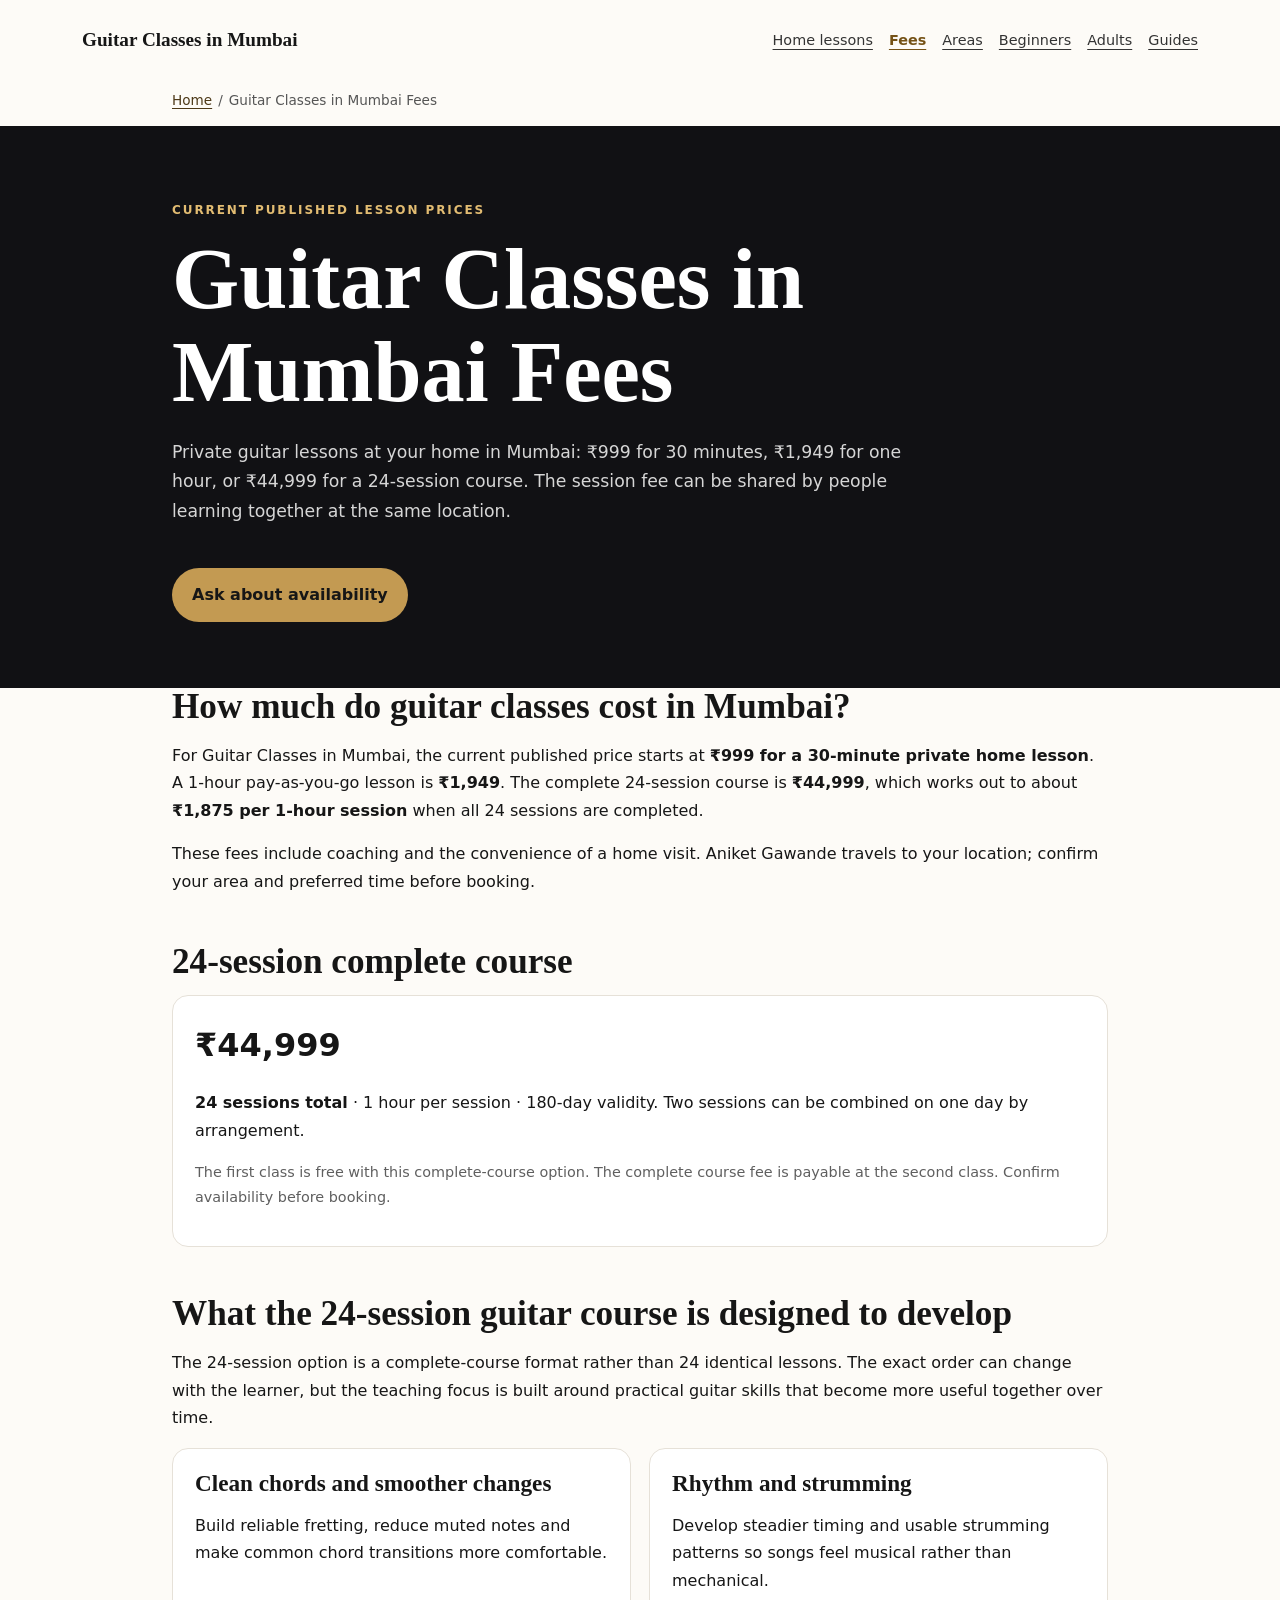
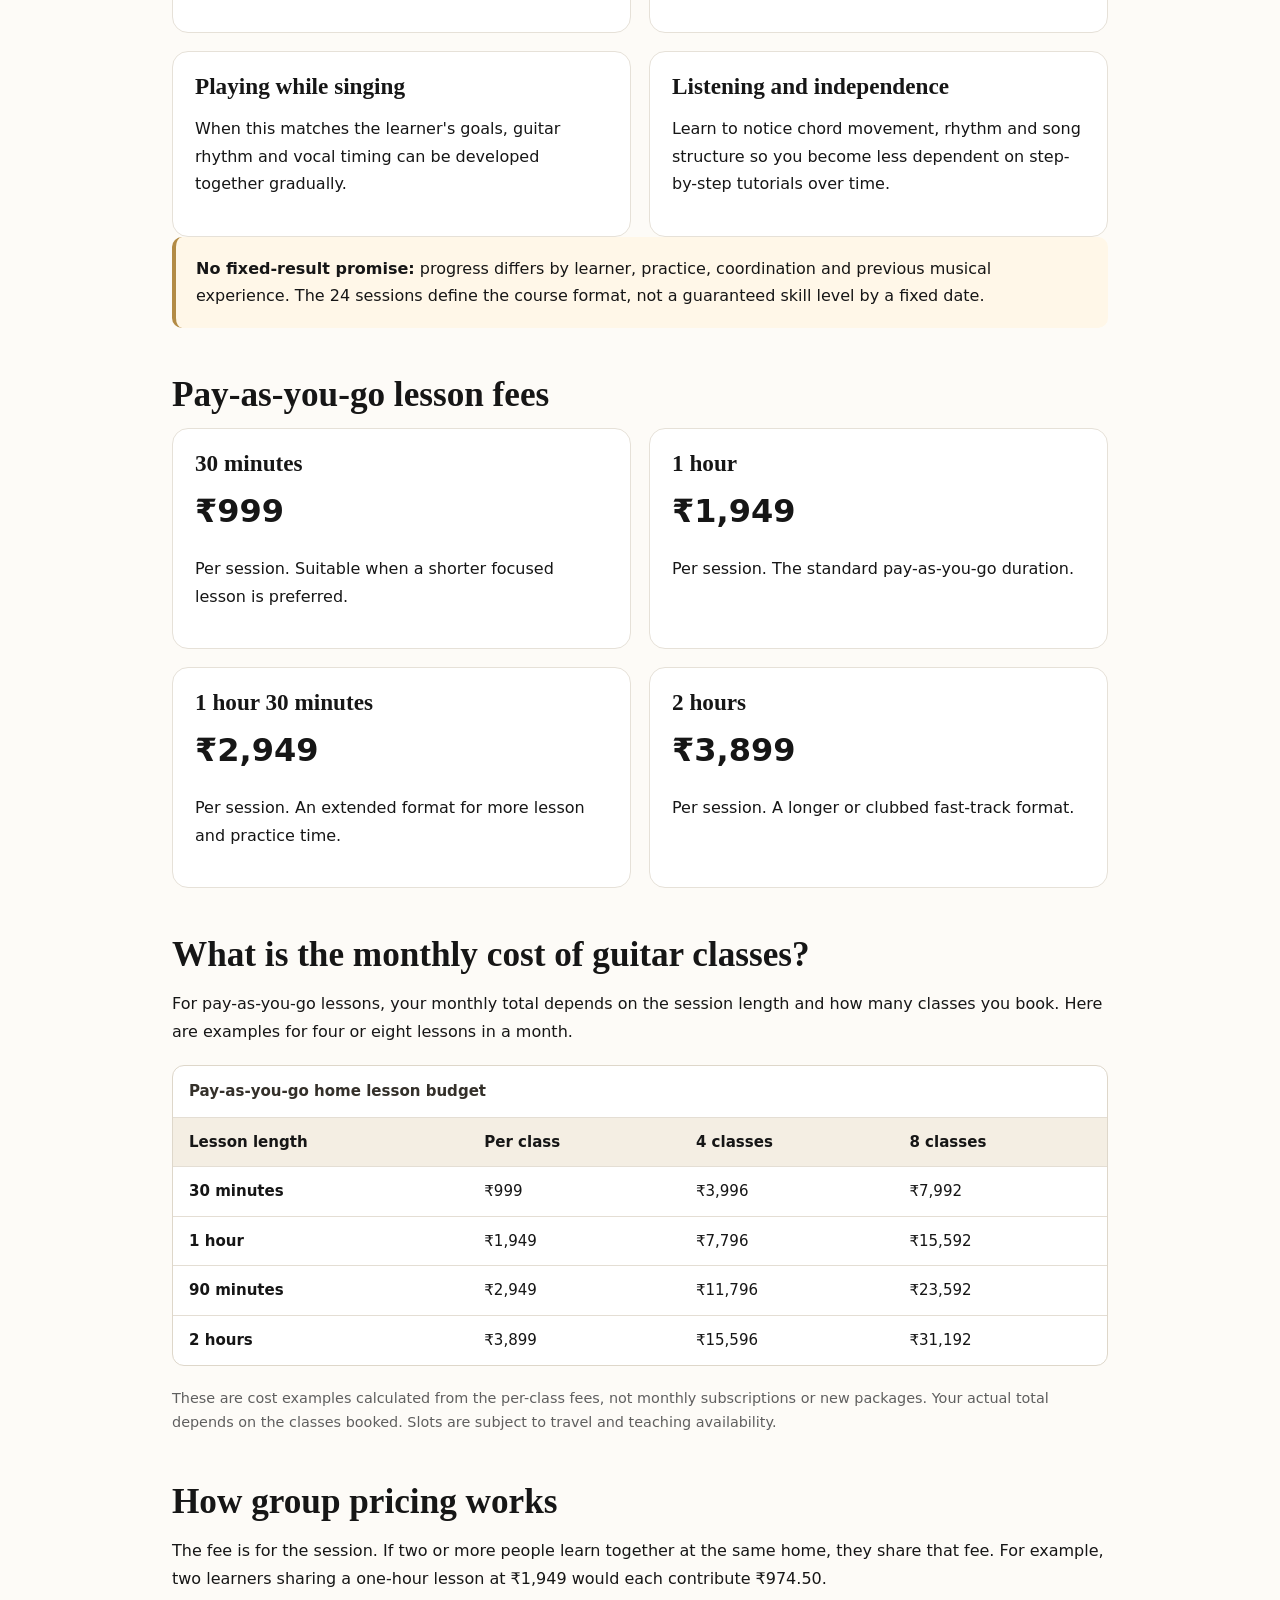
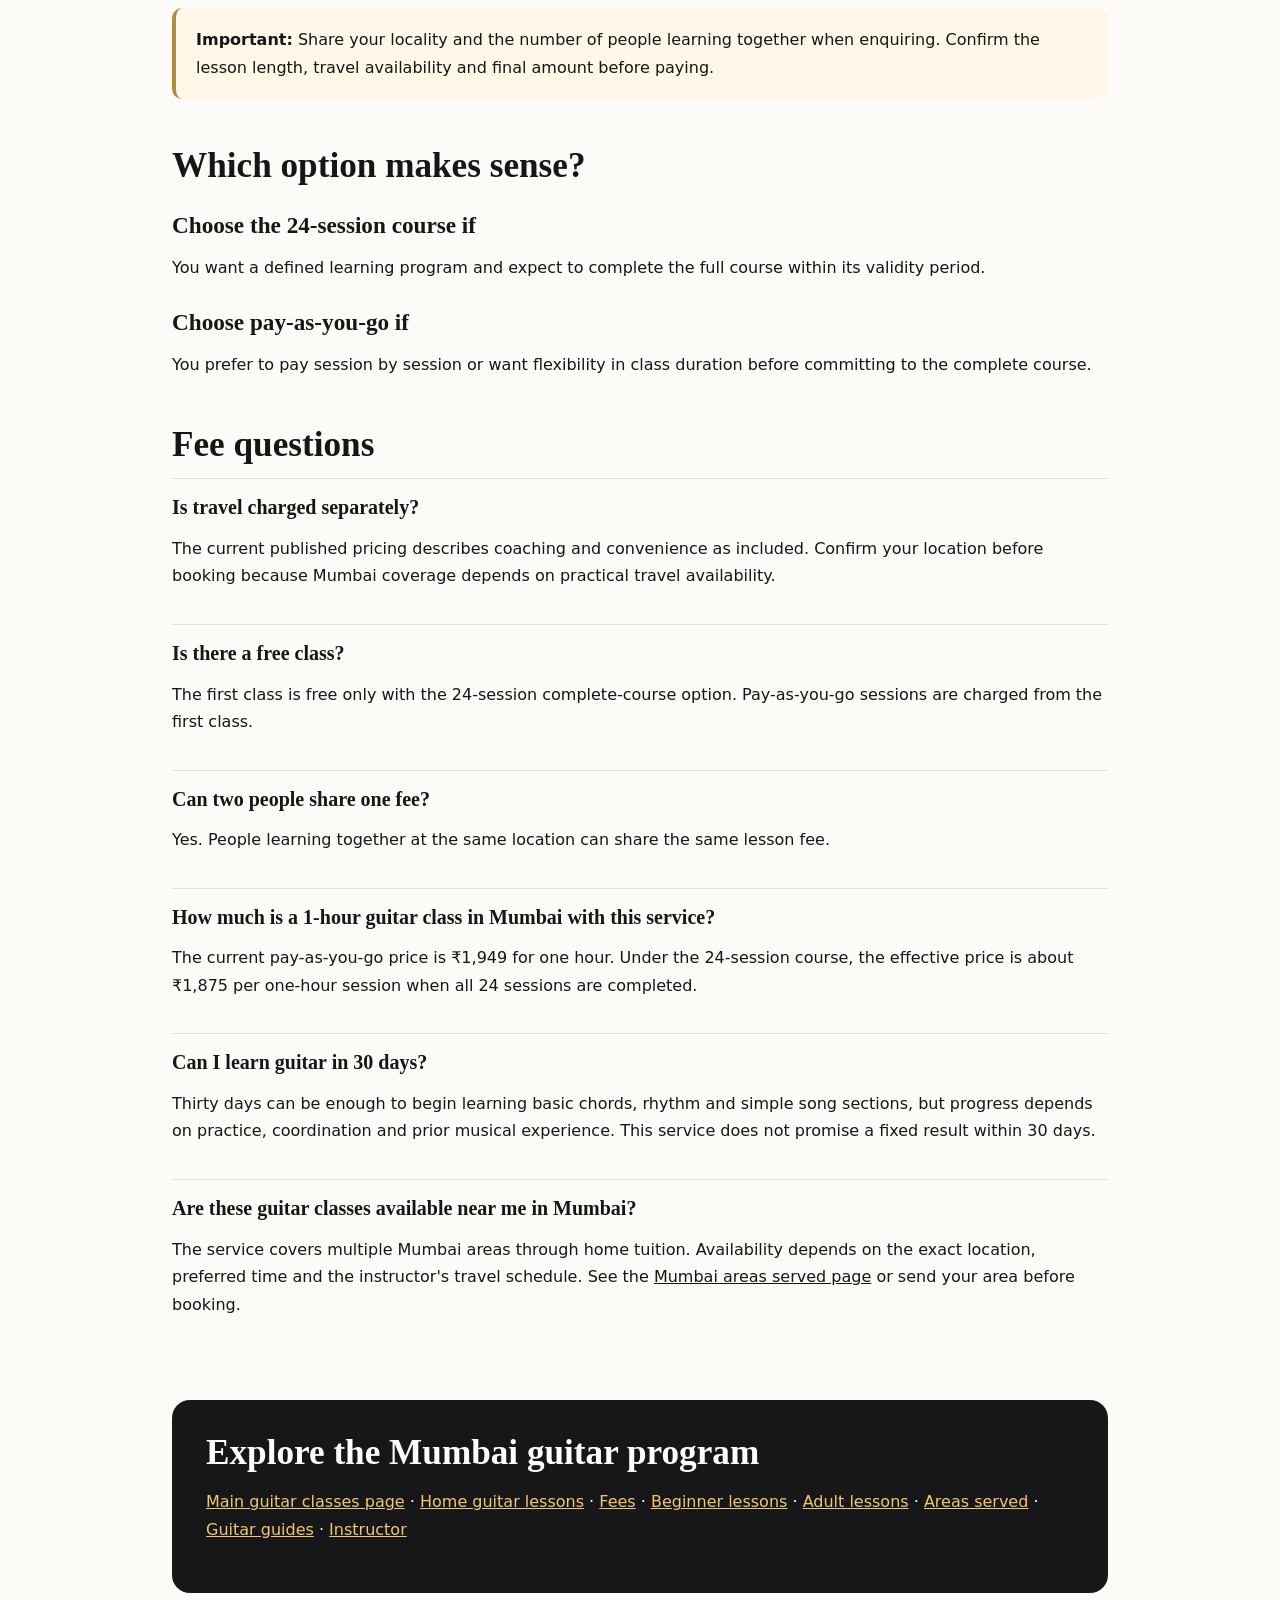
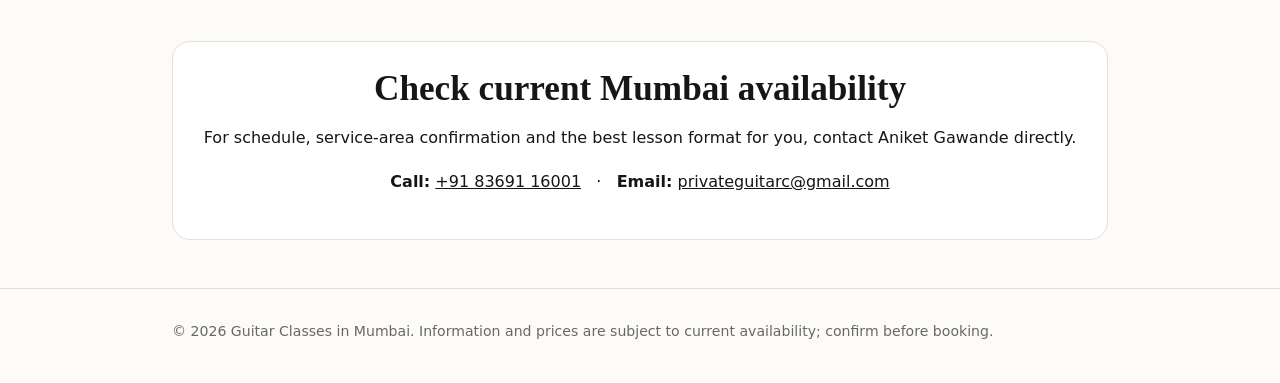
<file: guitar-classes-mumbai-fees/index.html>
<!DOCTYPE html>
<html lang="en-IN">
<head>
  <meta charset="UTF-8">
  <meta name="viewport" content="width=device-width, initial-scale=1.0">
  <title>Guitar Classes in Mumbai Fees | Home Guitar Lesson Prices</title>
  <meta name="description" content="Guitar classes in Mumbai fees: ₹999 for 30 minutes, ₹1,949 for 1 hour, or ₹44,999 for the 24-session home guitar course. See all current prices.">
  <meta name="robots" content="index, follow, max-image-preview:large, max-snippet:-1">
  <meta name="author" content="Aniket Gawande">
  <link rel="canonical" href="https://guitar-classes-in-mumbai.vercel.app/guitar-classes-mumbai-fees/">
  <link rel="icon" href="/favicon.svg" type="image/svg+xml" sizes="any">
  <meta property="og:type" content="website">
  <meta property="og:site_name" content="Guitar Classes in Mumbai">
  <meta property="og:title" content="Guitar Classes in Mumbai Fees | Home Guitar Lesson Prices">
  <meta property="og:description" content="Current private home guitar lesson prices in Mumbai, including pay-as-you-go and the 24-session course.">
  <meta property="og:url" content="https://guitar-classes-in-mumbai.vercel.app/guitar-classes-mumbai-fees/">
  <meta property="og:image" content="https://guitar-classes-in-mumbai.vercel.app/AG.png">
  <script type="application/ld+json">
  {
    "@context":"https://schema.org",
    "@graph":[
      {
        "@type":"Service",
        "name":"Guitar Classes in Mumbai Fees",
        "url":"https://guitar-classes-in-mumbai.vercel.app/guitar-classes-mumbai-fees/",
        "serviceType":"Private guitar lessons at home",
        "areaServed":{"@type":"City","name":"Mumbai"},
        "provider":{
          "@type":"EducationalOrganization",
          "@id":"https://guitar-classes-in-mumbai.vercel.app/#organization",
          "name":"Guitar Classes in Mumbai",
          "url":"https://guitar-classes-in-mumbai.vercel.app/",
          "telephone":"+918369116001",
          "founder":{"@type":"Person","name":"Aniket Gawande"}
        },
        "offers":[
          {"@type":"Offer","name":"30-minute home guitar lesson","price":"999","priceCurrency":"INR"},
          {"@type":"Offer","name":"1-hour home guitar lesson","price":"1949","priceCurrency":"INR"},
          {"@type":"Offer","name":"90-minute home guitar lesson","price":"2949","priceCurrency":"INR"},
          {"@type":"Offer","name":"2-hour home guitar lesson","price":"3899","priceCurrency":"INR"},
          {"@type":"Offer","name":"24-session complete guitar course","price":"44999","priceCurrency":"INR"}
        ]
      },
      {
        "@type":"Course",
        "@id":"https://guitar-classes-in-mumbai.vercel.app/guitar-classes-mumbai-fees/#24-session-course",
        "name":"24-Session Private Guitar Course in Mumbai",
        "description":"A 24-session private home guitar course covering practical skills such as chords, rhythm, strumming, listening and playing while singing, adapted to the learner's level.",
        "provider":{"@id":"https://guitar-classes-in-mumbai.vercel.app/#organization"},
        "courseMode":"In person",
        "educationalLevel":"Beginner to developing player",
        "offers":{"@type":"Offer","price":"44999","priceCurrency":"INR","availability":"https://schema.org/InStock","url":"https://guitar-classes-in-mumbai.vercel.app/guitar-classes-mumbai-fees/"}
      },
      {
        "@type":"BreadcrumbList",
        "itemListElement":[
          {"@type":"ListItem","position":1,"name":"Guitar Classes in Mumbai","item":"https://guitar-classes-in-mumbai.vercel.app/"},
          {"@type":"ListItem","position":2,"name":"Guitar Classes in Mumbai Fees","item":"https://guitar-classes-in-mumbai.vercel.app/guitar-classes-mumbai-fees/"}
        ]
      }
    ]
  }
  </script>
  <style>
    :root{--cream:#fdfbf7;--ink:#161616;--muted:#5f5f5f;--gold:#b38b45;--dark:#111114}
    *{box-sizing:border-box} body{margin:0;font-family:system-ui,-apple-system,BlinkMacSystemFont,'Segoe UI',sans-serif;background:var(--cream);color:var(--ink);line-height:1.72}
    h1,h2,h3{font-family:Georgia,'Times New Roman',serif;line-height:1.08} a{color:inherit}
    .wrap{max-width:980px;margin:auto;padding:0 22px}.nav{display:flex;justify-content:space-between;align-items:center;padding:22px 0}
    .brand{text-decoration:none;font-family:Georgia,'Times New Roman',serif;font-weight:700;font-size:1.35rem}.brand span{color:var(--gold)}
    .navlinks{display:flex;gap:18px;flex-wrap:wrap}.navlinks a{font-size:.82rem;text-decoration:none;color:#444}
    .hero{background:var(--dark);color:#fff;padding:74px 0 66px}.kicker{text-transform:uppercase;letter-spacing:.16em;color:#e2bc72;font-size:.75rem;font-weight:700}
    h1{font-size:clamp(2.7rem,7vw,5.4rem);margin:12px 0 18px}.lead{max-width:760px;color:#d6d6d6;font-size:1.08rem}
    .cta{display:inline-block;margin-top:24px;padding:13px 20px;border-radius:999px;background:#c39a52;color:#fff;text-decoration:none;font-weight:700}
    main{padding:56px 0}.section{margin:0 0 48px}.section h2{font-size:2.2rem;margin:0 0 14px}.section h3{font-size:1.45rem;margin:28px 0 8px}
    .grid{display:grid;grid-template-columns:repeat(2,minmax(0,1fr));gap:18px}.card{background:#fff;border:1px solid #e6e1d8;border-radius:16px;padding:22px}
    .card h3{margin-top:0}.note{background:#fff7e8;border-left:4px solid var(--gold);padding:18px 20px;border-radius:10px}
    .price{font-size:2rem;font-weight:800}.small{color:var(--muted);font-size:.9rem}.faq{border-top:1px solid #e5dfd5;padding:18px 0}.faq h3{margin:0 0 6px;font-size:1.25rem}
    .explore{background:#171719;color:#fff;padding:34px;border-radius:18px}.explore a{color:#f0c778}.contact{background:#fff;border:1px solid #e5dfd5;border-radius:18px;padding:28px;text-align:center}
    footer{border-top:1px solid #e4ded4;padding:30px 0 40px;color:#686868;font-size:.88rem}
    @media(max-width:720px){.grid{grid-template-columns:1fr}.navlinks{display:none}.hero{padding:52px 0}.section h2{font-size:1.9rem}}
  </style>
  <link rel="stylesheet" href="/site.css">
</head>
<body>
  <a class="skip-link" href="#main-content">Skip to content</a>
<nav class="site-nav" aria-label="Main navigation"><a class="site-brand" href="/">Guitar Classes in Mumbai</a><div class="site-nav-links"><a href="/home-guitar-classes-mumbai/">Home lessons</a><a href="/guitar-classes-mumbai-fees/" aria-current="page">Fees</a><a href="/areas-we-serve-mumbai/">Areas</a><a href="/guitar-classes-for-beginners-mumbai/">Beginners</a><a href="/guitar-classes-for-adults-mumbai/">Adults</a><a href="/guides/">Guides</a></div></nav>
<nav class="site-breadcrumbs" aria-label="Breadcrumb"><a href="/">Home</a><span aria-hidden="true">/</span><span aria-current="page">Guitar Classes in Mumbai Fees</span></nav>
<header class="hero">
    <div class="wrap">
      <div class="kicker">Current published lesson prices</div>
      <h1>Guitar Classes in Mumbai Fees</h1>
      <p class="lead">Private guitar lessons at your home in Mumbai: ₹999 for 30 minutes, ₹1,949 for one hour, or ₹44,999 for a 24-session course. The session fee can be shared by people learning together at the same location.</p>
      <a class="cta" href="https://wa.me/918369116001">Ask about availability</a>
    </div>
  </header>
  <main id="main-content" class="wrap">
    <section class="section">
  <h2>How much do guitar classes cost in Mumbai?</h2>
  <p>For Guitar Classes in Mumbai, the current published price starts at <strong>₹999 for a 30-minute private home lesson</strong>. A 1-hour pay-as-you-go lesson is <strong>₹1,949</strong>. The complete 24-session course is <strong>₹44,999</strong>, which works out to about <strong>₹1,875 per 1-hour session</strong> when all 24 sessions are completed.</p>
  <p>These fees include coaching and the convenience of a home visit. Aniket Gawande travels to your location; confirm your area and preferred time before booking.</p>
</section>
<section class="section">
  <h2>24-session complete course</h2>
  <div class="card">
    <div class="price">₹44,999</div>
    <p><strong>24 sessions total</strong> · 1 hour per session · 180-day validity. Two sessions can be combined on one day by arrangement.</p>
    <p class="small">The first class is free with this complete-course option. The complete course fee is payable at the second class. Confirm availability before booking.</p>
  </div>
</section>
<section class="section">
  <h2>What the 24-session guitar course is designed to develop</h2>
  <p>The 24-session option is a complete-course format rather than 24 identical lessons. The exact order can change with the learner, but the teaching focus is built around practical guitar skills that become more useful together over time.</p>
  <div class="grid">
    <div class="card"><h3>Clean chords and smoother changes</h3><p>Build reliable fretting, reduce muted notes and make common chord transitions more comfortable.</p></div>
    <div class="card"><h3>Rhythm and strumming</h3><p>Develop steadier timing and usable strumming patterns so songs feel musical rather than mechanical.</p></div>
    <div class="card"><h3>Playing while singing</h3><p>When this matches the learner's goals, guitar rhythm and vocal timing can be developed together gradually.</p></div>
    <div class="card"><h3>Listening and independence</h3><p>Learn to notice chord movement, rhythm and song structure so you become less dependent on step-by-step tutorials over time.</p></div>
  </div>
  <div class="note"><strong>No fixed-result promise:</strong> progress differs by learner, practice, coordination and previous musical experience. The 24 sessions define the course format, not a guaranteed skill level by a fixed date.</div>
</section>
<section class="section">
  <h2>Pay-as-you-go lesson fees</h2>
  <div class="grid">
    <div class="card"><h3>30 minutes</h3><div class="price">₹999</div><p>Per session. Suitable when a shorter focused lesson is preferred.</p></div>
    <div class="card"><h3>1 hour</h3><div class="price">₹1,949</div><p>Per session. The standard pay-as-you-go duration.</p></div>
    <div class="card"><h3>1 hour 30 minutes</h3><div class="price">₹2,949</div><p>Per session. An extended format for more lesson and practice time.</p></div>
    <div class="card"><h3>2 hours</h3><div class="price">₹3,899</div><p>Per session. A longer or clubbed fast-track format.</p></div>
  </div>
</section>
<section class="section" id="monthly-budget">
  <h2>What is the monthly cost of guitar classes?</h2>
  <p>For pay-as-you-go lessons, your monthly total depends on the session length and how many classes you book. Here are examples for four or eight lessons in a month.</p>
  <div class="fee-table-wrap">
    <table class="fee-table">
      <caption>Pay-as-you-go home lesson budget</caption>
      <thead><tr><th scope="col">Lesson length</th><th scope="col">Per class</th><th scope="col">4 classes</th><th scope="col">8 classes</th></tr></thead>
      <tbody>
        <tr><th scope="row">30 minutes</th><td>₹999</td><td>₹3,996</td><td>₹7,992</td></tr>
        <tr><th scope="row">1 hour</th><td>₹1,949</td><td>₹7,796</td><td>₹15,592</td></tr>
        <tr><th scope="row">90 minutes</th><td>₹2,949</td><td>₹11,796</td><td>₹23,592</td></tr>
        <tr><th scope="row">2 hours</th><td>₹3,899</td><td>₹15,596</td><td>₹31,192</td></tr>
      </tbody>
    </table>
  </div>
  <p class="small">These are cost examples calculated from the per-class fees, not monthly subscriptions or new packages. Your actual total depends on the classes booked. Slots are subject to travel and teaching availability.</p>
</section>
<section class="section">
  <h2>How group pricing works</h2>
  <p>The fee is for the session. If two or more people learn together at the same home, they share that fee. For example, two learners sharing a one-hour lesson at ₹1,949 would each contribute ₹974.50.</p>
  <div class="note"><strong>Important:</strong> Share your locality and the number of people learning together when enquiring. Confirm the lesson length, travel availability and final amount before paying.</div>
</section>
<section class="section">
  <h2>Which option makes sense?</h2>
  <h3>Choose the 24-session course if</h3><p>You want a defined learning program and expect to complete the full course within its validity period.</p>
  <h3>Choose pay-as-you-go if</h3><p>You prefer to pay session by session or want flexibility in class duration before committing to the complete course.</p>
</section>
<section class="section">
  <h2>Fee questions</h2>
  <div class="faq"><h3>Is travel charged separately?</h3><p>The current published pricing describes coaching and convenience as included. Confirm your location before booking because Mumbai coverage depends on practical travel availability.</p></div>
  <div class="faq"><h3>Is there a free class?</h3><p>The first class is free only with the 24-session complete-course option. Pay-as-you-go sessions are charged from the first class.</p></div>
  <div class="faq"><h3>Can two people share one fee?</h3><p>Yes. People learning together at the same location can share the same lesson fee.</p></div>
  <div class="faq"><h3>How much is a 1-hour guitar class in Mumbai with this service?</h3><p>The current pay-as-you-go price is ₹1,949 for one hour. Under the 24-session course, the effective price is about ₹1,875 per one-hour session when all 24 sessions are completed.</p></div>
  <div class="faq"><h3>Can I learn guitar in 30 days?</h3><p>Thirty days can be enough to begin learning basic chords, rhythm and simple song sections, but progress depends on practice, coordination and prior musical experience. This service does not promise a fixed result within 30 days.</p></div>
  <div class="faq"><h3>Are these guitar classes available near me in Mumbai?</h3><p>The service covers multiple Mumbai areas through home tuition. Availability depends on the exact location, preferred time and the instructor's travel schedule. See the <a href="/areas-we-serve-mumbai/">Mumbai areas served page</a> or send your area before booking.</p></div>
</section>
    <section class="section explore">
      <h2>Explore the Mumbai guitar program</h2>
      <p><a href="/">Main guitar classes page</a> · <a href="/home-guitar-classes-mumbai/">Home guitar lessons</a> · <a href="/guitar-classes-mumbai-fees/">Fees</a> · <a href="/guitar-classes-for-beginners-mumbai/">Beginner lessons</a> · <a href="/guitar-classes-for-adults-mumbai/">Adult lessons</a> · <a href="/areas-we-serve-mumbai/">Areas served</a> · <a href="/guides/">Guitar guides</a> · <a href="/about-aniket-gawande-guitar-instructor-mumbai/">Instructor</a></p>
    </section>
    <section class="section contact">
      <h2>Check current Mumbai availability</h2>
      <p>For schedule, service-area confirmation and the best lesson format for you, contact Aniket Gawande directly.</p>
      <p><strong>Call:</strong> <a href="tel:+918369116001">+91 83691 16001</a> &nbsp; · &nbsp; <strong>Email:</strong> <a href="mailto:privateguitarc@gmail.com">privateguitarc@gmail.com</a></p>
    </section>
  </main>
  <footer><div class="wrap">© 2026 Guitar Classes in Mumbai. Information and prices are subject to current availability; confirm before booking.</div></footer>
</body>
</html>
</file>
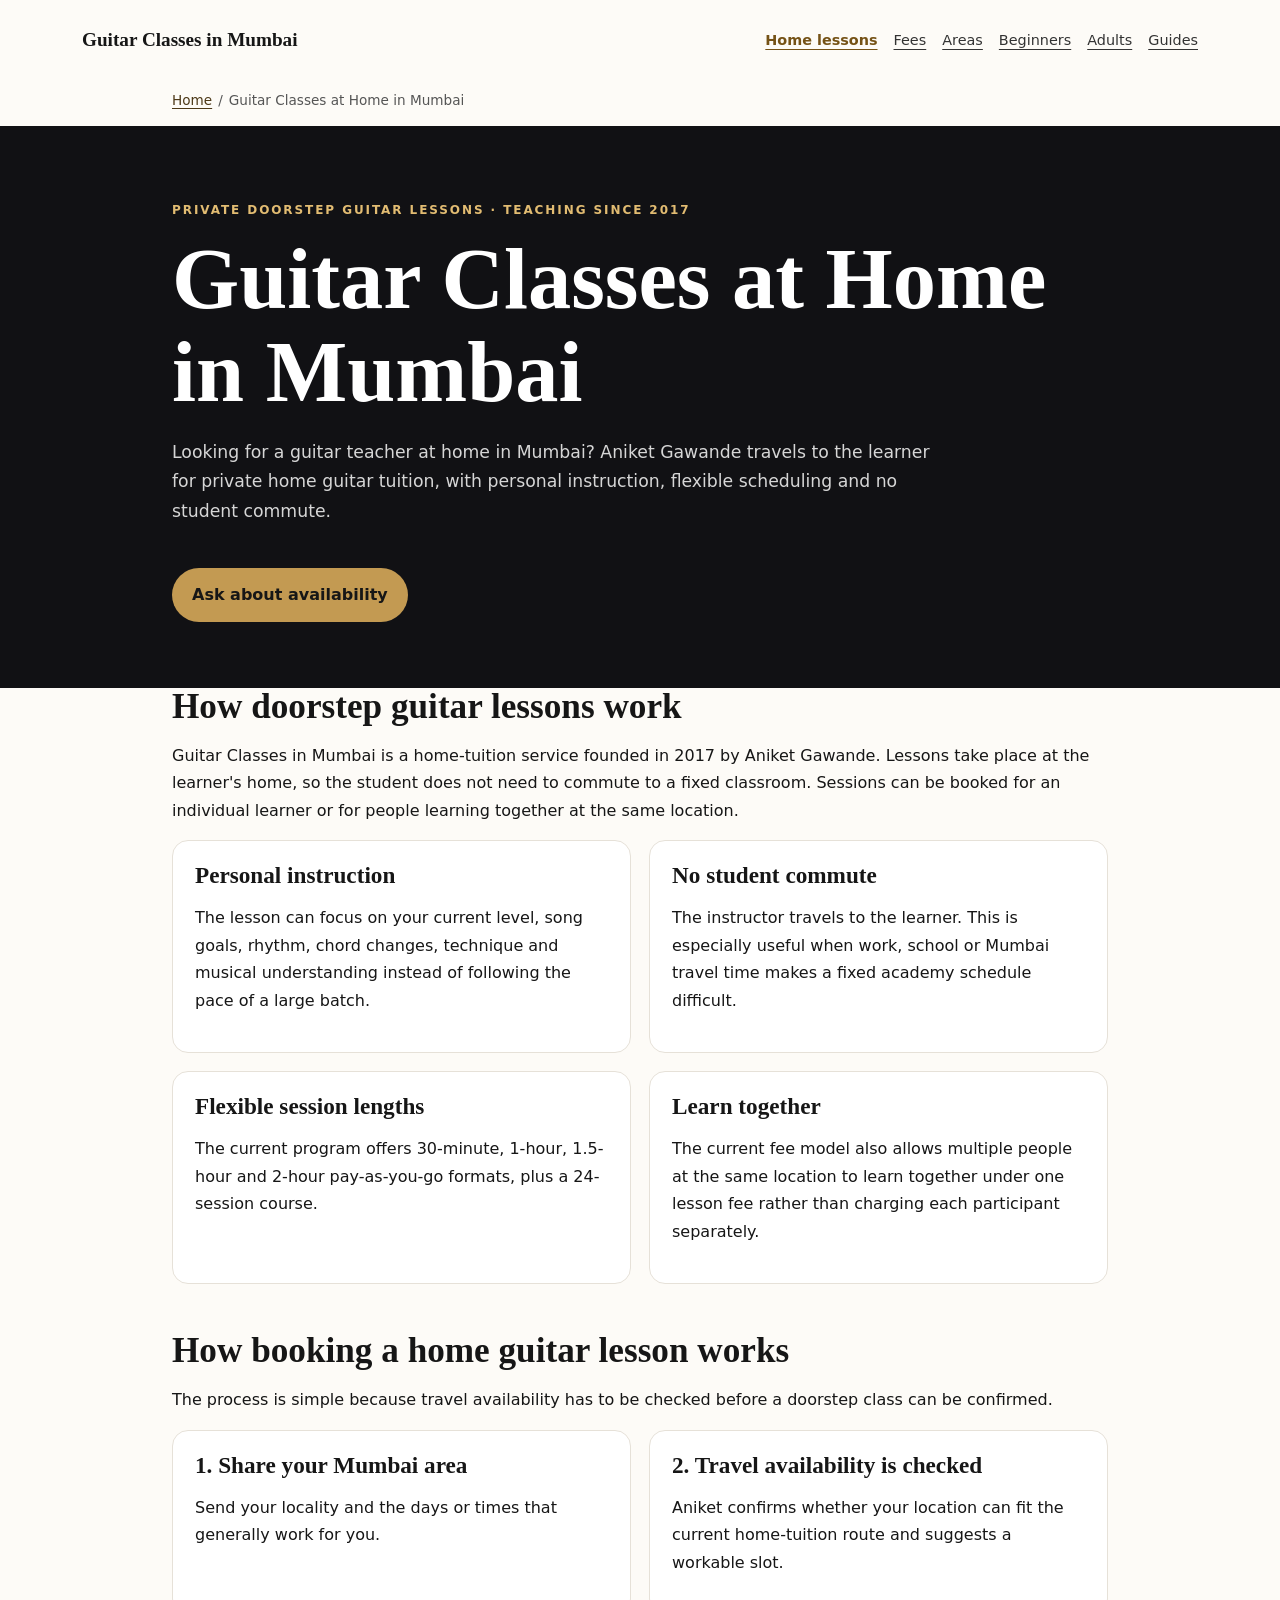
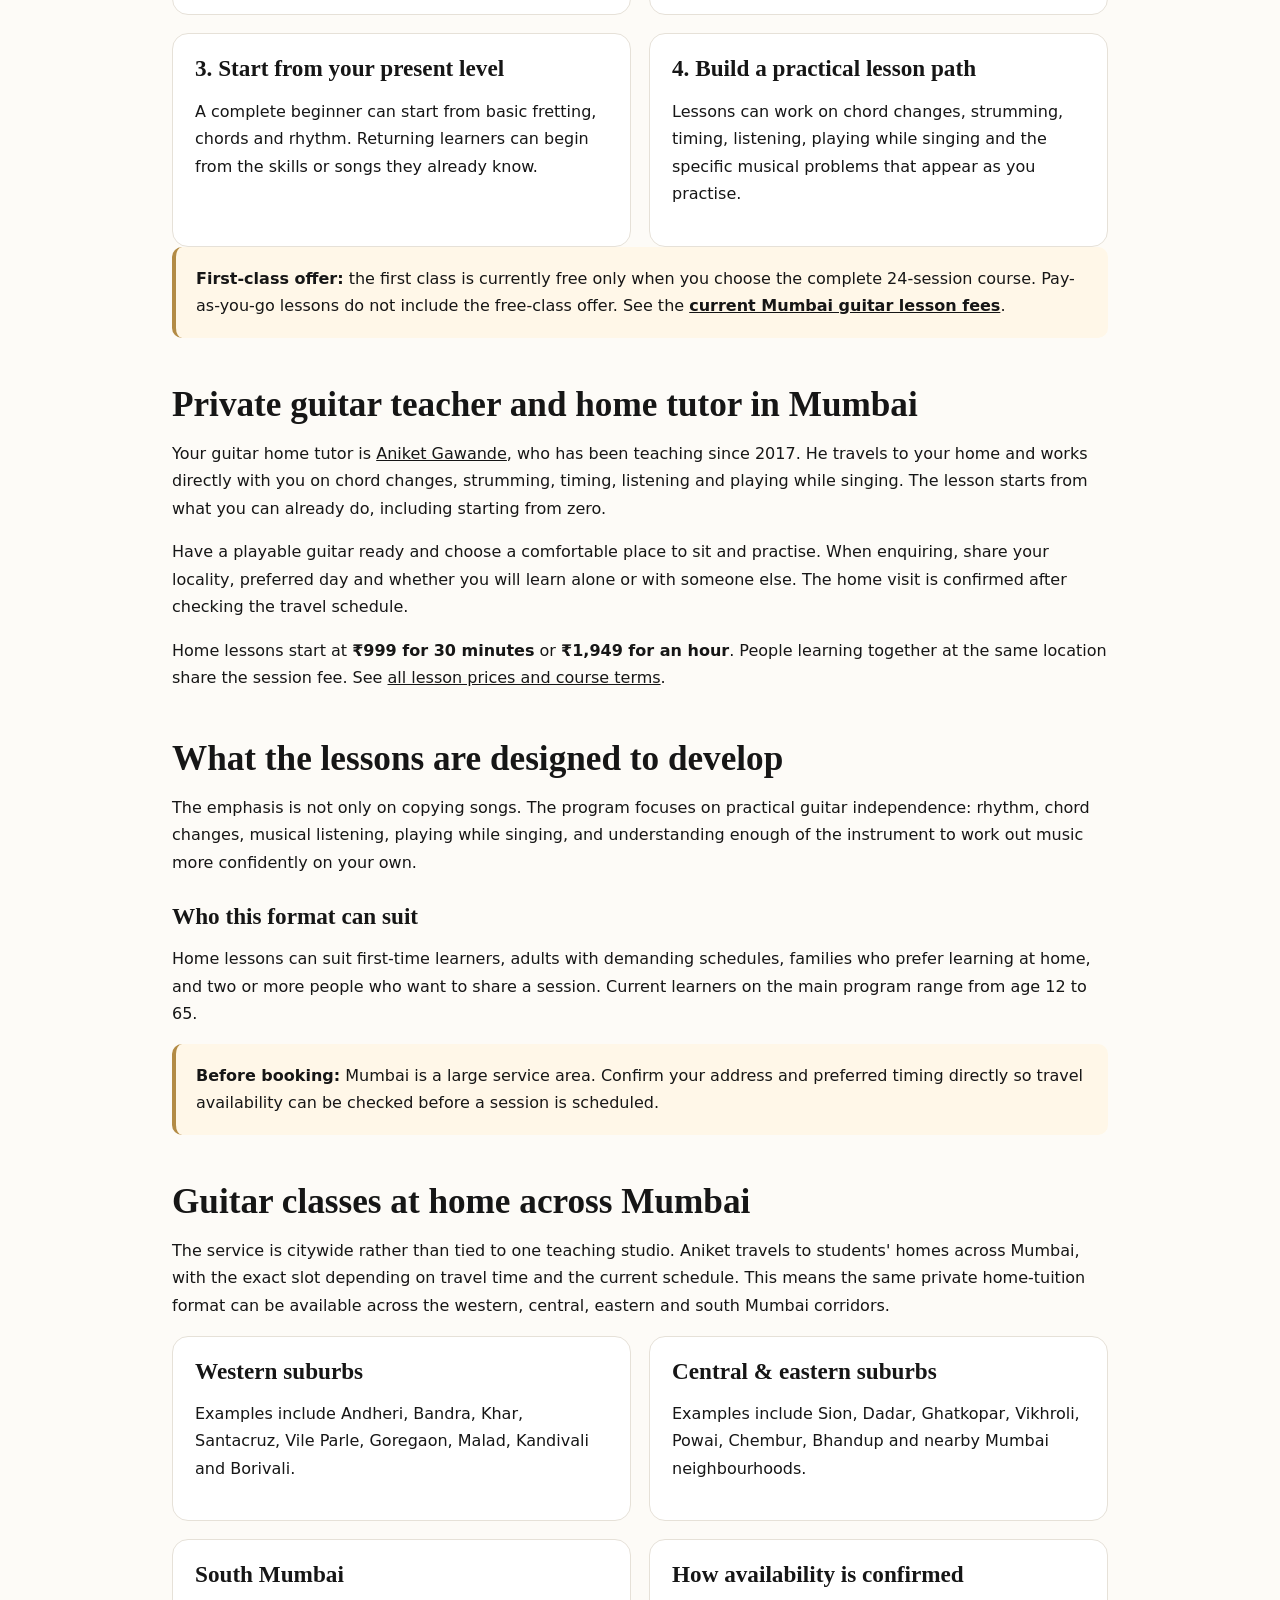
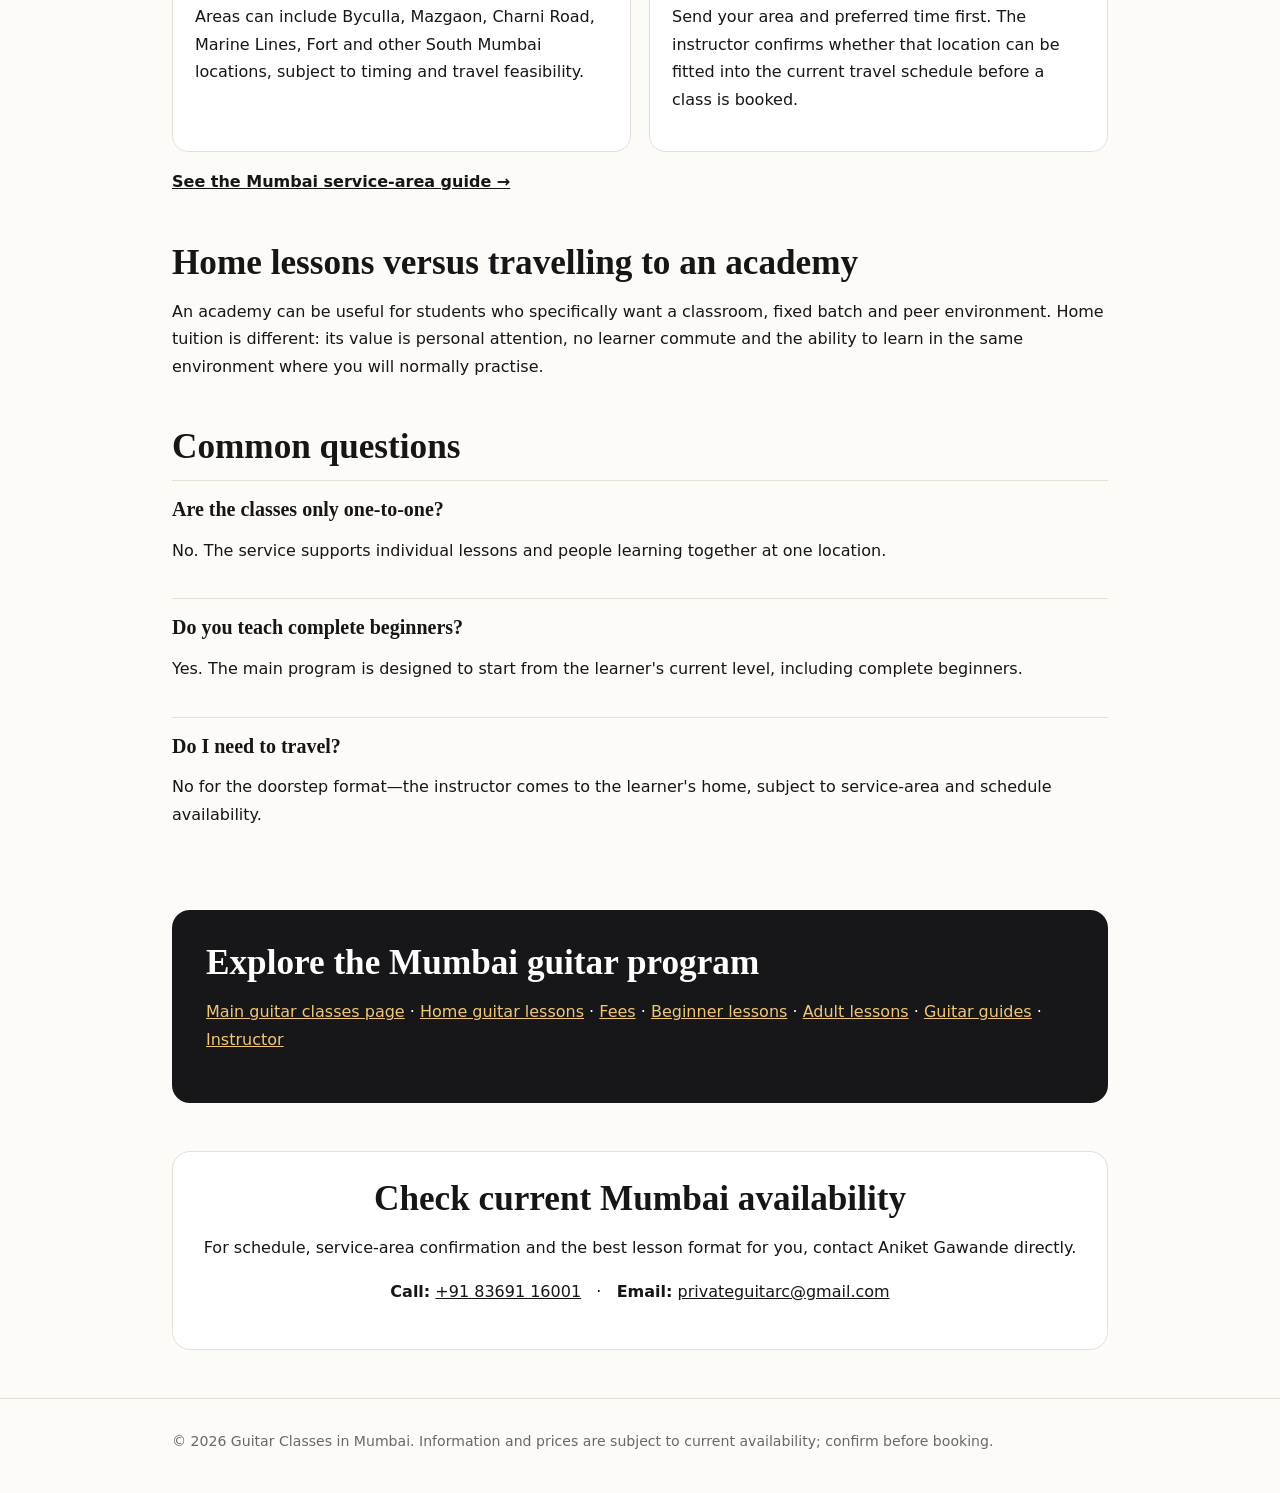
<file: home-guitar-classes-mumbai/index.html>
<!DOCTYPE html>
<html lang="en-IN">
<head>
  <meta charset="UTF-8">
  <meta name="viewport" content="width=device-width, initial-scale=1.0">
  <title>Guitar Classes at Home in Mumbai | Teacher Since 2017</title>
  <meta name="description" content="Guitar classes at home in Mumbai with Aniket Gawande, teaching since 2017. Private 1-on-1 or shared lessons; the teacher travels to you.">
  <meta name="robots" content="index, follow, max-image-preview:large, max-snippet:-1">
  <meta name="author" content="Aniket Gawande">
  <link rel="canonical" href="https://guitar-classes-in-mumbai.vercel.app/home-guitar-classes-mumbai/">
  <link rel="icon" href="/favicon.svg" type="image/svg+xml" sizes="any">
  <meta property="og:type" content="website">
  <meta property="og:site_name" content="Guitar Classes in Mumbai">
  <meta property="og:title" content="Guitar Classes at Home in Mumbai | Teacher Since 2017">
  <meta property="og:description" content="Private guitar classes at home in Mumbai with Aniket Gawande, teaching since 2017. The teacher travels to you.">
  <meta property="og:url" content="https://guitar-classes-in-mumbai.vercel.app/home-guitar-classes-mumbai/">
  <meta property="og:image" content="https://guitar-classes-in-mumbai.vercel.app/AG.png">
  <script type="application/ld+json">
  {
    "@context":"https://schema.org",
    "@graph":[
      {
        "@type":"Service",
        "name":"Guitar Classes at Home in Mumbai",
        "url":"https://guitar-classes-in-mumbai.vercel.app/home-guitar-classes-mumbai/",
        "serviceType":"Private guitar teacher and home guitar tutor in Mumbai",
        "areaServed":{"@type":"City","name":"Mumbai"},
        "provider":{
          "@type":"EducationalOrganization",
          "@id":"https://guitar-classes-in-mumbai.vercel.app/#organization",
          "name":"Guitar Classes in Mumbai",
          "url":"https://guitar-classes-in-mumbai.vercel.app/",
          "telephone":"+918369116001",
          "founder":{"@type":"Person","name":"Aniket Gawande"}
        }
      },
      {
        "@type":"BreadcrumbList",
        "itemListElement":[
          {"@type":"ListItem","position":1,"name":"Guitar Classes in Mumbai","item":"https://guitar-classes-in-mumbai.vercel.app/"},
          {"@type":"ListItem","position":2,"name":"Guitar Classes at Home in Mumbai","item":"https://guitar-classes-in-mumbai.vercel.app/home-guitar-classes-mumbai/"}
        ]
      }
    ]
  }
  </script>
  <style>
    :root{--cream:#fdfbf7;--ink:#161616;--muted:#5f5f5f;--gold:#b38b45;--dark:#111114}
    *{box-sizing:border-box} body{margin:0;font-family:system-ui,-apple-system,BlinkMacSystemFont,'Segoe UI',sans-serif;background:var(--cream);color:var(--ink);line-height:1.72}
    h1,h2,h3{font-family:Georgia,'Times New Roman',serif;line-height:1.08} a{color:inherit}
    .wrap{max-width:980px;margin:auto;padding:0 22px}.nav{display:flex;justify-content:space-between;align-items:center;padding:22px 0}
    .brand{text-decoration:none;font-family:"Cormorant Garamond",serif;font-weight:700;font-size:1.35rem}.brand span{color:var(--gold)}
    .navlinks{display:flex;gap:18px;flex-wrap:wrap}.navlinks a{font-size:.82rem;text-decoration:none;color:#444}
    .hero{background:var(--dark);color:#fff;padding:74px 0 66px}.kicker{text-transform:uppercase;letter-spacing:.16em;color:#e2bc72;font-size:.75rem;font-weight:700}
    h1{font-size:clamp(2.7rem,7vw,5.4rem);margin:12px 0 18px}.lead{max-width:760px;color:#d6d6d6;font-size:1.08rem}
    .cta{display:inline-block;margin-top:24px;padding:13px 20px;border-radius:999px;background:#c39a52;color:#fff;text-decoration:none;font-weight:700}
    main{padding:56px 0}.section{margin:0 0 48px}.section h2{font-size:2.2rem;margin:0 0 14px}.section h3{font-size:1.45rem;margin:28px 0 8px}
    .grid{display:grid;grid-template-columns:repeat(2,minmax(0,1fr));gap:18px}.card{background:#fff;border:1px solid #e6e1d8;border-radius:16px;padding:22px}
    .card h3{margin-top:0}.note{background:#fff7e8;border-left:4px solid var(--gold);padding:18px 20px;border-radius:10px}
    .price{font-size:2rem;font-weight:800}.small{color:var(--muted);font-size:.9rem}.faq{border-top:1px solid #e5dfd5;padding:18px 0}.faq h3{margin:0 0 6px;font-size:1.25rem}
    .explore{background:#171719;color:#fff;padding:34px;border-radius:18px}.explore a{color:#f0c778}.contact{background:#fff;border:1px solid #e5dfd5;border-radius:18px;padding:28px;text-align:center}
    footer{border-top:1px solid #e4ded4;padding:30px 0 40px;color:#686868;font-size:.88rem}
    @media(max-width:720px){.grid{grid-template-columns:1fr}.navlinks{display:none}.hero{padding:52px 0}.section h2{font-size:1.9rem}}
  </style>
  <link rel="stylesheet" href="/site.css">
</head>
<body>
  <a class="skip-link" href="#main-content">Skip to content</a>
<nav class="site-nav" aria-label="Main navigation"><a class="site-brand" href="/">Guitar Classes in Mumbai</a><div class="site-nav-links"><a href="/home-guitar-classes-mumbai/" aria-current="page">Home lessons</a><a href="/guitar-classes-mumbai-fees/">Fees</a><a href="/areas-we-serve-mumbai/">Areas</a><a href="/guitar-classes-for-beginners-mumbai/">Beginners</a><a href="/guitar-classes-for-adults-mumbai/">Adults</a><a href="/guides/">Guides</a></div></nav>
<nav class="site-breadcrumbs" aria-label="Breadcrumb"><a href="/">Home</a><span aria-hidden="true">/</span><span aria-current="page">Guitar Classes at Home in Mumbai</span></nav>
<header class="hero">
    <div class="wrap">
      <div class="kicker">Private doorstep guitar lessons · Teaching since 2017</div>
      <h1>Guitar Classes at Home in Mumbai</h1>
      <p class="lead">Looking for a guitar teacher at home in Mumbai? Aniket Gawande travels to the learner for private home guitar tuition, with personal instruction, flexible scheduling and no student commute.</p>
      <a class="cta" href="https://wa.me/918369116001">Ask about availability</a>
    </div>
  </header>
  <main id="main-content" class="wrap">
    <section class="section">
  <h2>How doorstep guitar lessons work</h2>
  <p>Guitar Classes in Mumbai is a home-tuition service founded in 2017 by Aniket Gawande. Lessons take place at the learner's home, so the student does not need to commute to a fixed classroom. Sessions can be booked for an individual learner or for people learning together at the same location.</p>
  <div class="grid">
    <div class="card"><h3>Personal instruction</h3><p>The lesson can focus on your current level, song goals, rhythm, chord changes, technique and musical understanding instead of following the pace of a large batch.</p></div>
    <div class="card"><h3>No student commute</h3><p>The instructor travels to the learner. This is especially useful when work, school or Mumbai travel time makes a fixed academy schedule difficult.</p></div>
    <div class="card"><h3>Flexible session lengths</h3><p>The current program offers 30-minute, 1-hour, 1.5-hour and 2-hour pay-as-you-go formats, plus a 24-session course.</p></div>
    <div class="card"><h3>Learn together</h3><p>The current fee model also allows multiple people at the same location to learn together under one lesson fee rather than charging each participant separately.</p></div>
  </div>
</section>
<section class="section">
  <h2>How booking a home guitar lesson works</h2>
  <p>The process is simple because travel availability has to be checked before a doorstep class can be confirmed.</p>
  <div class="grid">
    <div class="card"><h3>1. Share your Mumbai area</h3><p>Send your locality and the days or times that generally work for you.</p></div>
    <div class="card"><h3>2. Travel availability is checked</h3><p>Aniket confirms whether your location can fit the current home-tuition route and suggests a workable slot.</p></div>
    <div class="card"><h3>3. Start from your present level</h3><p>A complete beginner can start from basic fretting, chords and rhythm. Returning learners can begin from the skills or songs they already know.</p></div>
    <div class="card"><h3>4. Build a practical lesson path</h3><p>Lessons can work on chord changes, strumming, timing, listening, playing while singing and the specific musical problems that appear as you practise.</p></div>
  </div>
  <div class="note"><strong>First-class offer:</strong> the first class is currently free only when you choose the complete 24-session course. Pay-as-you-go lessons do not include the free-class offer. See the <a href="/guitar-classes-mumbai-fees/"><strong>current Mumbai guitar lesson fees</strong></a>.</div>
</section>
<section class="section">
  <h2>Private guitar teacher and home tutor in Mumbai</h2>
  <p>Your guitar home tutor is <a href="/about-aniket-gawande-guitar-instructor-mumbai/">Aniket Gawande</a>, who has been teaching since 2017. He travels to your home and works directly with you on chord changes, strumming, timing, listening and playing while singing. The lesson starts from what you can already do, including starting from zero.</p>
  <p>Have a playable guitar ready and choose a comfortable place to sit and practise. When enquiring, share your locality, preferred day and whether you will learn alone or with someone else. The home visit is confirmed after checking the travel schedule.</p>
  <p>Home lessons start at <strong>₹999 for 30 minutes</strong> or <strong>₹1,949 for an hour</strong>. People learning together at the same location share the session fee. See <a href="/guitar-classes-mumbai-fees/">all lesson prices and course terms</a>.</p>
</section>
<section class="section">
  <h2>What the lessons are designed to develop</h2>
  <p>The emphasis is not only on copying songs. The program focuses on practical guitar independence: rhythm, chord changes, musical listening, playing while singing, and understanding enough of the instrument to work out music more confidently on your own.</p>
  <h3>Who this format can suit</h3>
  <p>Home lessons can suit first-time learners, adults with demanding schedules, families who prefer learning at home, and two or more people who want to share a session. Current learners on the main program range from age 12 to 65.</p>
  <div class="note"><strong>Before booking:</strong> Mumbai is a large service area. Confirm your address and preferred timing directly so travel availability can be checked before a session is scheduled.</div>
</section>
<section class="section">
  <h2>Guitar classes at home across Mumbai</h2>
  <p>The service is citywide rather than tied to one teaching studio. Aniket travels to students' homes across Mumbai, with the exact slot depending on travel time and the current schedule. This means the same private home-tuition format can be available across the western, central, eastern and south Mumbai corridors.</p>
  <div class="grid">
    <div class="card"><h3>Western suburbs</h3><p>Examples include Andheri, Bandra, Khar, Santacruz, Vile Parle, Goregaon, Malad, Kandivali and Borivali.</p></div>
    <div class="card"><h3>Central & eastern suburbs</h3><p>Examples include Sion, Dadar, Ghatkopar, Vikhroli, Powai, Chembur, Bhandup and nearby Mumbai neighbourhoods.</p></div>
    <div class="card"><h3>South Mumbai</h3><p>Areas can include Byculla, Mazgaon, Charni Road, Marine Lines, Fort and other South Mumbai locations, subject to timing and travel feasibility.</p></div>
    <div class="card"><h3>How availability is confirmed</h3><p>Send your area and preferred time first. The instructor confirms whether that location can be fitted into the current travel schedule before a class is booked.</p></div>
  </div>
  <p><a href="/areas-we-serve-mumbai/"><strong>See the Mumbai service-area guide →</strong></a></p>
</section>
<section class="section">
  <h2>Home lessons versus travelling to an academy</h2>
  <p>An academy can be useful for students who specifically want a classroom, fixed batch and peer environment. Home tuition is different: its value is personal attention, no learner commute and the ability to learn in the same environment where you will normally practise.</p>
</section>
<section class="section">
  <h2>Common questions</h2>
  <div class="faq"><h3>Are the classes only one-to-one?</h3><p>No. The service supports individual lessons and people learning together at one location.</p></div>
  <div class="faq"><h3>Do you teach complete beginners?</h3><p>Yes. The main program is designed to start from the learner's current level, including complete beginners.</p></div>
  <div class="faq"><h3>Do I need to travel?</h3><p>No for the doorstep format—the instructor comes to the learner's home, subject to service-area and schedule availability.</p></div>
</section>
    <section class="section explore">
      <h2>Explore the Mumbai guitar program</h2>
      <p><a href="/">Main guitar classes page</a> · <a href="/home-guitar-classes-mumbai/">Home guitar lessons</a> · <a href="/guitar-classes-mumbai-fees/">Fees</a> · <a href="/guitar-classes-for-beginners-mumbai/">Beginner lessons</a> · <a href="/guitar-classes-for-adults-mumbai/">Adult lessons</a> · <a href="/guides/">Guitar guides</a> · <a href="/about-aniket-gawande-guitar-instructor-mumbai/">Instructor</a></p>
    </section>
    <section class="section contact">
      <h2>Check current Mumbai availability</h2>
      <p>For schedule, service-area confirmation and the best lesson format for you, contact Aniket Gawande directly.</p>
      <p><strong>Call:</strong> <a href="tel:+918369116001">+91 83691 16001</a> &nbsp; · &nbsp; <strong>Email:</strong> <a href="mailto:privateguitarc@gmail.com">privateguitarc@gmail.com</a></p>
    </section>
  </main>
  <footer><div class="wrap">© 2026 Guitar Classes in Mumbai. Information and prices are subject to current availability; confirm before booking.</div></footer>
</body>
</html>
</file>
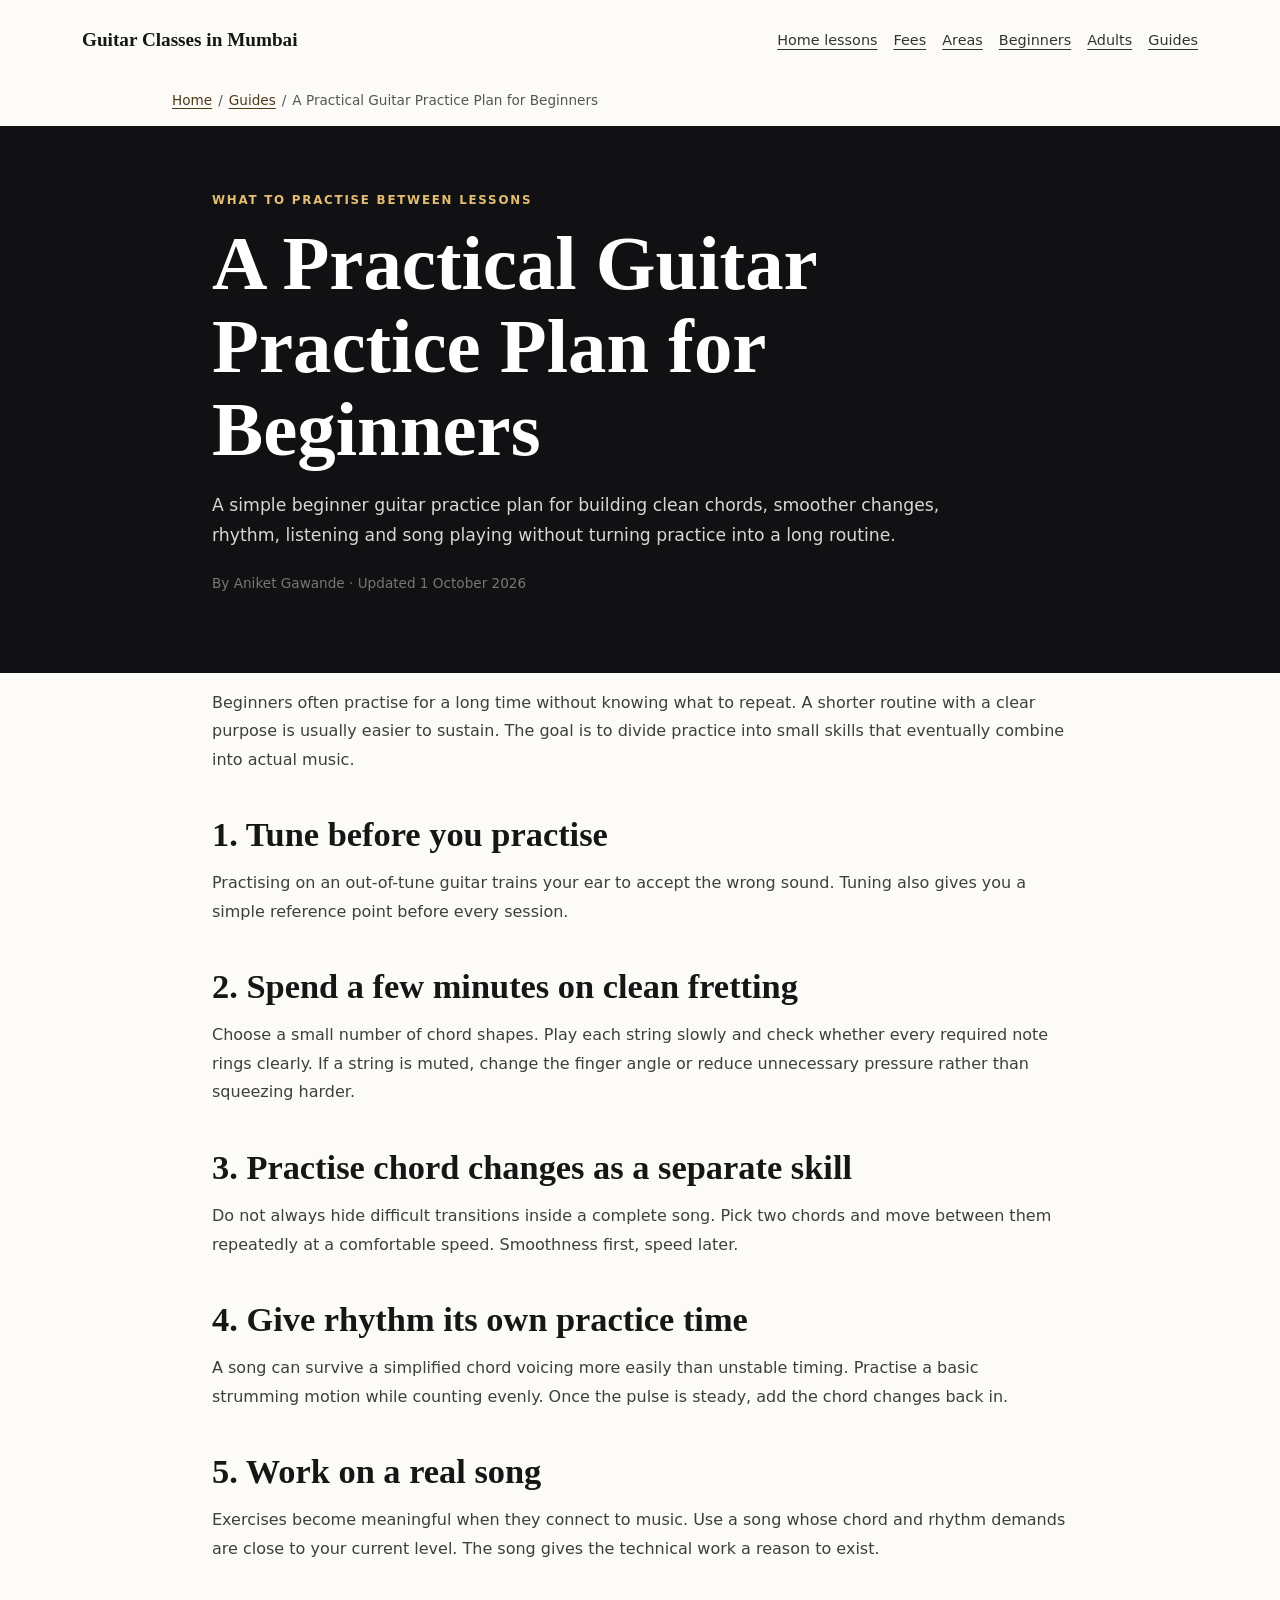
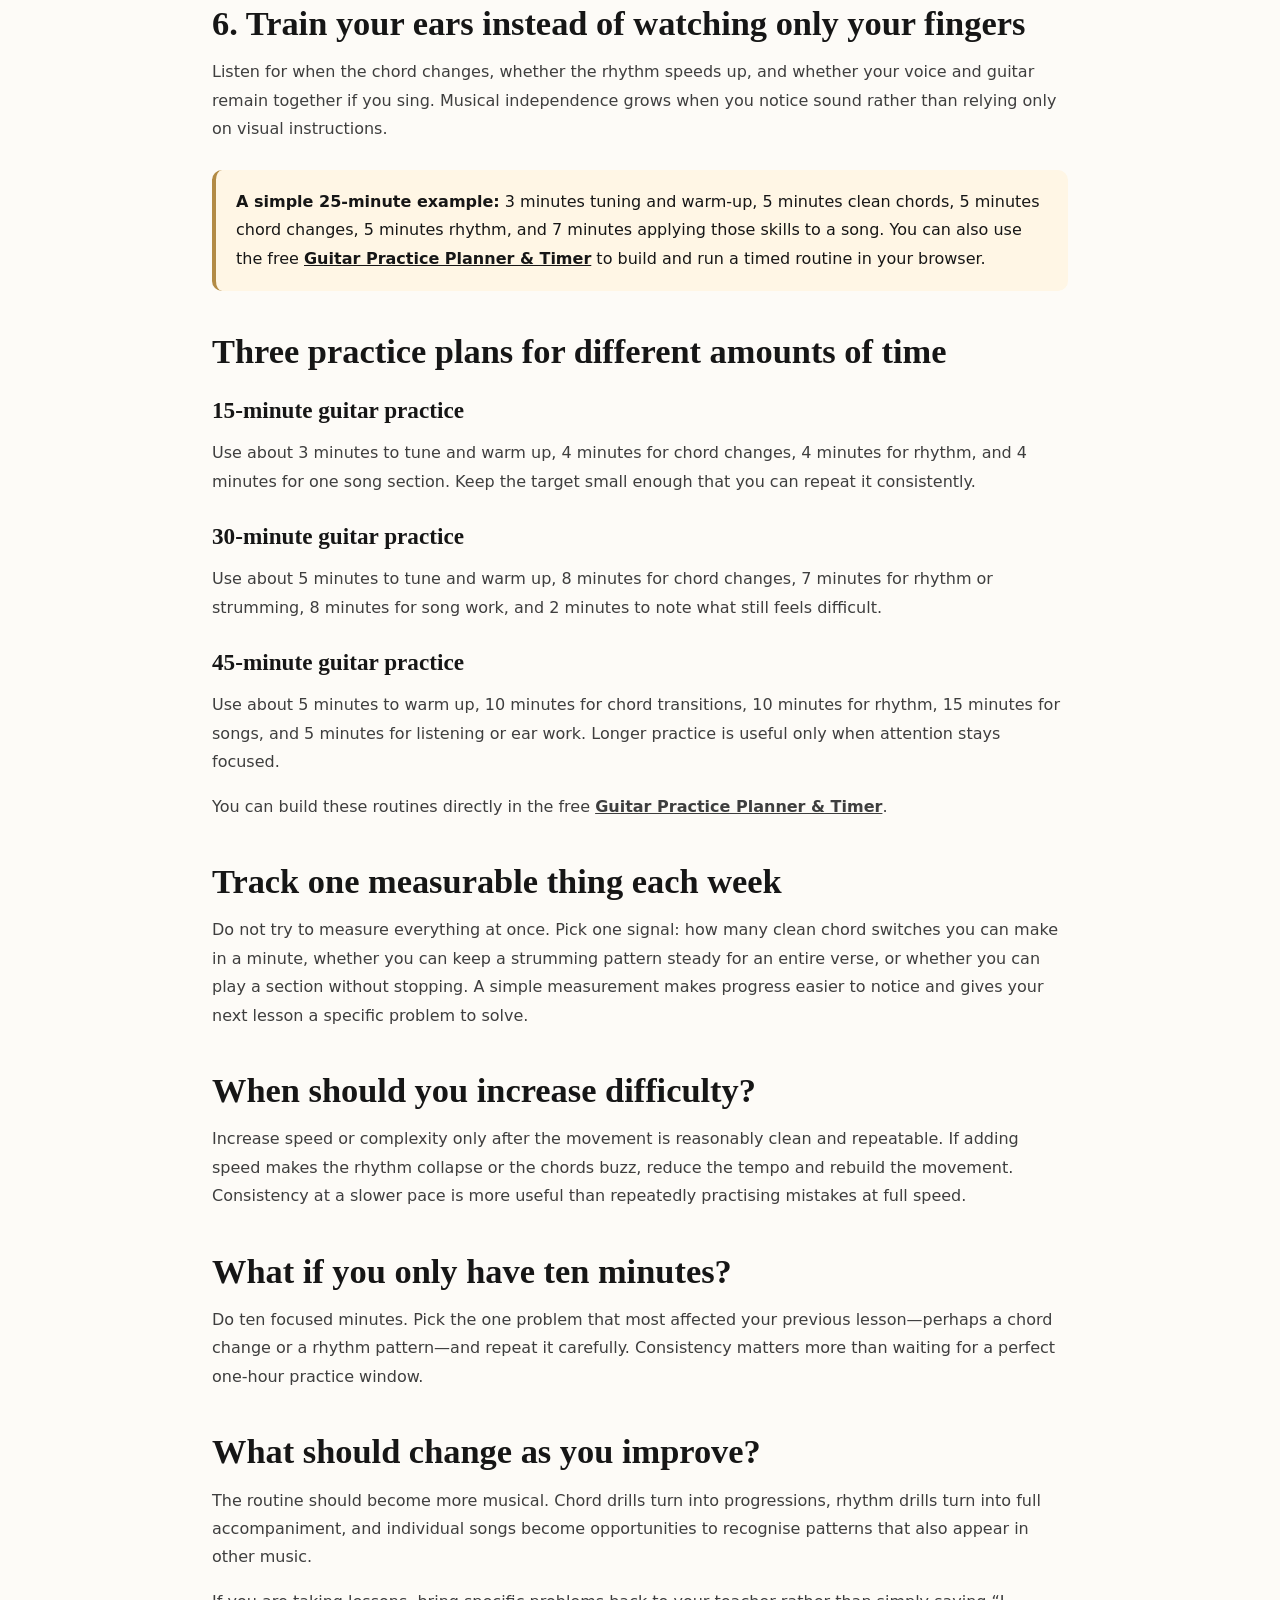
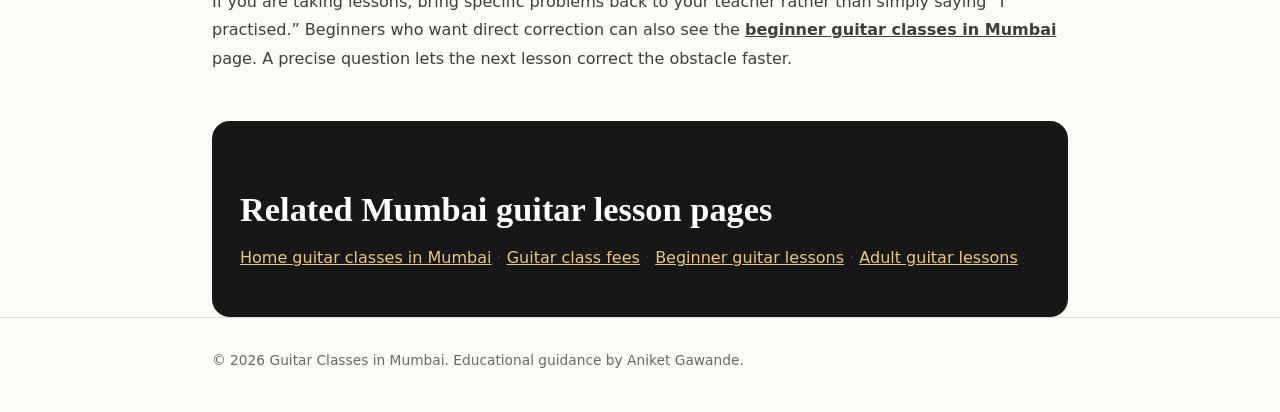
<file: guides/beginner-guitar-practice-plan/index.html>
<!DOCTYPE html>
<html lang="en-IN">
<head>
  <meta charset="UTF-8">
  <meta name="viewport" content="width=device-width, initial-scale=1.0">
  <title>Beginner Guitar Practice Plan | Chords, Rhythm and Songs</title>
  <meta name="description" content="Beginner guitar practice plan for clean chords, smoother changes, rhythm, listening and songs, with 15, 20, 30 and 45 minute routines.">
  <meta name="robots" content="index, follow, max-image-preview:large, max-snippet:-1">
  <meta name="author" content="Aniket Gawande">
  <link rel="canonical" href="https://guitar-classes-in-mumbai.vercel.app/guides/beginner-guitar-practice-plan/">
  <link rel="icon" href="/favicon.svg" type="image/svg+xml" sizes="any">
  <meta property="og:type" content="article">
  <meta property="og:site_name" content="Guitar Classes in Mumbai">
  <meta property="og:title" content="Beginner Guitar Practice Plan | Chords, Rhythm and Songs">
  <meta property="og:description" content="Beginner guitar practice plan with 15, 20, 30 and 45 minute routines for chords, rhythm and songs.">
  <meta property="og:url" content="https://guitar-classes-in-mumbai.vercel.app/guides/beginner-guitar-practice-plan/">
  <meta property="og:image" content="https://guitar-classes-in-mumbai.vercel.app/AG.png">
  <script type="application/ld+json">
  {
    "@context":"https://schema.org",
    "@graph":[
      {
        "@type":"BlogPosting",
        "headline":"A Practical Guitar Practice Plan for Beginners",
        "description":"A simple beginner guitar practice plan for building clean chords, smoother changes, rhythm, listening and song playing without turning practice into a long routine.",
        "url":"https://guitar-classes-in-mumbai.vercel.app/guides/beginner-guitar-practice-plan/",
        "mainEntityOfPage":"https://guitar-classes-in-mumbai.vercel.app/guides/beginner-guitar-practice-plan/",
        "datePublished":"2026-09-30",
        "dateModified":"2026-10-01",
        "author":{"@type":"Person","name":"Aniket Gawande","url":"https://guitar-classes-in-mumbai.vercel.app/about-aniket-gawande-guitar-instructor-mumbai/"},
        "publisher":{"@type":"Organization","name":"Guitar Classes in Mumbai","url":"https://guitar-classes-in-mumbai.vercel.app/"}
      },
      {
        "@type":"BreadcrumbList",
        "itemListElement":[
          {"@type":"ListItem","position":1,"name":"Guitar Classes in Mumbai","item":"https://guitar-classes-in-mumbai.vercel.app/"},
          {"@type":"ListItem","position":2,"name":"Guides","item":"https://guitar-classes-in-mumbai.vercel.app/guides/"},
          {"@type":"ListItem","position":3,"name":"A Practical Guitar Practice Plan for Beginners","item":"https://guitar-classes-in-mumbai.vercel.app/guides/beginner-guitar-practice-plan/"}
        ]
      }
    ]
  }
  </script>
  <style>
    :root{--cream:#fdfbf7;--ink:#161616;--muted:#5e5e5e;--gold:#b38b45;--dark:#111114}
    *{box-sizing:border-box} body{margin:0;background:var(--cream);color:var(--ink);font-family:system-ui,-apple-system,BlinkMacSystemFont,'Segoe UI',sans-serif;line-height:1.78}
    h1,h2,h3{font-family:Georgia,'Times New Roman',serif;line-height:1.08} a{color:inherit}.wrap{max-width:900px;margin:auto;padding:0 22px}
    nav{display:flex;justify-content:space-between;align-items:center;padding:22px 0}.brand{text-decoration:none;font-family:Georgia,'Times New Roman',serif;font-weight:700;font-size:1.35rem}.brand span{color:var(--gold)}
    .back{font-size:.88rem;color:#555}.hero{background:var(--dark);color:white;padding:64px 0}.eyebrow{text-transform:uppercase;letter-spacing:.15em;color:#e4bd72;font-size:.74rem;font-weight:700}
    h1{font-size:clamp(2.6rem,7vw,4.8rem);margin:12px 0 16px}.lead{max-width:760px;color:#d7d7d7;font-size:1.08rem}
    article{padding:52px 0} article h2{font-size:2.15rem;margin:42px 0 12px} article h3{font-size:1.45rem;margin:28px 0 8px}
    article p,article li{color:#3e3e3e} .note{background:#fff6e5;border-left:4px solid var(--gold);padding:18px 20px;border-radius:10px;margin:26px 0}
    .links{background:#171719;color:white;border-radius:18px;padding:28px;margin-top:48px}.links a{color:#f0c778}.meta{font-size:.85rem;color:#777;margin-top:20px}
    footer{border-top:1px solid #e4ded4;padding:30px 0 40px;color:#686868;font-size:.86rem}
    @media(max-width:720px){.hero{padding:50px 0}article{padding:40px 0}article h2{font-size:1.9rem}}
  </style>
  <link rel="stylesheet" href="/site.css">
</head>
<body>
  <a class="skip-link" href="#main-content">Skip to content</a>
<nav class="site-nav" aria-label="Main navigation"><a class="site-brand" href="/">Guitar Classes in Mumbai</a><div class="site-nav-links"><a href="/home-guitar-classes-mumbai/">Home lessons</a><a href="/guitar-classes-mumbai-fees/">Fees</a><a href="/areas-we-serve-mumbai/">Areas</a><a href="/guitar-classes-for-beginners-mumbai/">Beginners</a><a href="/guitar-classes-for-adults-mumbai/">Adults</a><a href="/guides/">Guides</a></div></nav>
<nav class="site-breadcrumbs" aria-label="Breadcrumb"><a href="/">Home</a><span aria-hidden="true">/</span><a href="/guides/">Guides</a><span aria-hidden="true">/</span><span aria-current="page">A Practical Guitar Practice Plan for Beginners</span></nav>
<header class="hero"><div class="wrap"><div class="eyebrow">What to practise between lessons</div><h1>A Practical Guitar Practice Plan for Beginners</h1><p class="lead">A simple beginner guitar practice plan for building clean chords, smoother changes, rhythm, listening and song playing without turning practice into a long routine.</p><p class="meta">By Aniket Gawande · Updated 1 October 2026</p></div></header>
  <main id="main-content"><article class="wrap">
    <p>Beginners often practise for a long time without knowing what to repeat. A shorter routine with a clear purpose is usually easier to sustain. The goal is to divide practice into small skills that eventually combine into actual music.</p>
<h2>1. Tune before you practise</h2>
<p>Practising on an out-of-tune guitar trains your ear to accept the wrong sound. Tuning also gives you a simple reference point before every session.</p>
<h2>2. Spend a few minutes on clean fretting</h2>
<p>Choose a small number of chord shapes. Play each string slowly and check whether every required note rings clearly. If a string is muted, change the finger angle or reduce unnecessary pressure rather than squeezing harder.</p>
<h2>3. Practise chord changes as a separate skill</h2>
<p>Do not always hide difficult transitions inside a complete song. Pick two chords and move between them repeatedly at a comfortable speed. Smoothness first, speed later.</p>
<h2>4. Give rhythm its own practice time</h2>
<p>A song can survive a simplified chord voicing more easily than unstable timing. Practise a basic strumming motion while counting evenly. Once the pulse is steady, add the chord changes back in.</p>
<h2>5. Work on a real song</h2>
<p>Exercises become meaningful when they connect to music. Use a song whose chord and rhythm demands are close to your current level. The song gives the technical work a reason to exist.</p>
<h2>6. Train your ears instead of watching only your fingers</h2>
<p>Listen for when the chord changes, whether the rhythm speeds up, and whether your voice and guitar remain together if you sing. Musical independence grows when you notice sound rather than relying only on visual instructions.</p>
<div class="note"><strong>A simple 25-minute example:</strong> 3 minutes tuning and warm-up, 5 minutes clean chords, 5 minutes chord changes, 5 minutes rhythm, and 7 minutes applying those skills to a song. You can also use the free <a href="/tools/guitar-practice-planner/"><strong>Guitar Practice Planner & Timer</strong></a> to build and run a timed routine in your browser.</div>
<h2>Three practice plans for different amounts of time</h2>
<h3>15-minute guitar practice</h3>
<p>Use about 3 minutes to tune and warm up, 4 minutes for chord changes, 4 minutes for rhythm, and 4 minutes for one song section. Keep the target small enough that you can repeat it consistently.</p>
<h3>30-minute guitar practice</h3>
<p>Use about 5 minutes to tune and warm up, 8 minutes for chord changes, 7 minutes for rhythm or strumming, 8 minutes for song work, and 2 minutes to note what still feels difficult.</p>
<h3>45-minute guitar practice</h3>
<p>Use about 5 minutes to warm up, 10 minutes for chord transitions, 10 minutes for rhythm, 15 minutes for songs, and 5 minutes for listening or ear work. Longer practice is useful only when attention stays focused.</p>
<p>You can build these routines directly in the free <a href="/tools/guitar-practice-planner/"><strong>Guitar Practice Planner & Timer</strong></a>.</p>
<h2>Track one measurable thing each week</h2>
<p>Do not try to measure everything at once. Pick one signal: how many clean chord switches you can make in a minute, whether you can keep a strumming pattern steady for an entire verse, or whether you can play a section without stopping. A simple measurement makes progress easier to notice and gives your next lesson a specific problem to solve.</p>
<h2>When should you increase difficulty?</h2>
<p>Increase speed or complexity only after the movement is reasonably clean and repeatable. If adding speed makes the rhythm collapse or the chords buzz, reduce the tempo and rebuild the movement. Consistency at a slower pace is more useful than repeatedly practising mistakes at full speed.</p>
<h2>What if you only have ten minutes?</h2>
<p>Do ten focused minutes. Pick the one problem that most affected your previous lesson—perhaps a chord change or a rhythm pattern—and repeat it carefully. Consistency matters more than waiting for a perfect one-hour practice window.</p>
<h2>What should change as you improve?</h2>
<p>The routine should become more musical. Chord drills turn into progressions, rhythm drills turn into full accompaniment, and individual songs become opportunities to recognise patterns that also appear in other music.</p>
<p>If you are taking lessons, bring specific problems back to your teacher rather than simply saying “I practised.” Beginners who want direct correction can also see the <a href="/guitar-classes-for-beginners-mumbai/"><strong>beginner guitar classes in Mumbai</strong></a> page. A precise question lets the next lesson correct the obstacle faster.</p>
    <div class="links">
      <h2>Related Mumbai guitar lesson pages</h2>
      <p><a href="/home-guitar-classes-mumbai/">Home guitar classes in Mumbai</a> · <a href="/guitar-classes-mumbai-fees/">Guitar class fees</a> · <a href="/guitar-classes-for-beginners-mumbai/">Beginner guitar lessons</a> · <a href="/guitar-classes-for-adults-mumbai/">Adult guitar lessons</a></p>
    </div>
  </article></main>
  <footer><div class="wrap">© 2026 Guitar Classes in Mumbai. Educational guidance by Aniket Gawande.</div></footer>
</body>
</html>
</file>
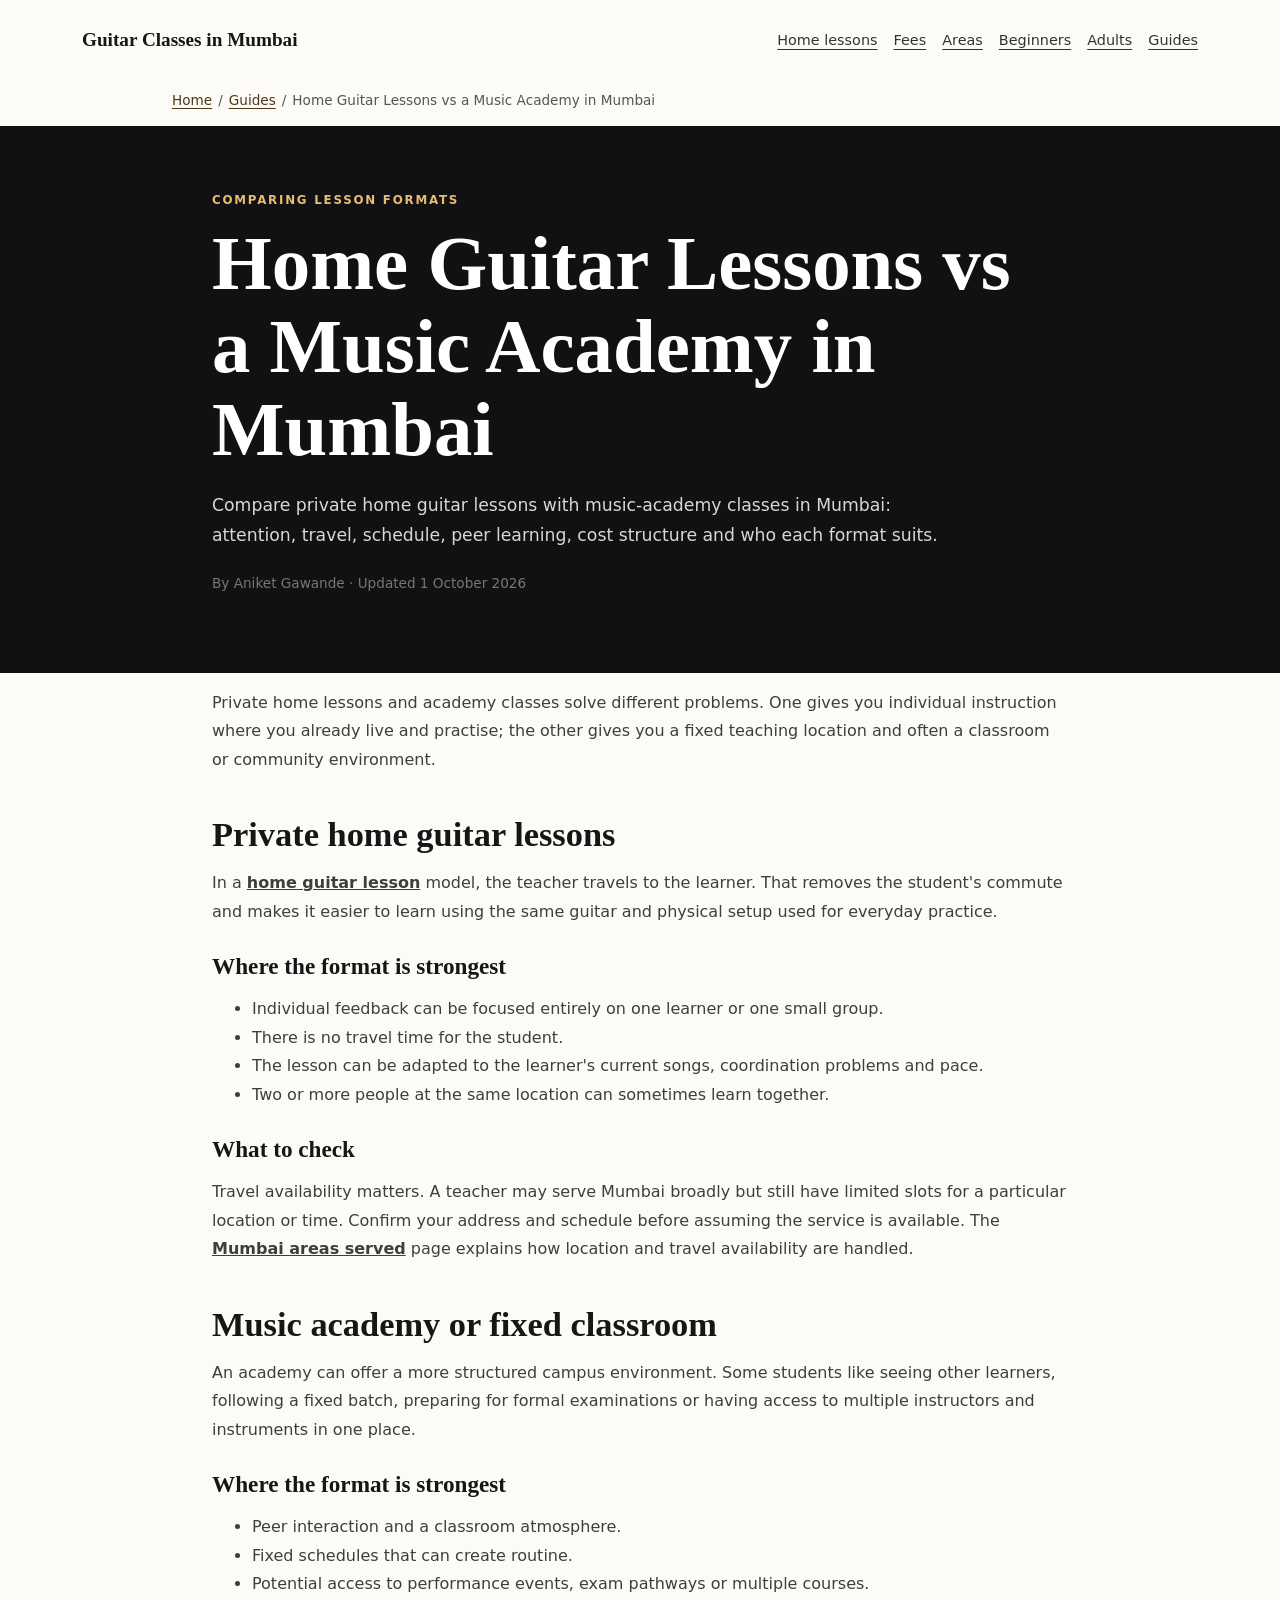
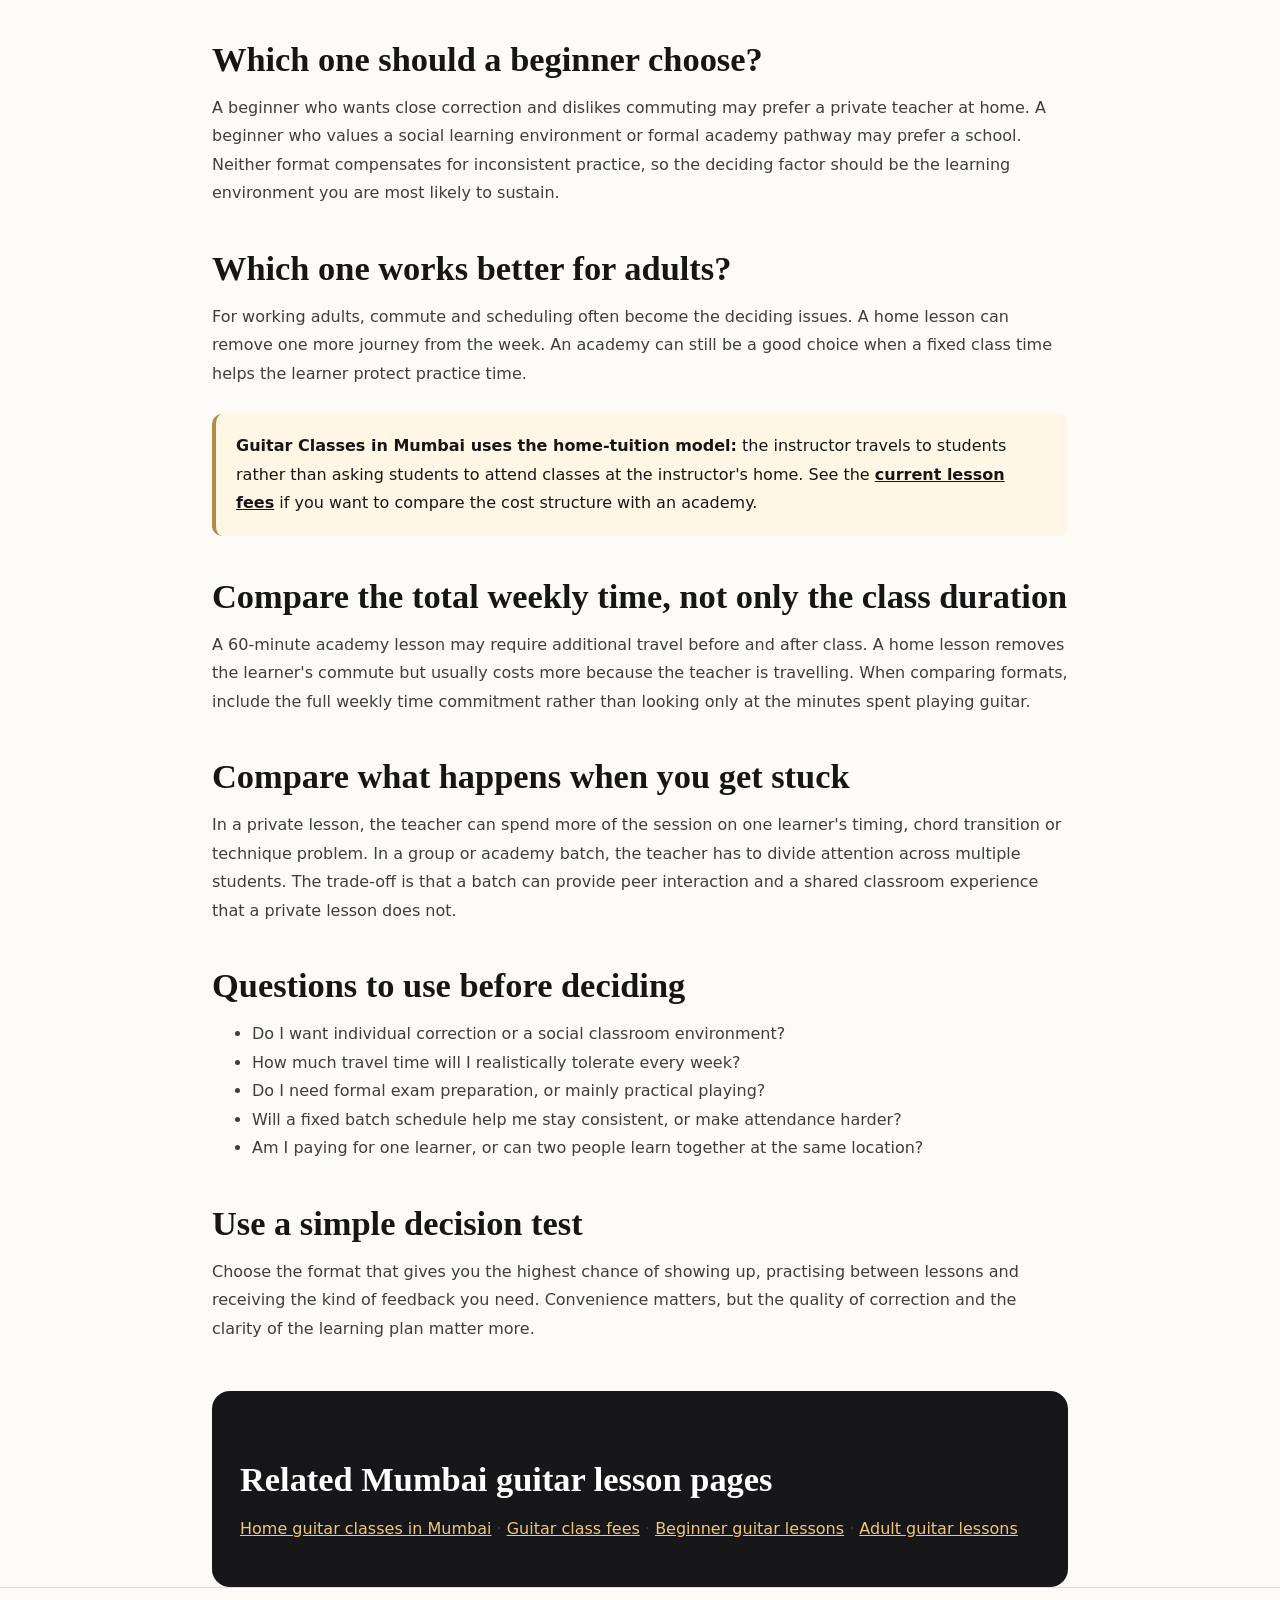
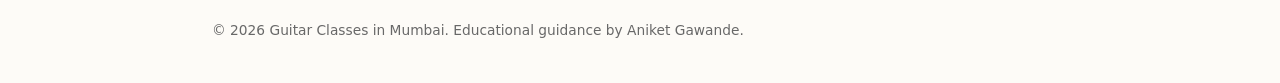
<file: guides/home-guitar-lessons-vs-music-academy-mumbai/index.html>
<!DOCTYPE html>
<html lang="en-IN">
<head>
  <meta charset="UTF-8">
  <meta name="viewport" content="width=device-width, initial-scale=1.0">
  <title>Home Guitar Lessons vs Music Academy Mumbai | Guide</title>
  <meta name="description" content="Compare home guitar lessons with music academies in Mumbai: attention, travel time, schedule, peer learning, fees and who each format suits.">
  <meta name="robots" content="index, follow, max-image-preview:large, max-snippet:-1">
  <meta name="author" content="Aniket Gawande">
  <link rel="canonical" href="https://guitar-classes-in-mumbai.vercel.app/guides/home-guitar-lessons-vs-music-academy-mumbai/">
  <link rel="icon" href="/favicon.svg" type="image/svg+xml" sizes="any">
  <meta property="og:type" content="article">
  <meta property="og:site_name" content="Guitar Classes in Mumbai">
  <meta property="og:title" content="Home Guitar Lessons vs Music Academy Mumbai | Guide">
  <meta property="og:description" content="Compare home guitar lessons with music academies in Mumbai: attention, travel, schedule, fees and learner fit.">
  <meta property="og:url" content="https://guitar-classes-in-mumbai.vercel.app/guides/home-guitar-lessons-vs-music-academy-mumbai/">
  <meta property="og:image" content="https://guitar-classes-in-mumbai.vercel.app/AG.png">
  <script type="application/ld+json">
  {
    "@context":"https://schema.org",
    "@graph":[
      {
        "@type":"BlogPosting",
        "headline":"Home Guitar Lessons vs a Music Academy in Mumbai",
        "description":"Compare private home guitar lessons with music-academy classes in Mumbai: attention, travel, schedule, peer learning, cost structure and who each format suits.",
        "url":"https://guitar-classes-in-mumbai.vercel.app/guides/home-guitar-lessons-vs-music-academy-mumbai/",
        "mainEntityOfPage":"https://guitar-classes-in-mumbai.vercel.app/guides/home-guitar-lessons-vs-music-academy-mumbai/",
        "datePublished":"2026-09-30",
        "dateModified":"2026-10-01",
        "author":{"@type":"Person","name":"Aniket Gawande","url":"https://guitar-classes-in-mumbai.vercel.app/about-aniket-gawande-guitar-instructor-mumbai/"},
        "publisher":{"@type":"Organization","name":"Guitar Classes in Mumbai","url":"https://guitar-classes-in-mumbai.vercel.app/"}
      },
      {
        "@type":"BreadcrumbList",
        "itemListElement":[
          {"@type":"ListItem","position":1,"name":"Guitar Classes in Mumbai","item":"https://guitar-classes-in-mumbai.vercel.app/"},
          {"@type":"ListItem","position":2,"name":"Guides","item":"https://guitar-classes-in-mumbai.vercel.app/guides/"},
          {"@type":"ListItem","position":3,"name":"Home Guitar Lessons vs a Music Academy in Mumbai","item":"https://guitar-classes-in-mumbai.vercel.app/guides/home-guitar-lessons-vs-music-academy-mumbai/"}
        ]
      }
    ]
  }
  </script>
  <style>
    :root{--cream:#fdfbf7;--ink:#161616;--muted:#5e5e5e;--gold:#b38b45;--dark:#111114}
    *{box-sizing:border-box} body{margin:0;background:var(--cream);color:var(--ink);font-family:system-ui,-apple-system,BlinkMacSystemFont,'Segoe UI',sans-serif;line-height:1.78}
    h1,h2,h3{font-family:Georgia,'Times New Roman',serif;line-height:1.08} a{color:inherit}.wrap{max-width:900px;margin:auto;padding:0 22px}
    nav{display:flex;justify-content:space-between;align-items:center;padding:22px 0}.brand{text-decoration:none;font-family:Georgia,'Times New Roman',serif;font-weight:700;font-size:1.35rem}.brand span{color:var(--gold)}
    .back{font-size:.88rem;color:#555}.hero{background:var(--dark);color:white;padding:64px 0}.eyebrow{text-transform:uppercase;letter-spacing:.15em;color:#e4bd72;font-size:.74rem;font-weight:700}
    h1{font-size:clamp(2.6rem,7vw,4.8rem);margin:12px 0 16px}.lead{max-width:760px;color:#d7d7d7;font-size:1.08rem}
    article{padding:52px 0} article h2{font-size:2.15rem;margin:42px 0 12px} article h3{font-size:1.45rem;margin:28px 0 8px}
    article p,article li{color:#3e3e3e} .note{background:#fff6e5;border-left:4px solid var(--gold);padding:18px 20px;border-radius:10px;margin:26px 0}
    .links{background:#171719;color:white;border-radius:18px;padding:28px;margin-top:48px}.links a{color:#f0c778}.meta{font-size:.85rem;color:#777;margin-top:20px}
    footer{border-top:1px solid #e4ded4;padding:30px 0 40px;color:#686868;font-size:.86rem}
    @media(max-width:720px){.hero{padding:50px 0}article{padding:40px 0}article h2{font-size:1.9rem}}
  </style>
  <link rel="stylesheet" href="/site.css">
</head>
<body>
  <a class="skip-link" href="#main-content">Skip to content</a>
<nav class="site-nav" aria-label="Main navigation"><a class="site-brand" href="/">Guitar Classes in Mumbai</a><div class="site-nav-links"><a href="/home-guitar-classes-mumbai/">Home lessons</a><a href="/guitar-classes-mumbai-fees/">Fees</a><a href="/areas-we-serve-mumbai/">Areas</a><a href="/guitar-classes-for-beginners-mumbai/">Beginners</a><a href="/guitar-classes-for-adults-mumbai/">Adults</a><a href="/guides/">Guides</a></div></nav>
<nav class="site-breadcrumbs" aria-label="Breadcrumb"><a href="/">Home</a><span aria-hidden="true">/</span><a href="/guides/">Guides</a><span aria-hidden="true">/</span><span aria-current="page">Home Guitar Lessons vs a Music Academy in Mumbai</span></nav>
<header class="hero"><div class="wrap"><div class="eyebrow">Comparing lesson formats</div><h1>Home Guitar Lessons vs a Music Academy in Mumbai</h1><p class="lead">Compare private home guitar lessons with music-academy classes in Mumbai: attention, travel, schedule, peer learning, cost structure and who each format suits.</p><p class="meta">By Aniket Gawande · Updated 1 October 2026</p></div></header>
  <main id="main-content"><article class="wrap">
    <p>Private home lessons and academy classes solve different problems. One gives you individual instruction where you already live and practise; the other gives you a fixed teaching location and often a classroom or community environment.</p>
<h2>Private home guitar lessons</h2>
<p>In a <a href="/home-guitar-classes-mumbai/"><strong>home guitar lesson</strong></a> model, the teacher travels to the learner. That removes the student's commute and makes it easier to learn using the same guitar and physical setup used for everyday practice.</p>
<h3>Where the format is strongest</h3>
<ul>
<li>Individual feedback can be focused entirely on one learner or one small group.</li>
<li>There is no travel time for the student.</li>
<li>The lesson can be adapted to the learner's current songs, coordination problems and pace.</li>
<li>Two or more people at the same location can sometimes learn together.</li>
</ul>
<h3>What to check</h3>
<p>Travel availability matters. A teacher may serve Mumbai broadly but still have limited slots for a particular location or time. Confirm your address and schedule before assuming the service is available. The <a href="/areas-we-serve-mumbai/"><strong>Mumbai areas served</strong></a> page explains how location and travel availability are handled.</p>
<h2>Music academy or fixed classroom</h2>
<p>An academy can offer a more structured campus environment. Some students like seeing other learners, following a fixed batch, preparing for formal examinations or having access to multiple instructors and instruments in one place.</p>
<h3>Where the format is strongest</h3>
<ul>
<li>Peer interaction and a classroom atmosphere.</li>
<li>Fixed schedules that can create routine.</li>
<li>Potential access to performance events, exam pathways or multiple courses.</li>
</ul>
<h2>Which one should a beginner choose?</h2>
<p>A beginner who wants close correction and dislikes commuting may prefer a private teacher at home. A beginner who values a social learning environment or formal academy pathway may prefer a school. Neither format compensates for inconsistent practice, so the deciding factor should be the learning environment you are most likely to sustain.</p>
<h2>Which one works better for adults?</h2>
<p>For working adults, commute and scheduling often become the deciding issues. A home lesson can remove one more journey from the week. An academy can still be a good choice when a fixed class time helps the learner protect practice time.</p>
<div class="note"><strong>Guitar Classes in Mumbai uses the home-tuition model:</strong> the instructor travels to students rather than asking students to attend classes at the instructor's home. See the <a href="/guitar-classes-mumbai-fees/"><strong>current lesson fees</strong></a> if you want to compare the cost structure with an academy.</div>
<h2>Compare the total weekly time, not only the class duration</h2>
<p>A 60-minute academy lesson may require additional travel before and after class. A home lesson removes the learner's commute but usually costs more because the teacher is travelling. When comparing formats, include the full weekly time commitment rather than looking only at the minutes spent playing guitar.</p>
<h2>Compare what happens when you get stuck</h2>
<p>In a private lesson, the teacher can spend more of the session on one learner's timing, chord transition or technique problem. In a group or academy batch, the teacher has to divide attention across multiple students. The trade-off is that a batch can provide peer interaction and a shared classroom experience that a private lesson does not.</p>
<h2>Questions to use before deciding</h2>
<ul>
<li>Do I want individual correction or a social classroom environment?</li>
<li>How much travel time will I realistically tolerate every week?</li>
<li>Do I need formal exam preparation, or mainly practical playing?</li>
<li>Will a fixed batch schedule help me stay consistent, or make attendance harder?</li>
<li>Am I paying for one learner, or can two people learn together at the same location?</li>
</ul>
<h2>Use a simple decision test</h2>
<p>Choose the format that gives you the highest chance of showing up, practising between lessons and receiving the kind of feedback you need. Convenience matters, but the quality of correction and the clarity of the learning plan matter more.</p>
    <div class="links">
      <h2>Related Mumbai guitar lesson pages</h2>
      <p><a href="/home-guitar-classes-mumbai/">Home guitar classes in Mumbai</a> · <a href="/guitar-classes-mumbai-fees/">Guitar class fees</a> · <a href="/guitar-classes-for-beginners-mumbai/">Beginner guitar lessons</a> · <a href="/guitar-classes-for-adults-mumbai/">Adult guitar lessons</a></p>
    </div>
  </article></main>
  <footer><div class="wrap">© 2026 Guitar Classes in Mumbai. Educational guidance by Aniket Gawande.</div></footer>
</body>
</html>
</file>
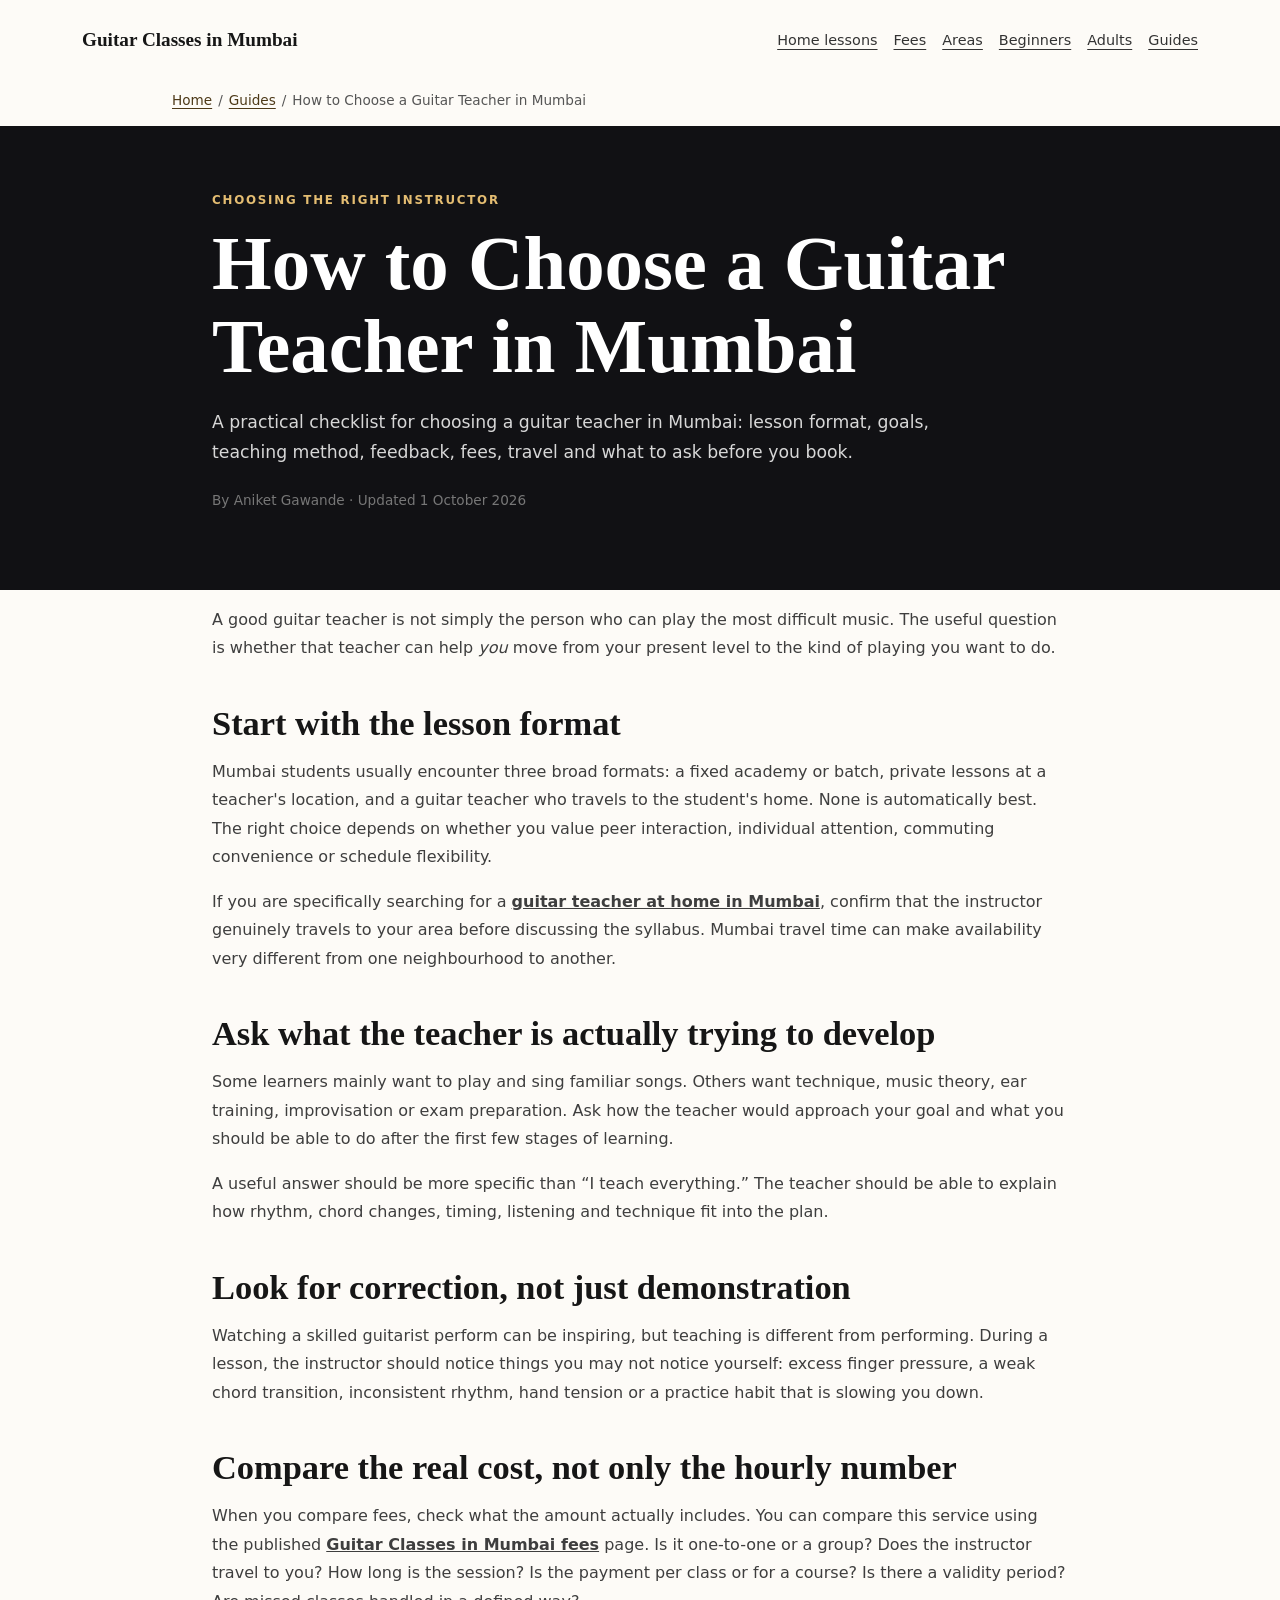
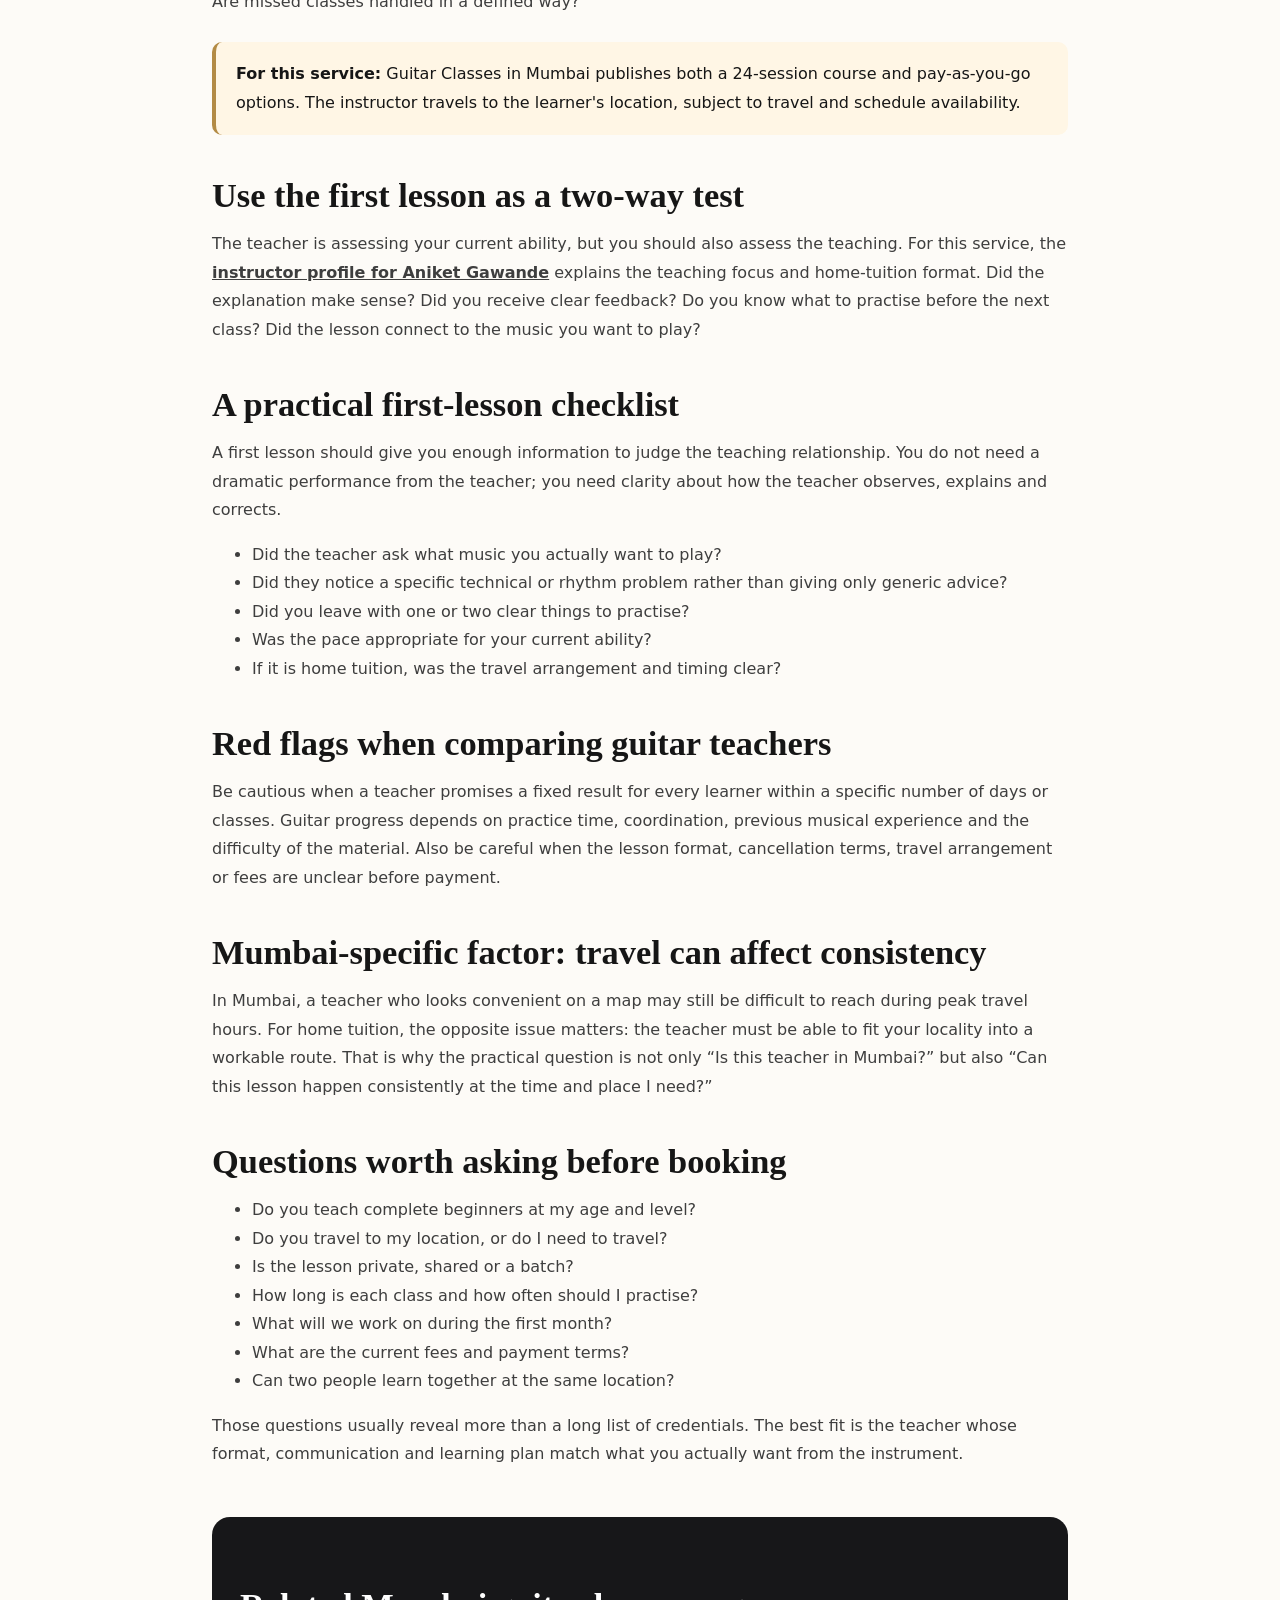
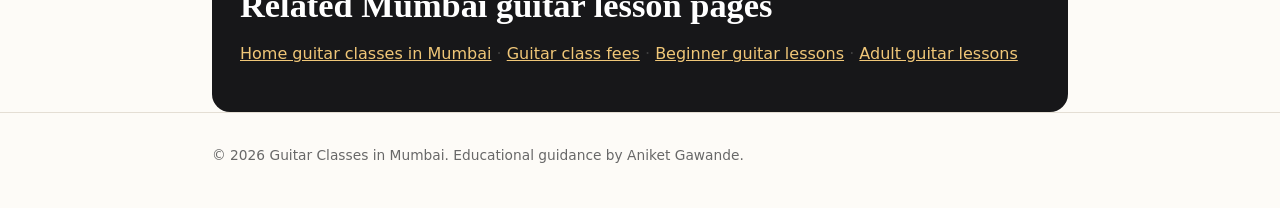
<file: guides/how-to-choose-guitar-teacher-mumbai/index.html>
<!DOCTYPE html>
<html lang="en-IN">
<head>
  <meta charset="UTF-8">
  <meta name="viewport" content="width=device-width, initial-scale=1.0">
  <title>Choose a Guitar Teacher in Mumbai | Practical Checklist</title>
  <meta name="description" content="Compare lesson format, teaching method, feedback, fees, travel and first-lesson expectations before choosing a guitar teacher in Mumbai.">
  <meta name="robots" content="index, follow, max-image-preview:large, max-snippet:-1">
  <meta name="author" content="Aniket Gawande">
  <link rel="canonical" href="https://guitar-classes-in-mumbai.vercel.app/guides/how-to-choose-guitar-teacher-mumbai/">
  <link rel="icon" href="/favicon.svg" type="image/svg+xml" sizes="any">
  <meta property="og:type" content="article">
  <meta property="og:site_name" content="Guitar Classes in Mumbai">
  <meta property="og:title" content="Choose a Guitar Teacher in Mumbai | Practical Checklist">
  <meta property="og:description" content="A practical checklist for comparing guitar teachers in Mumbai before you book.">
  <meta property="og:url" content="https://guitar-classes-in-mumbai.vercel.app/guides/how-to-choose-guitar-teacher-mumbai/">
  <meta property="og:image" content="https://guitar-classes-in-mumbai.vercel.app/AG.png">
  <script type="application/ld+json">
  {
    "@context":"https://schema.org",
    "@graph":[
      {
        "@type":"BlogPosting",
        "headline":"How to Choose a Guitar Teacher in Mumbai",
        "description":"A practical checklist for choosing a guitar teacher in Mumbai: lesson format, goals, teaching method, feedback, fees, travel and what to ask before you book.",
        "url":"https://guitar-classes-in-mumbai.vercel.app/guides/how-to-choose-guitar-teacher-mumbai/",
        "mainEntityOfPage":"https://guitar-classes-in-mumbai.vercel.app/guides/how-to-choose-guitar-teacher-mumbai/",
        "datePublished":"2026-09-30",
        "dateModified":"2026-10-01",
        "author":{"@type":"Person","name":"Aniket Gawande","url":"https://guitar-classes-in-mumbai.vercel.app/about-aniket-gawande-guitar-instructor-mumbai/"},
        "publisher":{"@type":"Organization","name":"Guitar Classes in Mumbai","url":"https://guitar-classes-in-mumbai.vercel.app/"}
      },
      {
        "@type":"BreadcrumbList",
        "itemListElement":[
          {"@type":"ListItem","position":1,"name":"Guitar Classes in Mumbai","item":"https://guitar-classes-in-mumbai.vercel.app/"},
          {"@type":"ListItem","position":2,"name":"Guides","item":"https://guitar-classes-in-mumbai.vercel.app/guides/"},
          {"@type":"ListItem","position":3,"name":"How to Choose a Guitar Teacher in Mumbai","item":"https://guitar-classes-in-mumbai.vercel.app/guides/how-to-choose-guitar-teacher-mumbai/"}
        ]
      }
    ]
  }
  </script>
  <style>
    :root{--cream:#fdfbf7;--ink:#161616;--muted:#5e5e5e;--gold:#b38b45;--dark:#111114}
    *{box-sizing:border-box} body{margin:0;background:var(--cream);color:var(--ink);font-family:system-ui,-apple-system,BlinkMacSystemFont,'Segoe UI',sans-serif;line-height:1.78}
    h1,h2,h3{font-family:Georgia,'Times New Roman',serif;line-height:1.08} a{color:inherit}.wrap{max-width:900px;margin:auto;padding:0 22px}
    nav{display:flex;justify-content:space-between;align-items:center;padding:22px 0}.brand{text-decoration:none;font-family:Georgia,'Times New Roman',serif;font-weight:700;font-size:1.35rem}.brand span{color:var(--gold)}
    .back{font-size:.88rem;color:#555}.hero{background:var(--dark);color:white;padding:64px 0}.eyebrow{text-transform:uppercase;letter-spacing:.15em;color:#e4bd72;font-size:.74rem;font-weight:700}
    h1{font-size:clamp(2.6rem,7vw,4.8rem);margin:12px 0 16px}.lead{max-width:760px;color:#d7d7d7;font-size:1.08rem}
    article{padding:52px 0} article h2{font-size:2.15rem;margin:42px 0 12px} article h3{font-size:1.45rem;margin:28px 0 8px}
    article p,article li{color:#3e3e3e} .note{background:#fff6e5;border-left:4px solid var(--gold);padding:18px 20px;border-radius:10px;margin:26px 0}
    .links{background:#171719;color:white;border-radius:18px;padding:28px;margin-top:48px}.links a{color:#f0c778}.meta{font-size:.85rem;color:#777;margin-top:20px}
    footer{border-top:1px solid #e4ded4;padding:30px 0 40px;color:#686868;font-size:.86rem}
    @media(max-width:720px){.hero{padding:50px 0}article{padding:40px 0}article h2{font-size:1.9rem}}
  </style>
  <link rel="stylesheet" href="/site.css">
</head>
<body>
  <a class="skip-link" href="#main-content">Skip to content</a>
<nav class="site-nav" aria-label="Main navigation"><a class="site-brand" href="/">Guitar Classes in Mumbai</a><div class="site-nav-links"><a href="/home-guitar-classes-mumbai/">Home lessons</a><a href="/guitar-classes-mumbai-fees/">Fees</a><a href="/areas-we-serve-mumbai/">Areas</a><a href="/guitar-classes-for-beginners-mumbai/">Beginners</a><a href="/guitar-classes-for-adults-mumbai/">Adults</a><a href="/guides/">Guides</a></div></nav>
<nav class="site-breadcrumbs" aria-label="Breadcrumb"><a href="/">Home</a><span aria-hidden="true">/</span><a href="/guides/">Guides</a><span aria-hidden="true">/</span><span aria-current="page">How to Choose a Guitar Teacher in Mumbai</span></nav>
<header class="hero"><div class="wrap"><div class="eyebrow">Choosing the right instructor</div><h1>How to Choose a Guitar Teacher in Mumbai</h1><p class="lead">A practical checklist for choosing a guitar teacher in Mumbai: lesson format, goals, teaching method, feedback, fees, travel and what to ask before you book.</p><p class="meta">By Aniket Gawande · Updated 1 October 2026</p></div></header>
  <main id="main-content"><article class="wrap">
    <p>A good guitar teacher is not simply the person who can play the most difficult music. The useful question is whether that teacher can help <em>you</em> move from your present level to the kind of playing you want to do.</p>
<h2>Start with the lesson format</h2>
<p>Mumbai students usually encounter three broad formats: a fixed academy or batch, private lessons at a teacher's location, and a guitar teacher who travels to the student's home. None is automatically best. The right choice depends on whether you value peer interaction, individual attention, commuting convenience or schedule flexibility.</p>
<p>If you are specifically searching for a <a href="/home-guitar-classes-mumbai/"><strong>guitar teacher at home in Mumbai</strong></a>, confirm that the instructor genuinely travels to your area before discussing the syllabus. Mumbai travel time can make availability very different from one neighbourhood to another.</p>
<h2>Ask what the teacher is actually trying to develop</h2>
<p>Some learners mainly want to play and sing familiar songs. Others want technique, music theory, ear training, improvisation or exam preparation. Ask how the teacher would approach your goal and what you should be able to do after the first few stages of learning.</p>
<p>A useful answer should be more specific than “I teach everything.” The teacher should be able to explain how rhythm, chord changes, timing, listening and technique fit into the plan.</p>
<h2>Look for correction, not just demonstration</h2>
<p>Watching a skilled guitarist perform can be inspiring, but teaching is different from performing. During a lesson, the instructor should notice things you may not notice yourself: excess finger pressure, a weak chord transition, inconsistent rhythm, hand tension or a practice habit that is slowing you down.</p>
<h2>Compare the real cost, not only the hourly number</h2>
<p>When you compare fees, check what the amount actually includes. You can compare this service using the published <a href="/guitar-classes-mumbai-fees/"><strong>Guitar Classes in Mumbai fees</strong></a> page. Is it one-to-one or a group? Does the instructor travel to you? How long is the session? Is the payment per class or for a course? Is there a validity period? Are missed classes handled in a defined way?</p>
<div class="note"><strong>For this service:</strong> Guitar Classes in Mumbai publishes both a 24-session course and pay-as-you-go options. The instructor travels to the learner's location, subject to travel and schedule availability.</div>
<h2>Use the first lesson as a two-way test</h2>
<p>The teacher is assessing your current ability, but you should also assess the teaching. For this service, the <a href="/about-aniket-gawande-guitar-instructor-mumbai/"><strong>instructor profile for Aniket Gawande</strong></a> explains the teaching focus and home-tuition format. Did the explanation make sense? Did you receive clear feedback? Do you know what to practise before the next class? Did the lesson connect to the music you want to play?</p>
<h2>A practical first-lesson checklist</h2>
<p>A first lesson should give you enough information to judge the teaching relationship. You do not need a dramatic performance from the teacher; you need clarity about how the teacher observes, explains and corrects.</p>
<ul>
<li>Did the teacher ask what music you actually want to play?</li>
<li>Did they notice a specific technical or rhythm problem rather than giving only generic advice?</li>
<li>Did you leave with one or two clear things to practise?</li>
<li>Was the pace appropriate for your current ability?</li>
<li>If it is home tuition, was the travel arrangement and timing clear?</li>
</ul>
<h2>Red flags when comparing guitar teachers</h2>
<p>Be cautious when a teacher promises a fixed result for every learner within a specific number of days or classes. Guitar progress depends on practice time, coordination, previous musical experience and the difficulty of the material. Also be careful when the lesson format, cancellation terms, travel arrangement or fees are unclear before payment.</p>
<h2>Mumbai-specific factor: travel can affect consistency</h2>
<p>In Mumbai, a teacher who looks convenient on a map may still be difficult to reach during peak travel hours. For home tuition, the opposite issue matters: the teacher must be able to fit your locality into a workable route. That is why the practical question is not only “Is this teacher in Mumbai?” but also “Can this lesson happen consistently at the time and place I need?”</p>
<h2>Questions worth asking before booking</h2>
<ul>
<li>Do you teach complete beginners at my age and level?</li>
<li>Do you travel to my location, or do I need to travel?</li>
<li>Is the lesson private, shared or a batch?</li>
<li>How long is each class and how often should I practise?</li>
<li>What will we work on during the first month?</li>
<li>What are the current fees and payment terms?</li>
<li>Can two people learn together at the same location?</li>
</ul>
<p>Those questions usually reveal more than a long list of credentials. The best fit is the teacher whose format, communication and learning plan match what you actually want from the instrument.</p>
    <div class="links">
      <h2>Related Mumbai guitar lesson pages</h2>
      <p><a href="/home-guitar-classes-mumbai/">Home guitar classes in Mumbai</a> · <a href="/guitar-classes-mumbai-fees/">Guitar class fees</a> · <a href="/guitar-classes-for-beginners-mumbai/">Beginner guitar lessons</a> · <a href="/guitar-classes-for-adults-mumbai/">Adult guitar lessons</a></p>
    </div>
  </article></main>
  <footer><div class="wrap">© 2026 Guitar Classes in Mumbai. Educational guidance by Aniket Gawande.</div></footer>
</body>
</html>
</file>
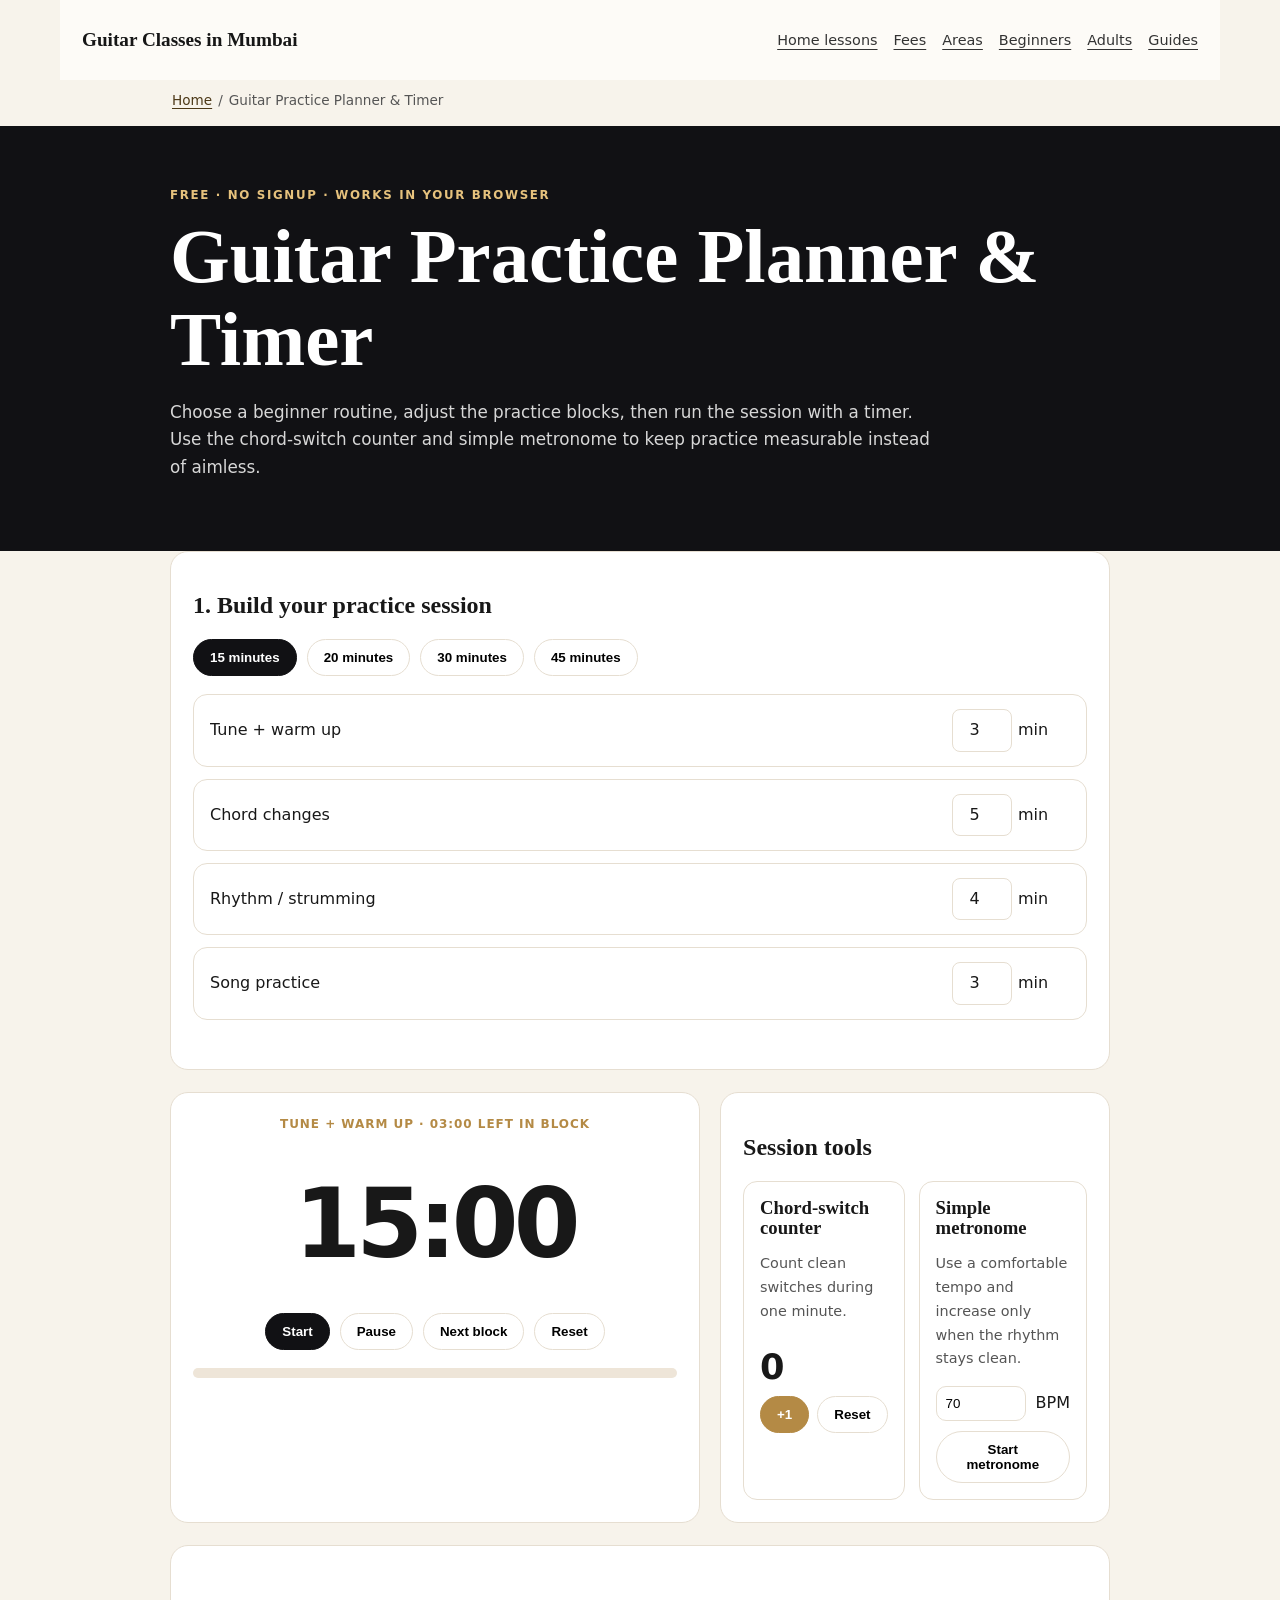
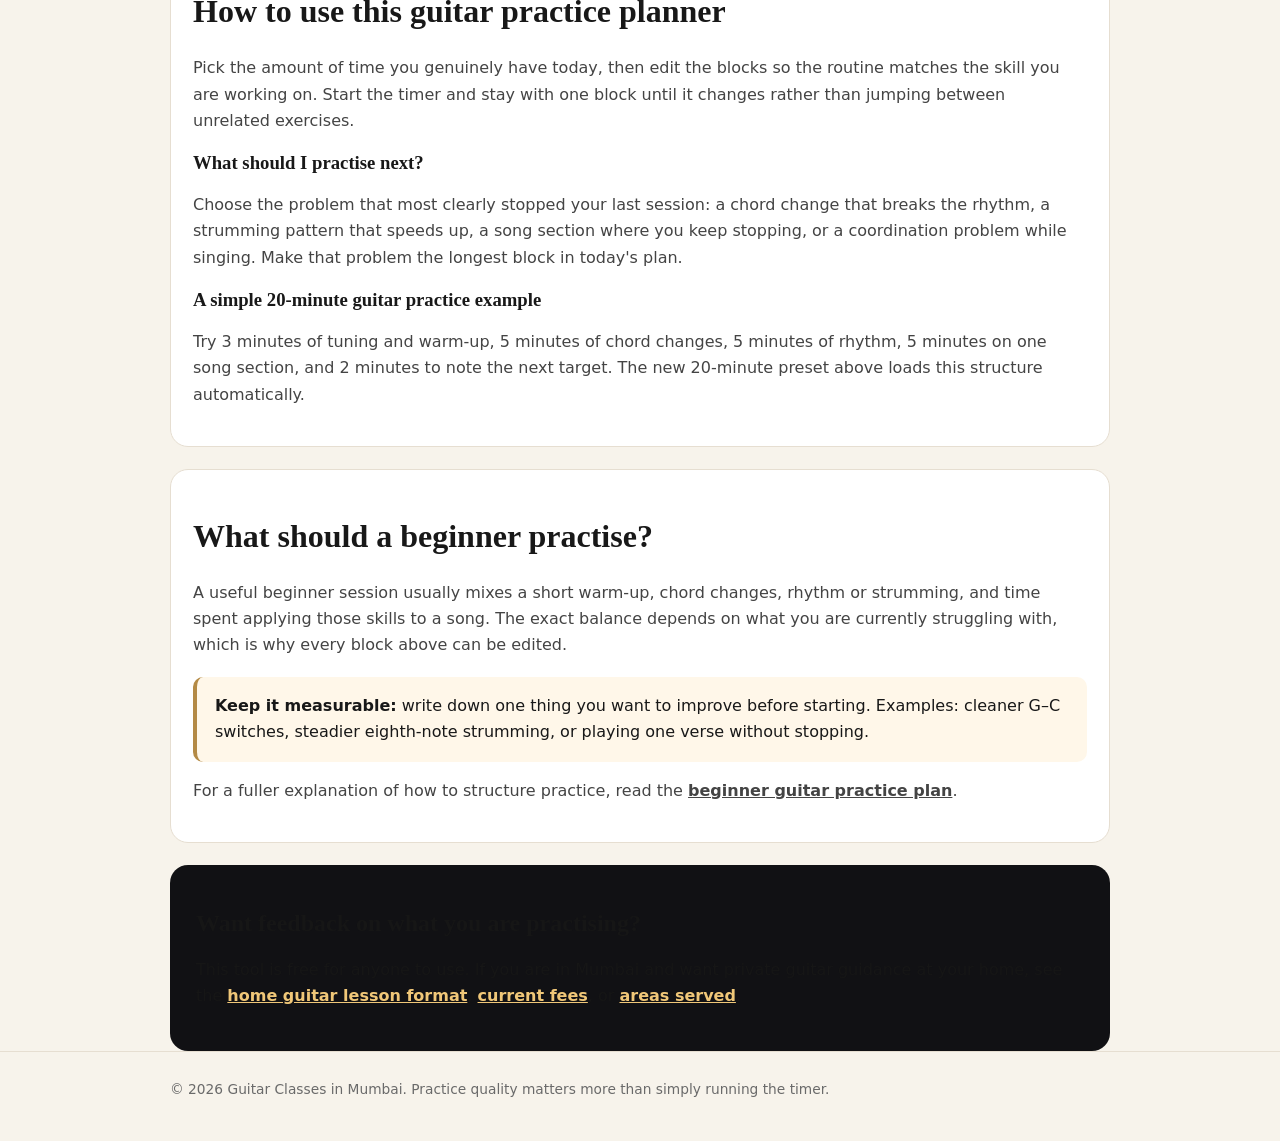
<file: tools/guitar-practice-planner/index.html>
<!DOCTYPE html>
<html lang="en-IN">
<head>
  <meta charset="UTF-8">
  <meta name="viewport" content="width=device-width, initial-scale=1.0">
  <title>Free Guitar Practice Planner | 15–45 Min Timer</title>
  <meta name="description" content="Build a free 15, 20, 30 or 45 minute guitar routine with an editable timer, chord-switch counter and metronome. No signup.">
  <meta name="robots" content="index, follow, max-image-preview:large, max-snippet:-1">
  <meta name="author" content="Aniket Gawande">
  <link rel="canonical" href="https://guitar-classes-in-mumbai.vercel.app/tools/guitar-practice-planner/">
  <link rel="icon" href="/favicon.svg" type="image/svg+xml" sizes="any">
  <meta property="og:type" content="website">
  <meta property="og:site_name" content="Guitar Classes in Mumbai">
  <meta property="og:title" content="Free Guitar Practice Planner | 15–45 Min Timer">
  <meta property="og:description" content="Plan and run a focused beginner guitar practice session in your browser. No signup required.">
  <meta property="og:url" content="https://guitar-classes-in-mumbai.vercel.app/tools/guitar-practice-planner/">
  <meta property="og:image" content="https://guitar-classes-in-mumbai.vercel.app/AG.webp">
  <script type="application/ld+json">
  {
    "@context":"https://schema.org",
    "@graph":[
      {
        "@type":"WebApplication",
        "@id":"https://guitar-classes-in-mumbai.vercel.app/tools/guitar-practice-planner/#app",
        "name":"Free Guitar Practice Planner & Timer",
        "url":"https://guitar-classes-in-mumbai.vercel.app/tools/guitar-practice-planner/",
        "applicationCategory":"EducationalApplication",
        "operatingSystem":"Any modern web browser",
        "isAccessibleForFree":true,
        "description":"A free browser-based guitar practice planner with 15, 20, 30 and 45 minute session presets, timer, chord-switch counter and metronome.",
        "featureList":["15, 20, 30 and 45 minute routines","Editable practice blocks","Session timer","Chord-switch counter","Browser metronome","Local device saving"],
        "isPartOf":{"@id":"https://guitar-classes-in-mumbai.vercel.app/#website"},
        "author":{"@type":"Person","name":"Aniket Gawande","url":"https://guitar-classes-in-mumbai.vercel.app/about-aniket-gawande-guitar-instructor-mumbai/"},
        "publisher":{"@type":"EducationalOrganization","@id":"https://guitar-classes-in-mumbai.vercel.app/#organization"}
      },
      {
        "@type":"BreadcrumbList",
        "itemListElement":[
          {"@type":"ListItem","position":1,"name":"Guitar Classes in Mumbai","item":"https://guitar-classes-in-mumbai.vercel.app/"},
          {"@type":"ListItem","position":2,"name":"Guitar Learning Guides","item":"https://guitar-classes-in-mumbai.vercel.app/guides/"},
          {"@type":"ListItem","position":3,"name":"Guitar Practice Planner & Timer","item":"https://guitar-classes-in-mumbai.vercel.app/tools/guitar-practice-planner/"}
        ]
      }
    ]
  }
  </script>
  <style>
    :root{--bg:#f7f3eb;--ink:#181818;--muted:#666;--card:#fff;--line:#e6ded1;--gold:#b48a45;--dark:#111114;--green:#1f7a4d}
    *{box-sizing:border-box}body{margin:0;background:var(--bg);color:var(--ink);font-family:system-ui,-apple-system,BlinkMacSystemFont,"Segoe UI",sans-serif;line-height:1.65}
    a{color:inherit}.wrap{max-width:980px;margin:auto;padding:0 20px}nav{display:flex;justify-content:space-between;gap:16px;align-items:center;padding:20px 0}
    .brand{text-decoration:none;font-weight:800}.small-link{font-size:.9rem;color:#555}
    header{background:var(--dark);color:white;padding:60px 0 52px}.kicker{text-transform:uppercase;letter-spacing:.14em;color:#e6c27d;font-size:.74rem;font-weight:800}
    h1,h2,h3{font-family:Georgia,serif;line-height:1.08}h1{font-size:clamp(2.5rem,7vw,4.8rem);margin:10px 0 16px}.lead{max-width:760px;color:#d7d7d7;font-size:1.05rem}
    main{padding:40px 0 60px}.panel{background:var(--card);border:1px solid var(--line);border-radius:18px;padding:22px;margin-bottom:22px}
    .preset-row{display:flex;gap:10px;flex-wrap:wrap}.preset,.btn{border:1px solid var(--line);background:#fff;border-radius:999px;padding:10px 16px;font-weight:700;cursor:pointer}
    .preset.active,.btn.primary{background:var(--dark);color:#fff;border-color:var(--dark)}.btn.gold{background:var(--gold);color:white;border-color:var(--gold)}
    .routine{display:grid;gap:12px;margin-top:18px}.item{display:grid;grid-template-columns:1fr 120px;gap:12px;align-items:center;border:1px solid var(--line);border-radius:14px;padding:14px}
    .item input{width:100%;font:inherit;border:0;background:transparent;color:var(--ink)}.item .mins{display:flex;align-items:center;gap:6px}.item .mins input{width:60px;border:1px solid var(--line);border-radius:8px;padding:7px;text-align:center}
    .session{display:grid;grid-template-columns:1.3fr .7fr;gap:20px}.timer{text-align:center}.current{font-weight:800;color:var(--gold);text-transform:uppercase;letter-spacing:.08em;font-size:.75rem}
    .clock{font-size:clamp(3rem,12vw,6rem);font-weight:800;letter-spacing:-.05em;margin:10px 0}.controls{display:flex;gap:10px;justify-content:center;flex-wrap:wrap}
    .progress{height:10px;background:#eee5d8;border-radius:999px;overflow:hidden;margin-top:18px}.progress span{display:block;height:100%;width:0;background:var(--gold);transition:width .25s linear}
    .tools-grid{display:grid;grid-template-columns:1fr 1fr;gap:14px}.tool{border:1px solid var(--line);border-radius:14px;padding:16px}.tool h3{margin:0 0 10px}.big-number{font-size:2.2rem;font-weight:800}
    .counter-controls{display:flex;gap:8px}.counter-controls button{flex:1}.bpm{display:flex;align-items:center;gap:10px}.bpm input{width:90px;padding:9px;border:1px solid var(--line);border-radius:10px}
    .note{background:#fff7e9;border-left:4px solid var(--gold);padding:16px 18px;border-radius:10px;margin-top:18px}.saved{font-size:.85rem;color:var(--green);min-height:1.4em;margin-top:8px}
    .why h2{font-size:2rem}.why p{color:#444}.cta{background:var(--dark);color:#fff;border-radius:18px;padding:26px}.cta a{color:#f0c778;font-weight:700}
    footer{border-top:1px solid var(--line);padding:26px 0 40px;color:#6a6a6a;font-size:.86rem}
    @media(max-width:760px){.session,.tools-grid{grid-template-columns:1fr}.item{grid-template-columns:1fr}.item .mins{justify-content:flex-start}header{padding:48px 0}}
  </style>
  <link rel="stylesheet" href="/site.css">
</head>
<body>
  <a class="skip-link" href="#main-content">Skip to content</a>
<nav class="site-nav" aria-label="Main navigation"><a class="site-brand" href="/">Guitar Classes in Mumbai</a><div class="site-nav-links"><a href="/home-guitar-classes-mumbai/">Home lessons</a><a href="/guitar-classes-mumbai-fees/">Fees</a><a href="/areas-we-serve-mumbai/">Areas</a><a href="/guitar-classes-for-beginners-mumbai/">Beginners</a><a href="/guitar-classes-for-adults-mumbai/">Adults</a><a href="/guides/">Guides</a></div></nav>
<nav class="site-breadcrumbs" aria-label="Breadcrumb"><a href="/">Home</a><span aria-hidden="true">/</span><span aria-current="page">Guitar Practice Planner &amp; Timer</span></nav>
<header><div class="wrap">
    <div class="kicker">Free · no signup · works in your browser</div>
    <h1>Guitar Practice Planner & Timer</h1>
    <p class="lead">Choose a beginner routine, adjust the practice blocks, then run the session with a timer. Use the chord-switch counter and simple metronome to keep practice measurable instead of aimless.</p>
  </div></header>

  <main id="main-content" class="wrap">
    <section class="panel">
      <h2>1. Build your practice session</h2>
      <div class="preset-row">
        <button class="preset active" data-preset="15">15 minutes</button>
        <button class="preset" data-preset="20">20 minutes</button>
        <button class="preset" data-preset="30">30 minutes</button>
        <button class="preset" data-preset="45">45 minutes</button>
      </div>
      <div id="routine" class="routine"></div>
      <div class="saved" id="savedMsg"></div>
    </section>

    <section class="session">
      <div class="panel timer">
        <div class="current" id="currentLabel">Ready</div>
        <div class="clock" id="clock">15:00</div>
        <div class="controls">
          <button class="btn primary" id="startBtn">Start</button>
          <button class="btn" id="pauseBtn">Pause</button>
          <button class="btn" id="nextBtn">Next block</button>
          <button class="btn" id="resetBtn">Reset</button>
        </div>
        <div class="progress"><span id="progressBar"></span></div>
      </div>

      <div class="panel">
        <h2>Session tools</h2>
        <div class="tools-grid">
          <div class="tool">
            <h3>Chord-switch counter</h3>
            <p class="small-link">Count clean switches during one minute.</p>
            <div class="big-number" id="switchCount">0</div>
            <div class="counter-controls">
              <button class="btn gold" id="plusSwitch">+1</button>
              <button class="btn" id="resetSwitch">Reset</button>
            </div>
          </div>
          <div class="tool">
            <h3>Simple metronome</h3>
            <p class="small-link">Use a comfortable tempo and increase only when the rhythm stays clean.</p>
            <div class="bpm"><input id="bpm" type="number" min="40" max="200" value="70"><span>BPM</span></div>
            <button class="btn" id="metroBtn" style="margin-top:10px">Start metronome</button>
          </div>
        </div>
      </div>
    </section>

    <section class="panel why">
      <h2>How to use this guitar practice planner</h2>
      <p>Pick the amount of time you genuinely have today, then edit the blocks so the routine matches the skill you are working on. Start the timer and stay with one block until it changes rather than jumping between unrelated exercises.</p>
      <h3>What should I practise next?</h3>
      <p>Choose the problem that most clearly stopped your last session: a chord change that breaks the rhythm, a strumming pattern that speeds up, a song section where you keep stopping, or a coordination problem while singing. Make that problem the longest block in today's plan.</p>
      <h3>A simple 20-minute guitar practice example</h3>
      <p>Try 3 minutes of tuning and warm-up, 5 minutes of chord changes, 5 minutes of rhythm, 5 minutes on one song section, and 2 minutes to note the next target. The new 20-minute preset above loads this structure automatically.</p>
    </section>

    <section class="panel why">
      <h2>What should a beginner practise?</h2>
      <p>A useful beginner session usually mixes a short warm-up, chord changes, rhythm or strumming, and time spent applying those skills to a song. The exact balance depends on what you are currently struggling with, which is why every block above can be edited.</p>
      <div class="note"><strong>Keep it measurable:</strong> write down one thing you want to improve before starting. Examples: cleaner G–C switches, steadier eighth-note strumming, or playing one verse without stopping.</div>
      <p>For a fuller explanation of how to structure practice, read the <a href="/guides/beginner-guitar-practice-plan/"><strong>beginner guitar practice plan</strong></a>.</p>
    </section>

    <section class="cta">
      <h2>Want feedback on what you are practising?</h2>
      <p>This tool is free for anyone to use. If you are in Mumbai and want private guitar guidance at your home, see the <a href="/home-guitar-classes-mumbai/">home guitar lesson format</a>, <a href="/guitar-classes-mumbai-fees/">current fees</a>, or <a href="/areas-we-serve-mumbai/">areas served</a>.</p>
    </section>
  </main>

  <footer><div class="wrap">© 2026 Guitar Classes in Mumbai. Practice quality matters more than simply running the timer.</div></footer>

  <script>
    const presets = {
      15: [
        {name:'Tune + warm up', minutes:3},
        {name:'Chord changes', minutes:5},
        {name:'Rhythm / strumming', minutes:4},
        {name:'Song practice', minutes:3}
      ],
      20: [
        {name:'Tune + warm up', minutes:3},
        {name:'Chord changes', minutes:5},
        {name:'Rhythm / strumming', minutes:5},
        {name:'Song practice', minutes:5},
        {name:'Review + next target', minutes:2}
      ],
      30: [
        {name:'Tune + warm up', minutes:5},
        {name:'Chord changes', minutes:8},
        {name:'Rhythm / strumming', minutes:7},
        {name:'Song practice', minutes:8},
        {name:'Review + note one goal', minutes:2}
      ],
      45: [
        {name:'Tune + warm up', minutes:5},
        {name:'Chord changes', minutes:10},
        {name:'Rhythm / strumming', minutes:10},
        {name:'Song practice', minutes:15},
        {name:'Listening / ear work', minutes:5}
      ]
    };

    let routine = JSON.parse(localStorage.getItem('guitarPracticeRoutine') || 'null') || structuredClone(presets[15]);
    let activePreset = Number(localStorage.getItem('guitarPracticePreset') || 15);
    let currentIndex = 0;
    let remaining = totalSeconds();
    let totalAtStart = remaining;
    let interval = null;
    let running = false;
    let switchCount = 0;
    let metroTimer = null;
    let audioCtx = null;

    const el = id => document.getElementById(id);
    const routineEl = el('routine');

    function totalSeconds(){ return routine.reduce((sum,x)=>sum + Math.max(1,Number(x.minutes)||1)*60,0); }

    function renderRoutine(){
      routineEl.innerHTML='';
      routine.forEach((item,i)=>{
        const row=document.createElement('div'); row.className='item';
        row.innerHTML=`<input aria-label="Practice item ${i+1}" value="${item.name.replaceAll('"','&quot;')}" data-name="${i}">
          <div class="mins"><input aria-label="Minutes for item ${i+1}" type="number" min="1" max="60" value="${item.minutes}" data-mins="${i}"><span>min</span></div>`;
        routineEl.appendChild(row);
      });
      routineEl.querySelectorAll('[data-name]').forEach(input=>input.addEventListener('input',e=>{ routine[Number(e.target.dataset.name)].name=e.target.value; saveRoutine(); }));
      routineEl.querySelectorAll('[data-mins]').forEach(input=>input.addEventListener('change',e=>{ routine[Number(e.target.dataset.mins)].minutes=Math.max(1,Number(e.target.value)||1); saveRoutine(); resetSession(); }));
      updatePresetButtons();
      if(!running) resetSession();
    }

    function saveRoutine(){
      localStorage.setItem('guitarPracticeRoutine',JSON.stringify(routine));
      localStorage.setItem('guitarPracticePreset',String(activePreset));
      el('savedMsg').textContent='Saved on this device';
      setTimeout(()=>el('savedMsg').textContent='',1200);
    }

    function updatePresetButtons(){
      document.querySelectorAll('.preset').forEach(b=>b.classList.toggle('active',Number(b.dataset.preset)===activePreset));
    }

    function format(sec){ const m=Math.floor(sec/60); const s=sec%60; return `${String(m).padStart(2,'0')}:${String(s).padStart(2,'0')}`; }

    function blockStartSeconds(index){ return routine.slice(0,index).reduce((sum,x)=>sum+Number(x.minutes)*60,0); }
    function blockEndSeconds(index){ return blockStartSeconds(index)+Number(routine[index].minutes)*60; }

    function elapsed(){ return totalAtStart-remaining; }

    function syncCurrentBlock(){
      const e=elapsed();
      let idx=routine.findIndex((_,i)=>e < blockEndSeconds(i));
      if(idx<0) idx=routine.length-1;
      currentIndex=idx;
      const into=e-blockStartSeconds(idx);
      const blockRemain=Math.max(0,Number(routine[idx].minutes)*60-into);
      el('currentLabel').textContent=`${routine[idx].name} · ${format(blockRemain)} left in block`;
      el('clock').textContent=format(remaining);
      el('progressBar').style.width=`${Math.min(100,(elapsed()/Math.max(1,totalAtStart))*100)}%`;
    }

    function tick(){
      if(remaining<=0){
        clearInterval(interval); interval=null; running=false;
        el('currentLabel').textContent='Session complete';
        el('clock').textContent='00:00';
        el('progressBar').style.width='100%';
        beep(880,.18);
        return;
      }
      remaining--; syncCurrentBlock();
      if(remaining>0 && elapsed()===blockStartSeconds(currentIndex+1)) beep(660,.12);
    }

    function startSession(){
      if(running) return;
      if(remaining<=0) resetSession();
      running=true; interval=setInterval(tick,1000); syncCurrentBlock();
    }
    function pauseSession(){ running=false; if(interval){clearInterval(interval);interval=null;} }
    function resetSession(){ pauseSession(); currentIndex=0; totalAtStart=totalSeconds(); remaining=totalAtStart; syncCurrentBlock(); }
    function nextBlock(){
      pauseSession();
      if(currentIndex>=routine.length-1){ remaining=0; syncCurrentBlock(); return; }
      const target=blockEndSeconds(currentIndex);
      remaining=Math.max(0,totalAtStart-target);
      currentIndex++; syncCurrentBlock();
    }

    function beep(freq=700,duration=.08){
      try{
        audioCtx=audioCtx || new (window.AudioContext||window.webkitAudioContext)();
        const o=audioCtx.createOscillator(), g=audioCtx.createGain();
        o.frequency.value=freq; g.gain.value=.06; o.connect(g); g.connect(audioCtx.destination);
        o.start(); o.stop(audioCtx.currentTime+duration);
      }catch(e){}
    }

    function startMetro(){
      if(metroTimer){ clearInterval(metroTimer); metroTimer=null; el('metroBtn').textContent='Start metronome'; return; }
      const bpm=Math.min(200,Math.max(40,Number(el('bpm').value)||70));
      el('bpm').value=bpm;
      beep(900,.05);
      metroTimer=setInterval(()=>beep(900,.05),60000/bpm);
      el('metroBtn').textContent='Stop metronome';
    }

    document.querySelectorAll('.preset').forEach(btn=>btn.addEventListener('click',()=>{
      activePreset=Number(btn.dataset.preset);
      routine=structuredClone(presets[activePreset]);
      saveRoutine(); renderRoutine();
    }));
    el('startBtn').addEventListener('click',startSession);
    el('pauseBtn').addEventListener('click',pauseSession);
    el('resetBtn').addEventListener('click',resetSession);
    el('nextBtn').addEventListener('click',nextBlock);
    el('plusSwitch').addEventListener('click',()=>{switchCount++;el('switchCount').textContent=switchCount;});
    el('resetSwitch').addEventListener('click',()=>{switchCount=0;el('switchCount').textContent='0';});
    el('metroBtn').addEventListener('click',startMetro);

    renderRoutine();
  </script>
</body>
</html>
</file>
<file: site.css>
/* Shared navigation and booking information; no JavaScript required. */
.site-nav{box-sizing:border-box;max-width:1160px;margin:0 auto;padding:18px 22px;display:flex;align-items:center;justify-content:space-between;gap:12px 24px;flex-wrap:wrap;color:#161616;background:#fdfbf7}
.site-nav .site-brand{font-family:Georgia,'Times New Roman',serif;font-size:1.2rem;font-weight:700;line-height:1.3;text-decoration:none;color:#161616}
.site-nav .site-nav-links{display:flex;flex-wrap:wrap;align-items:center;gap:4px 16px}
.site-nav .site-nav-links a{display:inline-flex;align-items:center;min-height:44px;color:#333;font-size:.9rem;line-height:1.4;text-decoration:underline;text-underline-offset:4px}
.site-nav .site-nav-links a[aria-current="page"]{font-weight:750;color:#755216}
.site-breadcrumbs{box-sizing:border-box;max-width:980px;margin:0 auto;padding:10px 22px 16px;display:flex;flex-wrap:wrap;justify-content:flex-start;gap:6px;color:#555;font-size:.85rem;line-height:1.5}
.site-breadcrumbs a{color:#4d3918;text-underline-offset:3px}
.skip-link{position:absolute;left:16px;top:-100px;padding:12px 18px;z-index:10000;background:#111;color:#fff;border:2px solid #c5a059;border-radius:6px}
.skip-link:focus{top:10px}
a:focus-visible,button:focus-visible,summary:focus-visible{outline:3px solid #916920;outline-offset:4px}
.lesson-summary{display:grid;grid-template-columns:repeat(3,minmax(0,1fr));gap:12px;margin:24px 0 18px;padding:0;text-align:left}
.lesson-summary div{padding:14px 16px;border:1px solid #51432c;border-radius:12px;background:#201d18}
.lesson-summary dt{color:#e8c788;font-size:.78rem;font-weight:650;letter-spacing:.02em}
.lesson-summary dd{margin:5px 0 0;color:#fff;font-size:.98rem;line-height:1.5}
.lesson-summary a{color:#fff;text-decoration:underline;text-underline-offset:3px}
.fee-table-wrap{overflow-x:auto;max-width:100%;margin:20px 0;border:1px solid #ded7ca;border-radius:12px;background:#fff}
.fee-table{border-collapse:collapse;width:100%;font-size:.94rem;line-height:1.5;text-align:left}
.fee-table caption{text-align:left;padding:14px 16px;font-weight:650;color:#34302a}
.fee-table th,.fee-table td{padding:13px 16px;border-top:1px solid #e4ded4;vertical-align:top}
.fee-table thead{background:#f4eee3}
.fee-table th{font-weight:650}
.cta,.btn-gold{color:#161616!important}
.home-nav-links{gap:24px}
.home-nav-links .nav-link{margin-left:0!important}
#main-content{scroll-margin-top:96px}
@media(max-width:720px){
  .site-nav{display:block;padding:16px 20px 10px}
  .site-nav .site-brand{display:inline-block;margin-bottom:8px}
  .site-nav .site-nav-links{display:flex;gap:0 15px}
  .site-nav .site-nav-links a{font-size:.87rem;min-height:40px}
  .site-breadcrumbs{padding:8px 20px 14px;font-size:.8rem}
  .lesson-summary{grid-template-columns:1fr;gap:8px;margin-top:20px}
  .lesson-summary div{display:grid;grid-template-columns:110px 1fr;gap:12px;align-items:baseline;padding:12px 14px}
  .lesson-summary dd{margin:0}
  .fee-table th,.fee-table td{padding:11px 10px}
}
@media(prefers-reduced-motion:reduce){html{scroll-behavior:auto!important}.bg-symbols,.cursor-note{display:none!important}}
</file>
